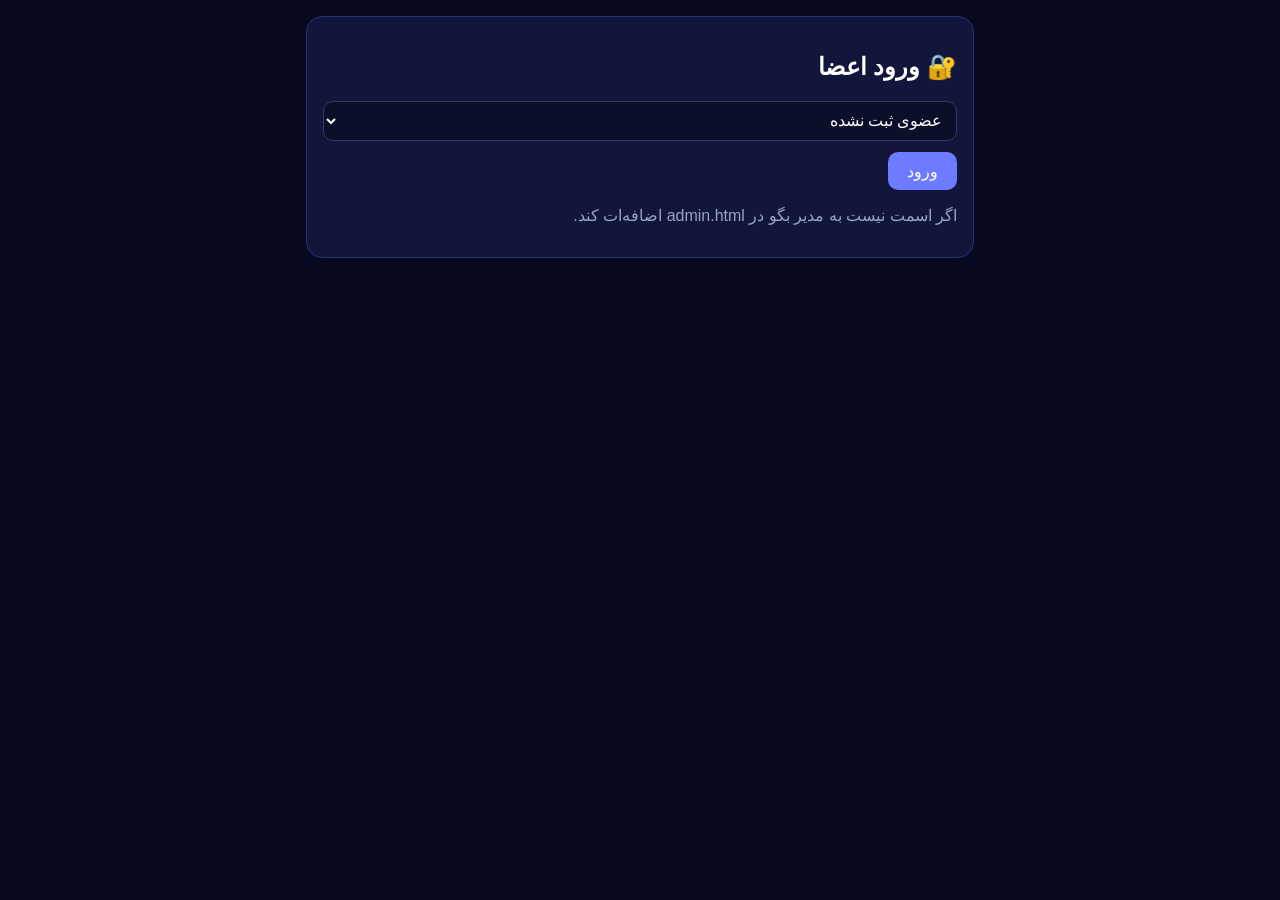
<file: members.html>
<!DOCTYPE html>
<html lang="fa" dir="rtl">
<head>
<meta charset="utf-8"><meta name="viewport" content="width=device-width,initial-scale=1">
<title>پنل اعضا | نوا</title>
<style>
*{box-sizing:border-box}body{margin:0;font-family:Vazirmatn,Tahoma,sans-serif;background:#070a1f;color:#fff}
.wrap{max-width:700px;margin:auto;padding:16px}.panel{background:#12163a;border:1px solid #2a3170;border-radius:16px;padding:16px;margin-bottom:16px}
select,input{width:100%;padding:.6rem;border-radius:10px;border:1px solid #33395f;background:#0b0f2a;color:#fff;font:inherit}
.btn{background:#6c7bff;border:0;color:#fff;border-radius:10px;padding:.6rem 1.2rem;margin-top:.7rem;font:inherit;cursor:pointer}
.btn.ghost{background:transparent;border:1px solid #6c7bff}.btn.sm{padding:.3rem .8rem;font-size:.85rem}
.bell{font-size:26px;cursor:pointer}.count{background:#ff3b5c;border-radius:99px;padding:0 9px;font-size:14px}
.msg{border:1px solid #33395f;border-radius:12px;padding:.7rem;margin-bottom:.6rem;background:#0b0f2a}
.msg.unread{border-color:#ffb830;background:rgba(255,184,48,.08)}.mut{color:#9aa3c7}.hidden{display:none}
</style>
</head>
<body>
<div class="wrap">
<div class="panel" id="loginBox"><h2>🔐 ورود اعضا</h2><select id="userSelect"></select><button class="btn" id="loginBtn">ورود</button><p class="mut">اگر اسمت نیست به مدیر بگو در admin.html اضافه‌ات کند.</p></div>
<div class="panel hidden" id="mainBox">
<div style="display:flex;justify-content:space-between;align-items:center"><b id="welcome"></b><button class="btn ghost sm" id="logoutBtn">خروج</button></div><hr>
<div class="bell">🔔 <span class="count" id="bellCount">0</span> <span style="font-size:15px">زنگوله من</span></div>
<div id="bellList" style="margin-top:.8rem"></div>
<button class="btn ghost sm" id="readAllBtn">همه را خواندم</button></div>
<div class="panel hidden" id="annBox"><h2>📢 اعلان همگانی</h2><div id="annList"></div></div>
</div>
<script>
function yesterdayStr(){const d=new Date();d.setDate(d.getDate()-1);return d.toISOString().slice(0,10)}
function cur(){return localStorage.getItem('nova_current_user')||''}
function fill(){const m=JSON.parse(localStorage.getItem('nova_members_v1')||'[]');const s=document.getElementById('userSelect');s.innerHTML='';m.forEach(n=>{const o=document.createElement('option');o.value=n;o.textContent=n;s.appendChild(o)});if(!m.length)s.innerHTML='<option>عضوی ثبت نشده</option>'}fill();
function checkAuto(){const u=cur();if(!u)return;const y=yesterdayStr();const aY=JSON.parse(localStorage.getItem('nova_att_'+y)||'{}');if(Object.keys(aY).length&&!aY[u]){const k='nova_bell_'+u;const arr=JSON.parse(localStorage.getItem(k)||'[]');if(!arr.find(m=>m.auto&&m.day===y)){arr.unshift({id:Date.now(),auto:true,day:y,title:'یادآوری فعالیت ⚠️',text:u+' عزیز، دیروز فعالیت را انجام ندادی و تیک برایت ثبت نشد.',date:new Date().toLocaleString('fa-IR'),read:false});localStorage.setItem(k,JSON.stringify(arr))}}}
function renderBell(){const u=cur();const arr=JSON.parse(localStorage.getItem('nova_bell_'+u)||'[]');document.getElementById('bellCount').textContent=arr.filter(m=>!m.read).length;const b=document.getElementById('bellList');b.innerHTML=arr.length?'':'<p class=mut>پیامی نداری 🎉</p>';arr.forEach(m=>{const d=document.createElement('div');d.className='msg'+(m.read?'':' unread');d.innerHTML='<b>'+m.title+'</b><br><small>'+m.date+'</small><p>'+m.text+'</p>';if(!m.read){const btn=document.createElement('button');btn.className='btn sm';btn.textContent='خواندم';btn.onclick=()=>{const a=JSON.parse(localStorage.getItem('nova_bell_'+u)||'[]');a.find(x=>x.id===m.id).read=true;localStorage.setItem('nova_bell_'+u,JSON.stringify(a));renderBell()};d.appendChild(btn)}b.appendChild(d)})}
function renderAnn(){const b=document.getElementById('annList');b.innerHTML='';const a=JSON.parse(localStorage.getItem('nova_ann_global_v1')||'[]');if(!a.length)b.innerHTML='<p class=mut>اعلانی نیست</p>';a.forEach(m=>{const d=document.createElement('div');d.className='msg';d.innerHTML='<b>'+m.title+'</b><p>'+m.text+'</p>';b.appendChild(d)})}
function show(){const u=cur();if(!u)return;document.getElementById('loginBox').classList.add('hidden');document.getElementById('mainBox').classList.remove('hidden');document.getElementById('annBox').classList.remove('hidden');document.getElementById('welcome').textContent='سلام '+u;checkAuto();renderBell();renderAnn()}
document.getElementById('loginBtn').onclick=()=>{const v=document.getElementById('userSelect').value;if(!v)return;localStorage.setItem('nova_current_user',v);show()};
document.getElementById('logoutBtn').onclick=()=>{localStorage.removeItem('nova_current_user');location.reload()};
document.getElementById('readAllBtn').onclick=()=>{const u=cur();const a=JSON.parse(localStorage.getItem('nova_bell_'+u)||'[]');a.forEach(m=>m.read=true);localStorage.setItem('nova_bell_'+u,JSON.stringify(a));renderBell()};
if(cur())show();
</script>
</body>
</html>
</file>
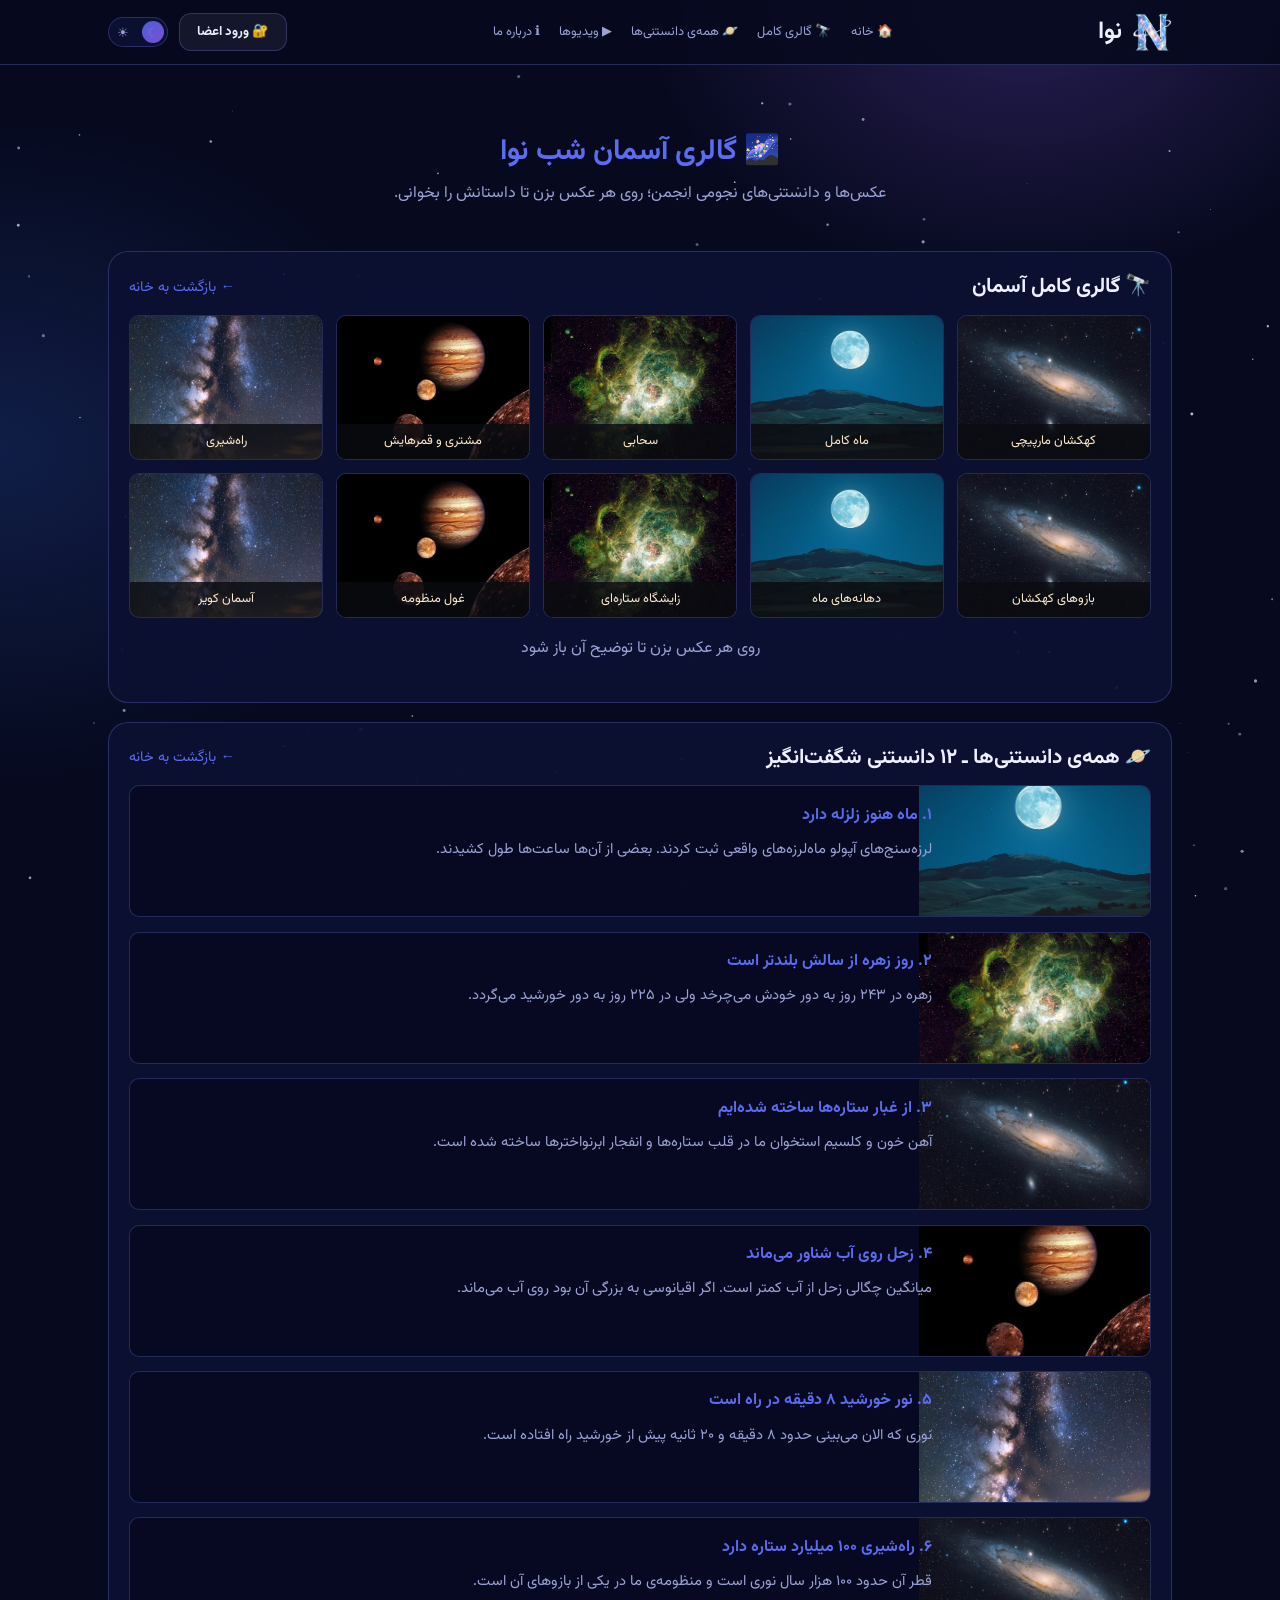
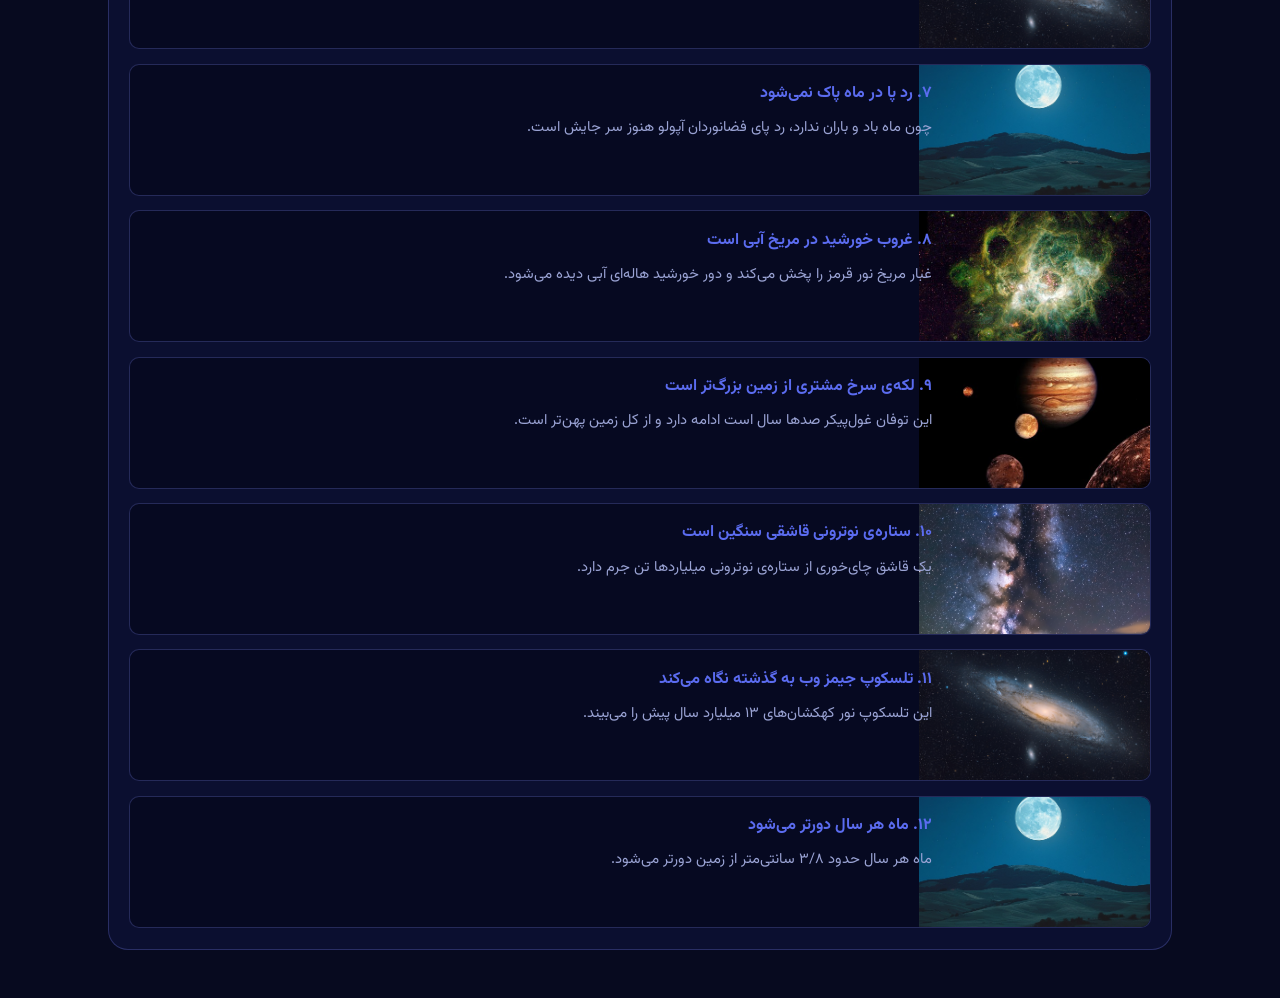
<file: sky.html>
<!DOCTYPE html>
<html lang="fa" dir="rtl" data-bs-theme="dark">
<head>
<meta charset="utf-8">
<meta name="viewport" content="width=device-width, initial-scale=1, viewport-fit=cover">
<title>گالری کامل و دانستنی‌ها | نوا</title>
<meta name="description" content="گالری کامل آسمان شب و ۱۲ دانستنی نجومی انجمن نوا">
<meta name="theme-color" content="#0a0c10">
<link rel="stylesheet" href="assets/fonts/fonts.css">
<link rel="stylesheet" href="assets/css/style.css?v=20">
<script>try{document.documentElement.dataset.bsTheme=localStorage.getItem('nova-theme')||'dark'}catch(e){}</script>
<style>
.pagehead{text-align:center;padding:2.2rem 1.3rem 1.4rem}
.pagehead h1{font-size:1.8rem;color:var(--a1)}
.pagehead p{color:var(--mut);margin:.4rem 0 0}
.gal{display:grid;grid-template-columns:repeat(5,1fr);gap:.8rem}
@media(max-width:900px){.gal{grid-template-columns:repeat(3,1fr)}}
@media(max-width:600px){.gal{grid-template-columns:repeat(2,1fr)}}
.g{padding:0;border:1px solid var(--line);border-radius:10px;overflow:hidden;cursor:zoom-in;background:var(--in);aspect-ratio:4/3;position:relative;font:inherit;color:inherit;transition:border-color .25s,transform .25s}
.g:hover{border-color:var(--a1);transform:translateY(-3px)}
.g img{width:100%;height:100%;object-fit:cover;display:block;transition:transform .5s,filter .5s}
.g:hover img{transform:scale(1.07);filter:saturate(1.25)}
.g .cap{position:absolute;bottom:0;right:0;left:0;padding:.35rem .6rem;font-size:.8rem;background:rgba(10,12,16,.82);color:#ffe9cf;text-align:center}
.facts{display:grid;grid-template-columns:1fr;gap:.9rem}
.facts article{display:grid;grid-template-columns:200px 1fr;border:1px solid var(--line);border-radius:10px;overflow:hidden;background:var(--in);transition:border-color .25s,transform .25s}
.facts article:hover{border-color:var(--a2);transform:translateX(-4px)}
.facts .fi{height:100%;min-height:130px;background-size:cover;background-position:center}
.facts .ft{padding:.9rem 1.1rem}
.facts b{color:var(--a1)}
.facts p{margin:.3rem 0 0;font-size:.92rem;color:var(--mut)}
@media(max-width:600px){.facts article{grid-template-columns:1fr}.facts .fi{height:150px;min-height:0}}
#gallery,#facts{scroll-margin-top:90px}
#nv-modal{position:fixed;inset:0;z-index:99;display:none;align-items:center;justify-content:center;padding:1rem;background:rgba(5,6,10,.8)}
#nv-modal.open{display:flex}
#nv-modal .box{max-width:640px;width:100%;background:var(--card);border:1px solid var(--line);border-radius:12px;overflow:hidden}
#nv-modal img{width:100%;max-height:60vh;object-fit:cover;display:block}
#nv-modal .tx{padding:1.1rem 1.3rem;border-top:2px solid var(--line)}
#nv-modal .tx h3{margin:0 0 .4rem;color:var(--a1)}
#nv-modal .tx p{margin:0;color:var(--mut);line-height:1.9}
#nv-modal .cls{display:block;margin:1rem auto 0}
</style>
</head>
<body>
<canvas id="sky" aria-hidden="true"></canvas>
<header>
<div class="wrap bar">
<button class="menu" id="menuBtn" type="button" aria-expanded="false" aria-controls="menu" aria-label="منو">
<svg width="26" height="26" viewBox="0 0 24 24" fill="none" stroke="currentColor" stroke-width="2.2" stroke-linecap="round"><path d="M4 6h16M4 12h16M4 18h16"/></svg>
</button>
<a class="brand" href="index.html"><img src="assets/icons/nova-light.png" alt="لوگوی نوا" width="42" height="42"><span><b>نوا</b><small>سفری به دنیای ستارگان...</small></span></a>
<div class="dnav">
<a href="index.html">🏠 خانه</a>
<a href="#gallery">🔭 گالری کامل</a>
<a href="#facts">🪐 همه‌ی دانستنی‌ها</a>
<a href="index.html#videos">▶ ویدیوها</a>
<a href="index.html#about">ℹ درباره ما</a>
</div>
<a class="btn ghost lg" href="login/login.html">🔐<span> ورود اعضا</span></a>
<button class="tg" id="themeBtn" type="button" aria-label="تغییر حالت شب و روز"><span>☀</span><span>☾</span></button>
</div>
<nav id="menu" aria-label="منوی اصلی">
<a href="index.html">🏠 خانه</a>
<a href="#gallery">🔭 گالری کامل</a>
<a href="#facts">🪐 همه‌ی دانستنی‌ها</a>
<a href="login/login.html">🔐 ورود اعضا و مدیران</a>
</nav>
</header>
<main>
<div class="wrap stack">
<section class="pagehead">
<h1>🌌 گالری آسمان شب نوا</h1>
<p>عکس‌ها و دانستنی‌های نجومی انجمن؛ روی هر عکس بزن تا داستانش را بخوانی.</p>
</section>
<section class="panel rv on" id="gallery">
<div class="ph"><h2>🔭 گالری کامل آسمان</h2><a class="more" href="index.html#gallery">← بازگشت به خانه</a></div>
<div class="gal">
<button type="button" class="g" data-t="کهکشان مارپیچی" data-d="کهکشان‌های مارپیچی مثل راه‌شیری از میلیاردها ستاره و گاز ساخته شده‌اند. بازوهای روشن آن‌ها زایشگاه ستاره‌های تازه است."><img src="assets/img/3.jpg" alt="کهکشان مارپیچی" loading="lazy"><span class="cap">کهکشان مارپیچی</span></button>
<button type="button" class="g" data-t="ماه کامل" data-d="ماه حدود ۳۸۴ هزار کیلومتر با زمین فاصله دارد. لکه‌های تیره‌ی آن دشت‌های گدازه‌ای سردشده است."><img src="assets/img/9.jpg" alt="ماه کامل" loading="lazy"><span class="cap">ماه کامل</span></button>
<button type="button" class="g" data-t="سحابی" data-d="سحابی‌ها ابرهای گاز و غبار میان‌ستاره‌ای‌اند و بسیاری از آن‌ها زادگاه ستاره‌ها هستند."><img src="assets/img/7.jpg" alt="سحابی" loading="lazy"><span class="cap">سحابی</span></button>
<button type="button" class="g" data-t="مشتری و قمرهایش" data-d="مشتری بزرگ‌ترین سیاره‌ی منظومه‌ی شمسی است. چهار قمر بزرگ آن را گالیله در سال ۱۶۱۰ کشف کرد."><img src="assets/img/4.jpg" alt="مشتری و قمرهایش" loading="lazy"><span class="cap">مشتری و قمرهایش</span></button>
<button type="button" class="g" data-t="راه‌شیری در آسمان تاریک" data-d="در آسمان بدون آلودگی نوری، نوار راه‌شیری با چشم غیرمسلح دیده می‌شود. پرنورترین بخش آن سمت صورت فلکی کمان است."><img src="assets/img/8.png" alt="راه شیری" loading="lazy"><span class="cap">راه‌شیری</span></button>
<button type="button" class="g" data-t="بازوهای کهکشان" data-d="هر بازوی کهکشان مارپیچی پر از سحابی و خوشه‌ی ستاره‌ای جوان است و کل سامانه حول هسته‌ی مرکزی می‌چرخد."><img src="assets/img/3.jpg" alt="بازوهای کهکشان" loading="lazy"><span class="cap">بازوهای کهکشان</span></button>
<button type="button" class="g" data-t="دهانه‌های ماه" data-d="دهانه‌های ماه بیشتر از برخورد شهاب‌سنگ‌ها ساخته شده‌اند چون ماه جو غلیظی برای سوزاندن آن‌ها ندارد."><img src="assets/img/9.jpg" alt="دهانه‌های ماه" loading="lazy"><span class="cap">دهانه‌های ماه</span></button>
<button type="button" class="g" data-t="زایشگاه ستاره‌ای" data-d="داخل سحابی‌ها گرانش گازها را جمع می‌کند تا ستاره‌ی تازه روشن شود. رنگ سحابی از نوع گاز و ستاره‌های نزدیک می‌آید."><img src="assets/img/7.jpg" alt="زایشگاه ستاره‌ای" loading="lazy"><span class="cap">زایشگاه ستاره‌ای</span></button>
<button type="button" class="g" data-t="غول منظومه" data-d="مشتری آن‌قدر بزرگ است که حدود ۱۳۰۰ زمین داخل آن جا می‌شود. توفان لکه‌ی سرخ آن صدها سال است ادامه دارد."><img src="assets/img/4.jpg" alt="غول منظومه" loading="lazy"><span class="cap">غول منظومه</span></button>
<button type="button" class="g" data-t="آسمان کویر" data-d="کویر به‌خاطر هوای خشک و نور کم بهترین جا برای رصد راه‌شیری است. کافی است ۲۰ دقیقه به چشم‌ها فرصت بدهی."><img src="assets/img/8.png" alt="آسمان کویر" loading="lazy"><span class="cap">آسمان کویر</span></button>
</div>
<p class="mut" style="text-align:center">روی هر عکس بزن تا توضیح آن باز شود</p>
</section>
<section class="panel rv on" id="facts">
<div class="ph"><h2>🪐 همه‌ی دانستنی‌ها ـ ۱۲ دانستنی شگفت‌انگیز</h2><a class="more" href="index.html#facts">← بازگشت به خانه</a></div>
<div class="facts">
<article><div class="fi" style="background-image:url(assets/img/9.jpg)"></div><div class="ft"><b>۱. ماه هنوز زلزله دارد</b><p>لرزه‌سنج‌های آپولو ماه‌لرزه‌های واقعی ثبت کردند. بعضی از آن‌ها ساعت‌ها طول کشیدند.</p></div></article>
<article><div class="fi" style="background-image:url(assets/img/7.jpg)"></div><div class="ft"><b>۲. روز زهره از سالش بلندتر است</b><p>زهره در ۲۴۳ روز به دور خودش می‌چرخد ولی در ۲۲۵ روز به دور خورشید می‌گردد.</p></div></article>
<article><div class="fi" style="background-image:url(assets/img/3.jpg)"></div><div class="ft"><b>۳. از غبار ستاره‌ها ساخته شده‌ایم</b><p>آهن خون و کلسیم استخوان ما در قلب ستاره‌ها و انفجار ابرنواخترها ساخته شده است.</p></div></article>
<article><div class="fi" style="background-image:url(assets/img/4.jpg)"></div><div class="ft"><b>۴. زحل روی آب شناور می‌ماند</b><p>میانگین چگالی زحل از آب کمتر است. اگر اقیانوسی به بزرگی آن بود روی آب می‌ماند.</p></div></article>
<article><div class="fi" style="background-image:url(assets/img/8.png)"></div><div class="ft"><b>۵. نور خورشید ۸ دقیقه در راه است</b><p>نوری که الان می‌بینی حدود ۸ دقیقه و ۲۰ ثانیه پیش از خورشید راه افتاده است.</p></div></article>
<article><div class="fi" style="background-image:url(assets/img/3.jpg)"></div><div class="ft"><b>۶. راه‌شیری ۱۰۰ میلیارد ستاره دارد</b><p>قطر آن حدود ۱۰۰ هزار سال نوری است و منظومه‌ی ما در یکی از بازوهای آن است.</p></div></article>
<article><div class="fi" style="background-image:url(assets/img/9.jpg)"></div><div class="ft"><b>۷. رد پا در ماه پاک نمی‌شود</b><p>چون ماه باد و باران ندارد، رد پای فضانوردان آپولو هنوز سر جایش است.</p></div></article>
<article><div class="fi" style="background-image:url(assets/img/7.jpg)"></div><div class="ft"><b>۸. غروب خورشید در مریخ آبی است</b><p>غبار مریخ نور قرمز را پخش می‌کند و دور خورشید هاله‌ای آبی دیده می‌شود.</p></div></article>
<article><div class="fi" style="background-image:url(assets/img/4.jpg)"></div><div class="ft"><b>۹. لکه‌ی سرخ مشتری از زمین بزرگ‌تر است</b><p>این توفان غول‌پیکر صدها سال است ادامه دارد و از کل زمین پهن‌تر است.</p></div></article>
<article><div class="fi" style="background-image:url(assets/img/8.png)"></div><div class="ft"><b>۱۰. ستاره‌ی نوترونی قاشقی سنگین است</b><p>یک قاشق چای‌خوری از ستاره‌ی نوترونی میلیاردها تن جرم دارد.</p></div></article>
<article><div class="fi" style="background-image:url(assets/img/3.jpg)"></div><div class="ft"><b>۱۱. تلسکوپ جیمز وب به گذشته نگاه می‌کند</b><p>این تلسکوپ نور کهکشان‌های ۱۳ میلیارد سال پیش را می‌بیند.</p></div></article>
<article><div class="fi" style="background-image:url(assets/img/9.jpg)"></div><div class="ft"><b>۱۲. ماه هر سال دورتر می‌شود</b><p>ماه هر سال حدود ۳/۸ سانتی‌متر از زمین دورتر می‌شود.</p></div></article>
</div>
</section>
</div>
</main>
<div id="nv-modal" role="dialog" aria-modal="true"><div class="box"><img id="nv-img" alt=""><div class="tx"><h3 id="nv-t"></h3><p id="nv-d"></p><button class="btn ghost sm cls" id="nv-close" type="button">بستن</button></div></div></div>
<script src="assets/js/nova.js?v=13"></script>
<script>
(function(){
var m=document.getElementById('nv-modal');
function close(){m.classList.remove('open')}
document.addEventListener('click',function(e){
var g=e.target.closest?e.target.closest('.g'):null;
if(g){var im=g.querySelector('img');document.getElementById('nv-t').textContent=g.getAttribute('data-t')||'';document.getElementById('nv-d').textContent=g.getAttribute('data-d')||'';document.getElementById('nv-img').src=im?im.src:'';m.classList.add('open');return;}
if(e.target===m||e.target.id==='nv-close')close();
});
if(location.hash){var t=document.querySelector(location.hash);if(t)setTimeout(function(){t.scrollIntoView({behavior:'smooth'})},400);}
})();
</script>
</body>
</html>
</file>
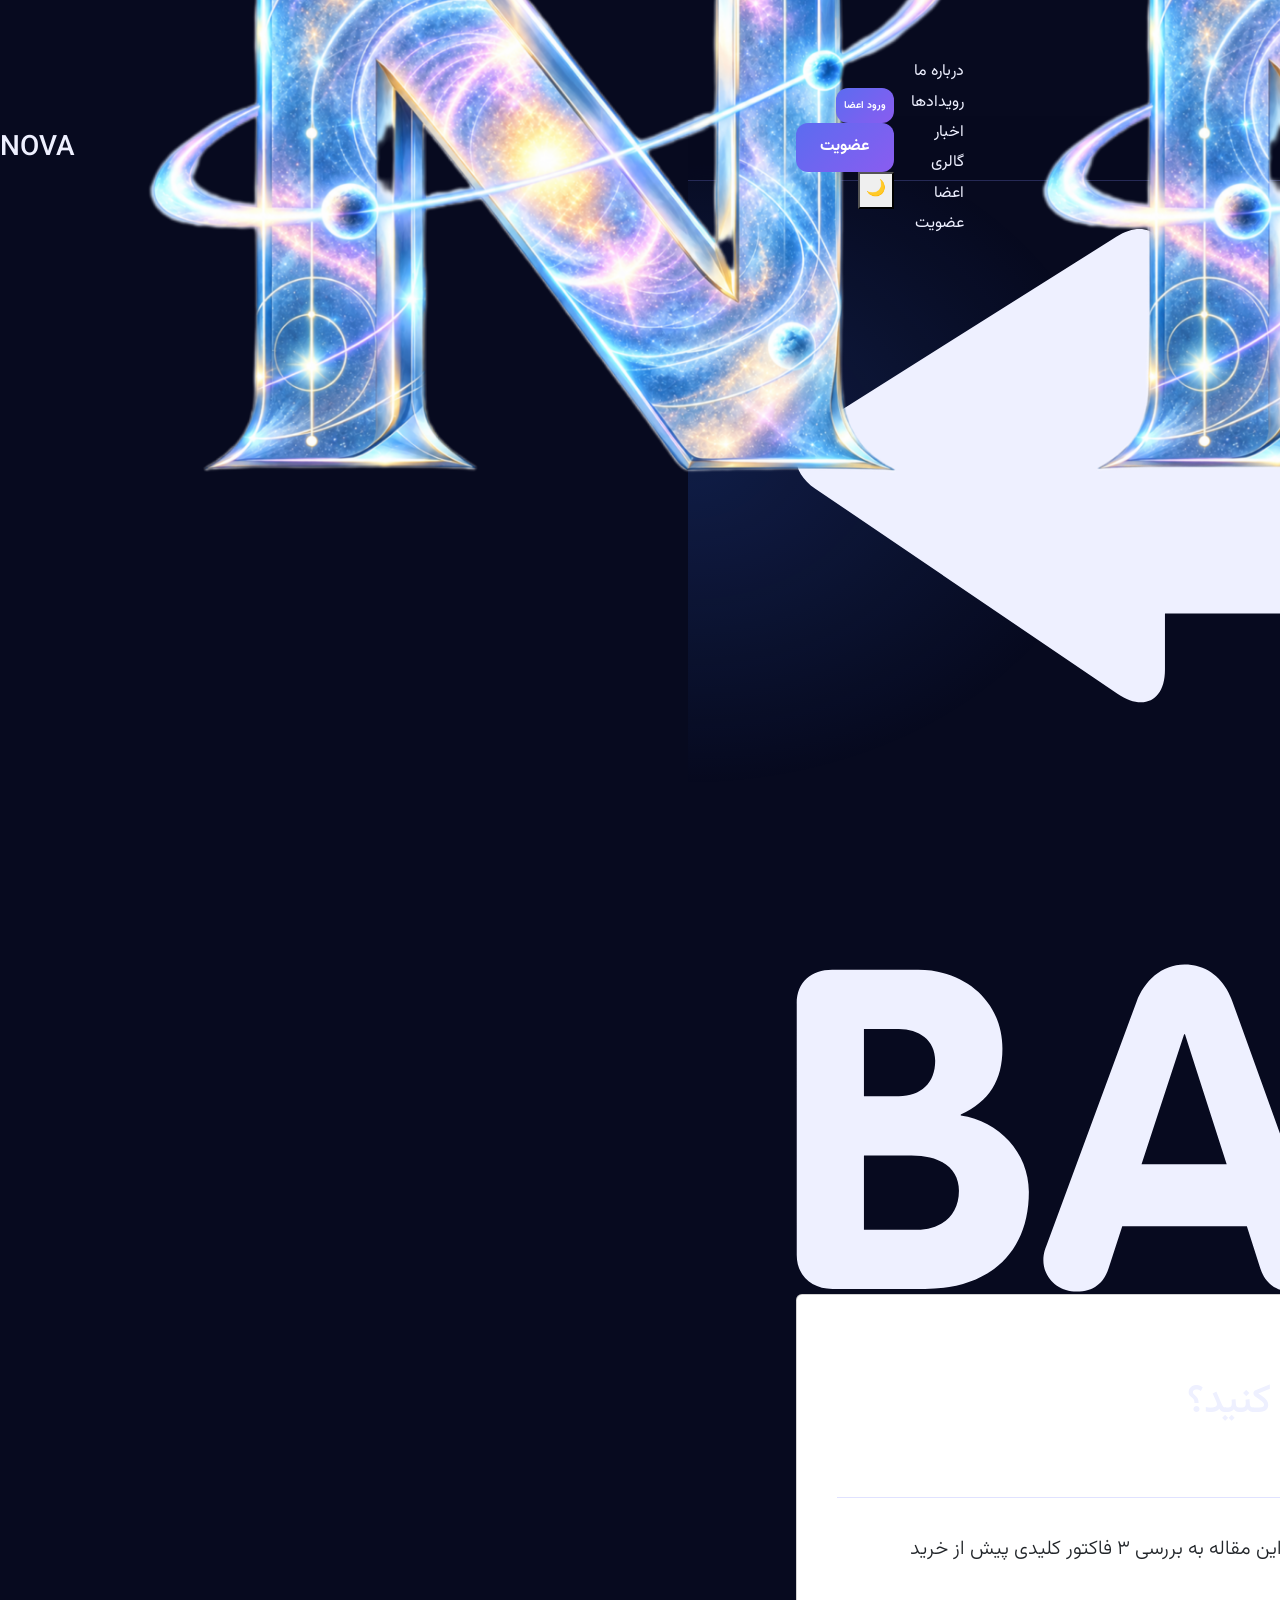
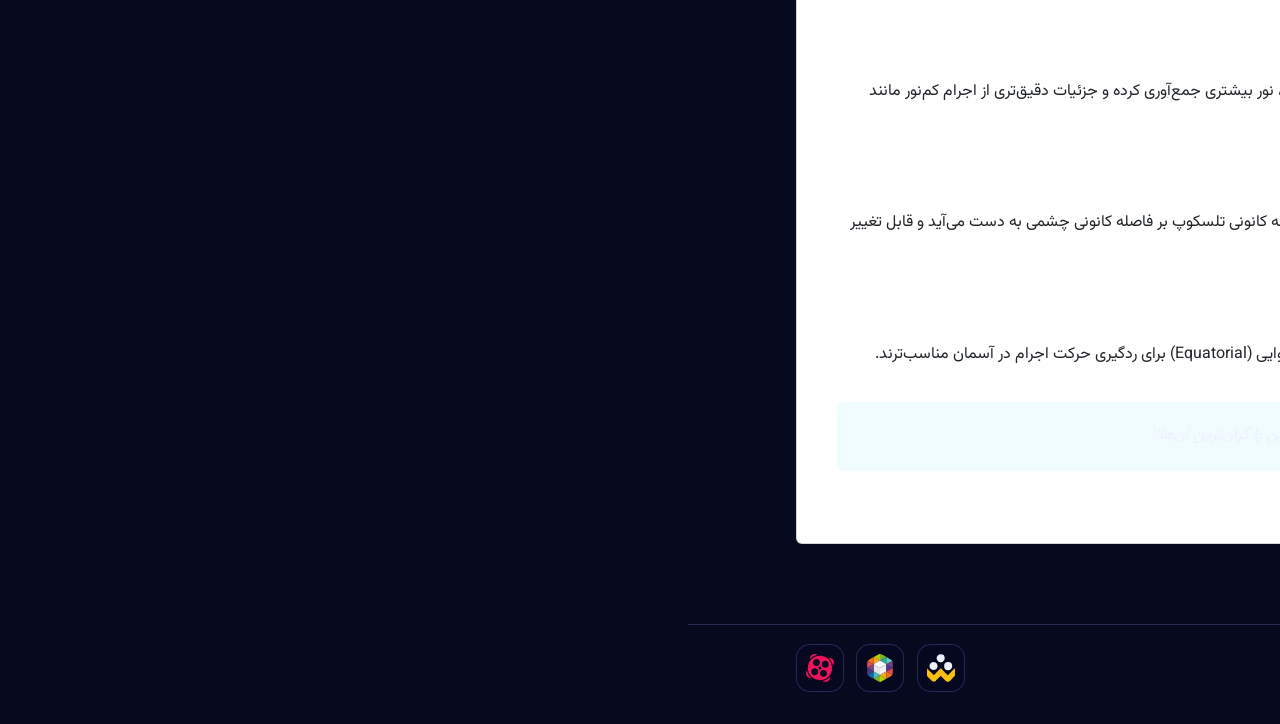
<file: articles/article-detail.html>
<!DOCTYPE html>
<html lang="fa" dir="rtl">

<head>
    <meta charset="utf-8">
    <meta name="viewport" content="width=device-width, initial-scale=1, viewport-fit=cover">
    <title>مقاله آموزشی · انجمن نجوم نوا</title>
    <link rel="stylesheet" href="../assets/BootStrap/css/bootstrap.min.css">
    <link rel="stylesheet" href="../assets/fonts/fonts.css">
    <link rel="stylesheet" href="../assets/css/style.css">
    <link rel="stylesheet" href="../assets/css/article.css">
    <link rel="apple-touch-icon" sizes="180x180" href="../assets/favicon/apple-touch-icon.png">
    <link rel="icon" type="image/png" sizes="32x32" href="../assets/favicon/favicon-32x32.png">
    <link rel="icon" type="image/png" sizes="16x16" href="../assets/favicon/favicon-16x16.png">
    <link rel="manifest" href="../assets/favicon/site.webmanifest">
</head>

<body>
    <canvas id="sky" aria-hidden="true"></canvas>

    <!-- ۱. لایه تیره پس‌زمینه موبایل -->
    <div class="nav-overlay" id="navOverlay"></div>

    <!-- ۲. منوی کشویی Off-Canvas مخصوص موبایل (خارج از header جهت حل مشکل بلور) -->
    <nav id="nav" class="mobile-nav">
        <div class="nav-header-mobile">
            <span class="nav-title-mobile Pacifico-font">NOVA</span>
            <button class="nav-close-btn" id="navCloseBtn" type="button" aria-label="بستن منو">&times;</button>
        </div>
        <a href="../index.html#about">درباره ما</a>
        <a href="../index.html#events">رویدادها</a>
        <a href="../index.html#news">اخبار</a>
        <a href="../index.html#gallery">گالری</a>
        <a href="../index.html#team">اعضا</a>
        <a href="../index.html#join">عضویت</a>
        <div class="nav-mobile-logins">
            <a href="../login/login2.html" class="btn btn-login-mobile">ورود اعضا</a>
        </div>
    </nav>

    <!-- ۳. هدر اصلی سایت -->
    <header>
        <div class="wrap bar">
            <!-- دکمه همبرگری موبایل -->
            <button class="menu" type="button" aria-expanded="false" aria-controls="nav" aria-label="باز کردن منو">
                <svg xmlns="http://www.w3.org/2000/svg" width="24" height="24" viewBox="0 0 24 24" fill="none">
                    <path d="M2 6C2 5.44772 2.44772 5 3 5H21C21.5523 5 22 5.44772 22 6C22 6.55228 21.5523 7 21 7H3C2.44772 7 2 6.55228 2 6Z" fill="#ffffff"/>
                    <path d="M2 12.0322C2 11.4799 2.44772 11.0322 3 11.0322H21C21.5523 11.0322 22 11.4799 22 12.0322C22 12.5845 21.5523 13.0322 21 13.0322H3C2.44772 13.0322 2 12.5845 2 12.0322Z" fill="#ffffff"/>
                    <path d="M3 17.0645C2.44772 17.0645 2 17.5122 2 18.0645C2 18.6167 2.44772 19.0645 3 19.0645H21C21.5523 19.0645 22 18.6167 22 18.0645C22 17.5122 21.5523 17.0645 21 17.0645H3Z" fill="#ffffff"/>
                </svg>
            </button>
            <!-- سمت راست: لوگو -->
            <a class="brand" href="../index.html#top" aria-label="انجمن نجوم نوا">
                <img src="../assets/icons/nova-light.png" alt="logo" class="nova-logo light">
                <img src="../assets/icons/nova-light.png" alt="logo" class="nova-logo dark">
                <h3 class="Pacifico-font typographi">NOVA</h3>
            </a>

            <!-- وسط: لینک‌های منوی دسکتاپ (دقیقاً داخل کادر بنفش) -->
            <div class="desktop-nav">
                <a href="../index.html#about">درباره ما</a>
                <a href="../index.html#events">رویدادها</a>
                <a href="../index.html#news">اخبار</a>
                <a href="../index.html#gallery">گالری</a>
                <a href="../index.html#team">اعضا</a>
                <a href="../index.html#join">عضویت</a>
            </div>

            <!-- سمت چپ: دکمه‌های ورود/عضویت + تغییر تم + همبرگری موبایل -->
            <div class="header-left-actions">
                <div class="logins">
                    <a href="../login/login2.html" class="btn p-2 login-desktop-btn" style="font-size: 10px;">ورود اعضا</a>
                    <a class="btn" href="../index.html#join">عضویت</a>
                </div>

                <button class="theme-switch" id="themeToggleBtn" type="button" aria-label="تغییر تم">
                    <span class="theme-switch-track">
                        <span class="theme-switch-thumb">
                            <span id="themeIcon">🌙</span>
                        </span>
                    </span>
                </button>
            </div>
        </div>
    </header>
    <main class="wrap detail-page">
        <a href="../index.html#news" class="back-link-login" title="بازگشت">
            <svg viewBox="0 0 36 36" xmlns="http://www.w3.org/2000/svg">
                <path fill="currentColor"
                    d="M34 3H12.475V1.128c0-1.046-.74-1.435-1.645-.865L.69 6.652c-.905.57-.922 1.527-.038 2.127l10.215 6.931c.884.602 1.607.235 1.607-.811V13H34a2 2 0 0 0 2-2V5a2 2 0 0 0-2-2zM.024 26.184c0-.727.5-1.137 1.197-1.137H4.13c1.576 0 2.849 1.061 2.849 2.667c0 1.061-.439 1.772-1.409 2.227v.03c1.288.183 2.303 1.258 2.303 2.576c0 2.137-1.424 3.288-3.516 3.288h-3.12c-.697 0-1.212-.439-1.212-1.151v-8.5zm2.273 3.135h1.182c.742 0 1.227-.439 1.227-1.196c0-.713-.561-1.076-1.227-1.076H2.297v2.272zm0 4.516h1.788c.818 0 1.424-.47 1.424-1.318c0-.712-.545-1.197-1.606-1.197H2.297v2.515zm9.217-7.713c.258-.696.85-1.257 1.621-1.257c.805 0 1.365.53 1.621 1.257l2.971 8.243c.092.242.121.454.121.561c0 .591-.484 1-1.045 1c-.637 0-.955-.333-1.107-.788l-.453-1.424H11.03l-.455 1.409c-.15.47-.469.803-1.09.803c-.607 0-1.122-.454-1.122-1.061c0-.242.076-.424.106-.5l3.045-8.243zm.168 5.501h2.879l-1.41-4.395h-.029l-1.44 4.395zm11.378-6.758c1.106 0 3.258.363 3.258 1.696c0 .546-.379 1.016-.94 1.016-.621 0-1.046-.53-2.318-.53c-1.879 0-2.849 1.591-2.849 3.439c0 1.803.985 3.349 2.849 3.349c1.272 0 1.788-.637 2.409-.637c.682 0 1 .682 1 1.03c0 1.455-2.288 1.788-3.409 1.788c-3.076 0-5.212-2.439-5.212-5.576c0-3.151 2.121-5.575 5.212-5.575zm4.471 1.212c0-.621.455-1.121 1.137-1.121c.651 0 1.137.424 1.137 1.121v3.273l3.727-3.97c.167-.182.455-.424.879-.424c.576 0 1.121.439 1.121 1.091c0 .393-.242.712-.742 1.212l-2.863 2.818l3.5 3.651c.363.364.637.697.637 1.152c0 .712-.562 1.045-1.183 1.045c-.44 0-.727-.258-1.151-.712l-3.924-4.243v3.864c0 .591-.455 1.091-1.137 1.091c-.651 0-1.137-.424-1.137-1.091v-8.757z" />
            </svg>
        </a>
        <article class="card detail-card">
            <div class="detail-header">
                <span class="tag t">راهنمای خرید</span>
                <h1>چگونه اولین تلسکوپ‌‌تان را انتخاب کنید؟</h1>
                <div class="article-author">
                    <span>نویسنده: شایان توکلی</span> · <span>زمان مطالعه: ۵ دقیقه</span>
                </div>
            </div>

            <div class="detail-content">
                <p class="lead">خرید اولین تلسکوپ می‌تواند شگفت‌انگیز اما کمی گیج‌کننده باشد. در این مقاله به بررسی ۳ فاکتور کلیدی پیش از خرید می‌‌پردازیم.</p>

                <h3>۱. گشودگی دهانه (Aperture)</h3>
                <p>مهم‌ترین ویژگی هر تلسکوپ قطر عدسی یا آینه اصلی آن است. هرچه دهانه بزرگ‌تر باشد، نور بیشتری جمع‌آوری کرده و جزئیات دقیق‌تری از اجرام کم‌نور مانند سحابی‌ها را نمایش می‌دهد.</p>

                <h3>۲. فاصله کانونی و بزرگ‌نمایی</h3>
                <p>برخلاف تصور عموم، بزرگ‌نمایی اصلی‌ترین معیار نیست! بزرگ‌نمایی از حاصل‌تقسیم فاصله کانونی تلسکوپ بر فاصله کانونی چشمی به دست می‌‌آید و قابل تغییر است.</p>

                <h3>۳. نوع پایه (Mount)</h3>
                <p>پایه‌های سمت‌-ارتفاعی (Alt-Az) ساده‌ترند و برای مبتدیان عالی هستند، اما پایه‌های استوایی (Equatorial) برای ردگیری حرکت اجرام در آسمان مناسب‌ترند.</p>

                <blockquote class="article-quote">
                    "بهترین تلسکوپ، تلسکوپی است که بیشتر از همه از آن استفاده می‌کنید، نه بزرگ‌ترین یا گران‌ترین آن‌ها!"
                </blockquote>
            </div>
        </article>
    </main>

    <footer>
        <div class="wrap foot">
            <div class="text">© انجمن نجوم نوا · همه‌ی حقوق محفوظ است.</div>
            <div class="soc">
                <a href="https://shad.ir/novaastro405"><svg xmlns="http://www.w3.org/2000/svg"
                        viewBox="0 0 362.8 357.9">
                        <defs>
                            <style>
                                .cls-1 {
                                    fill: #fcc110;
                                }

                                .cls-2 {
                                    fill: currentColor;
                                }
                            </style>
                        </defs>
                        <g id="Layer_2" data-name="Layer 2">
                            <g id="logo">
                                <g id="shad_logo_farsgraphic" data-name="shad logo farsgraphic">
                                    <path class="cls-1"
                                        d="M.1,234.5V187.6c0-.5-.4-1.2.4-1.5s1.1.4,1.5.8l16.8,16.9,38.2,38,27.9,28c2.6,2.7,2.6,2.7,5.3,0l26.7-26.5L145,215.2l31.6-31.3c1.4-2.3,2.7-1.6,4.1-.2l42.1,42.5c10,10.1,19.9,20.1,29.7,30.3,5,5.2,10.4,9.9,15.2,15.4,1.4,1.6,2.7,1.3,4-.1l12.7-12.6,13.7-13.9c7.6-7.7,15.1-15.4,22.7-23l27.1-27c4.1-4,8.2-8,12.2-12.1.5-.4.9-1,1.5-.6a1.8,1.8,0,0,1,1.1,1.3v2.3q0,45.3.1,90.8a4.6,4.6,0,0,1-1.6,3.6q-16.5,16.3-32.7,32.8l-29.7,30c-5.5,5.5-11.1,10.9-19,13.1a36,36,0,0,1-19.8.1c-7.3-1.9-12.7-6.5-17.8-11.7-9.8-10.1-19.8-20.1-29.7-30.1l-31.9-32.3c-2.1-2.1-2.4-2.2-4.4-.2l-43.9,43.9c-6.9,6.9-13.7,14-20.9,20.7-9.4,8.6-20.3,11.4-32.8,8.2-6.9-1.8-12.3-5.5-17.1-10.5s-10.8-10.8-16.2-16.1L25.7,308.7c-5.4-5.3-10.9-10.6-16.2-16.1-2.9-3-6.2-5.5-8.7-8.8a4.6,4.6,0,0,1-.8-2.5V234.5Z" />
                                    <path class="cls-2"
                                        d="M222,154.8a52.4,52.4,0,1,1,104.8.5c0,28.6-23.8,52.1-52.5,52A52.4,52.4,0,0,1,222,154.8Z" />
                                    <path class="cls-2"
                                        d="M229.4,52.5c.3,28-23.2,52.1-51,52.4-29.7.3-53.7-22.7-53.9-51.7S147.3.3,176.9,0A52.4,52.4,0,0,1,229.4,52.5Z" />
                                    <path class="cls-2"
                                        d="M124.6,189.6c-42.9,35.6-92.6,5.1-92.7-36.1,0-29.5,23.2-53.1,52.4-53.1C125.1,100.5,154.5,146,124.6,189.6Z" />
                                </g>
                            </g>
                        </g>
                    </svg></a><a href="https://rubika.ir/novaastro405"><svg xmlns="http://www.w3.org/2000/svg"
                        id="Layer_1" data-name="Layer 1" viewBox="0 0 495.37 543.04">
                        <path
                            d="M246.07,0h1.76c.48,42.73-.25,128.44-.25,128.44-40.86-22.92-82-45.3-122.84-68.29q40.13-22.81,80.32-45.51c12.69-7.16,26.33-13.31,41-14.64Z"
                            fill="#b8ce01" />
                        <path
                            d="M247.73,0h3C266.62,1.43,281,9,294.67,16.68Q332.91,38.25,371.05,60c-41,22.73-82.45,45.82-123.51,68.48-.35-42.73.63-85.77.15-128.5Z"
                            fill="#7db425" />
                        <path
                            d="M124.77,60.11,247.61,128.4,123.92,200.66s-.06-45.85.08-68.71C123.89,108.21,124.77,60.11,124.77,60.11Z"
                            fill="#f6a925" />
                        <path
                            d="M371.19,60l.35.19c-.1,42.59,0,85.18,0,127.77-.07,4.17-.11,12.77-.11,12.77L247.62,128.45S330.2,82.76,371.23,60Z"
                            fill="#35ac9d" />
                        <path
                            d="M371.44,60.21c27.28,15.51,54.37,31.36,81.47,47.17,13.11,7.36,27,15.52,34.16,29.39-38.38,21.25-115.68,64-115.68,64s-.06-8.61,0-12.78q0-63.89,0-127.77Z"
                            fill="#59d6bd" />
                        <path
                            d="M46.5,105c25.65-15,78.19-44.88,78.19-44.88L124,200.66S47,158.21,8.71,137C17.05,122.13,32.11,113.12,46.5,105Z"
                            fill="#ef7414" />
                        <path
                            d="M247.5,128.44l123.81,72.3s-39.84,22-59.62,32.64c-21.14,12-64.09,35.82-64.09,35.82L123.94,200.66Z"
                            fill="#fff" />
                        <path
                            d="M0,193C.11,174.17-.23,154.15,8.66,137,47,158.21,123.92,200.66,123.92,200.66,82.55,224.58,41.38,248.86,0,272.81,0,246.21,0,219.62,0,193Z"
                            fill="#e74b50" />
                        <path
                            d="M487.07,136.77c7.54,14.1,8.64,30.5,8.22,46.19v90.11L371.41,200.76S448.69,158,487.07,136.77Z"
                            fill="#794387" />
                        <path
                            d="M123.92,200.66c.19-.08,123.66,68.54,123.66,68.54s0,71.69.07,106.76c.2,11.29-.07,34.11-.07,34.11-41.27-22.78-82.32-45.76-123.6-68.54l-.07-.31V200.66Z"
                            fill="#e4e4e4" />
                        <path
                            d="M0,272.81c41.35-24,82.52-48.23,123.89-72.15q-.06,70.29,0,140.56c-6.35-2.65-12.13-6.43-18.19-9.64C70.5,312.21,35.38,292.39,0,273.21v-.4Z"
                            fill="#794387" />
                        <path
                            d="M371.39,200.76v86.18c-.13,18.27.46,36.47,0,54.73-41.21,22.4-123.82,68.4-123.82,68.4s.27-22.82.07-34.11c0-35.07-.07-106.76-.07-106.76Z"
                            fill="#f1f1f1" />
                        <path
                            d="M371.39,200.76s123.88,72.14,123.88,72.31c-41.17,22.82-123.87,68.6-123.87,68.6h0c.46-18.26-.13-36.46,0-54.73V200.76Z"
                            fill="#4c3683" />
                        <path
                            d="M0,273.21c35.36,19.21,70.43,39,105.7,58.4,6.06,3.21,11.84,7,18.19,9.64l.07.31Q67,374.79,10,408.05C6,402,4,394.86,2.53,387.8.14,376,0,364,0,352v-78.8Z"
                            fill="#4c3683" />
                        <path
                            d="M495.27,273.07c.06,27.65,0,55.3,0,82.95.4,17.73-.12,36.62-9.57,52.25-34.2-20-114.33-66.6-114.33-66.6S454.1,295.89,495.27,273.07Z"
                            fill="#e74b50" />
                        <path
                            d="M10,408Q67,374.72,124,341.53c-.25,46.83.08,93.67-.16,140.49q-40.35-22.75-80.49-45.86C30.82,428.76,18,420.53,10,408Z"
                            fill="#0f68a0" />
                        <path
                            d="M124,341.53c41.28,22.78,82.33,45.76,123.6,68.54-41.2,24-123.7,72-123.76,71.95.24-46.82-.09-93.66.16-140.49Z"
                            fill="#49bdca" />
                        <path
                            d="M371.2,341.76l.2-.09c.12,46.84-.25,93.69.19,140.53l-.31.15c-32.66-19.51-65.71-38.4-98.52-57.68-8.26-4.7-25.18-14.6-25.18-14.6S330,364.21,371.2,341.76Z"
                            fill="#f6a925" />
                        <path
                            d="M371.4,341.67h0c3.65,2.49,80.13,46.62,114.33,66.6-4.86,8.3-12.56,14.39-20.32,19.84-12.52,8.42-25.88,15.47-38.9,23.05-18.31,10.35-36.5,20.91-54.92,31-.44-46.84-.07-93.69-.19-140.53Z"
                            fill="#ef7414" />
                        <path
                            d="M247.58,410.07V543c-10.25-1.51-21.42-3.87-30.5-9.08C186,516.66,154.81,499.5,123.82,482,165,458,206.38,434.12,247.58,410.07Z"
                            fill="#7db425" />
                        <path
                            d="M247.58,410.07s16.92,9.9,25.18,14.6c32.81,19.28,65.86,38.17,98.52,57.68q-47.79,26.44-95.57,53A62.47,62.47,0,0,1,249.84,543h-2.26Z"
                            fill="#b8ce01" />
                        <path d="M602.83,233.66" fill="#f1f1f1" />
                    </svg></a><a href="https://www.aparat.com/nova_astro_405"><svg fill="#ED145B" role="img"
                        viewBox="0 0 24 24" xmlns="http://www.w3.org/2000/svg">
                        <title>Aparat</title>
                        <path
                            d="M12.0014 1.5938C2.7317 1.5906-1.9119 12.7965 4.641 19.3515c2.975 2.976 7.4496 3.8669 11.3374 2.257 3.8877-1.61 6.4228-5.4036 6.4228-9.6116 0-5.7441-4.6555-10.4012-10.3997-10.4031zM6.11 6.783c.5011-2.5982 3.8927-3.2936 5.376-1.1028 1.4834 2.1907-.4216 5.0816-3.02 4.5822-1.6118-.3098-2.6668-1.868-2.356-3.4794zm4.322 8.9882c-.5045 2.5971-3.8965 3.288-5.377 1.0959-1.4807-2.1922.427-5.0807 3.0247-4.5789 1.612.3114 2.6655 1.8714 2.3524 3.483zm1.2605-2.405c-1.1528-.2231-1.4625-1.7273-.4917-2.3877.9708-.6604 2.256.18 2.0401 1.3343-.1347.7198-.8294 1.1924-1.5484 1.0533zm6.197 3.8375c-.501 2.5981-3.8927 3.2935-5.376 1.1028-1.4834-2.1908.4217-5.0817 3.0201-4.5822 1.6117.3097 2.6667 1.8679 2.356 3.4794zm-1.9662-5.5018c-2.5981-.501-3.2935-3.8962-1.1027-5.3795 2.1907-1.4834 5.0816.4216 4.5822 3.02-.3082 1.6132-1.8668 2.6701-3.4795 2.3595zm-2.3348 11.5618l2.2646.611c1.9827.5263 4.0167-.6542 4.5433-2.6368l.639-2.4016a11.3828 11.3828 0 0 1-7.4469 4.4274zM21.232 3.5985l-2.363-.6284a11.3757 11.3757 0 0 1 4.3538 7.619l.6495-2.4578c.5194-1.9804-.6615-4.0076-2.6403-4.5328zM.6713 13.8086l-.5407 2.04c-.5263 1.9826.6542 4.0166 2.6368 4.5432l2.1066.5618a11.3792 11.3792 0 0 1-4.2027-7.145zM10.3583.702L8.1498.1261C6.166-.4024 4.1296.7785 3.603 2.763l-.5512 2.082A11.3757 11.3757 0 0 1 10.3583.702Z" />
                    </svg></a>
            </div>
        </div>
    </footer>

    <script src="../assets/js/index.js"></script>
</body>

</html>
</file>
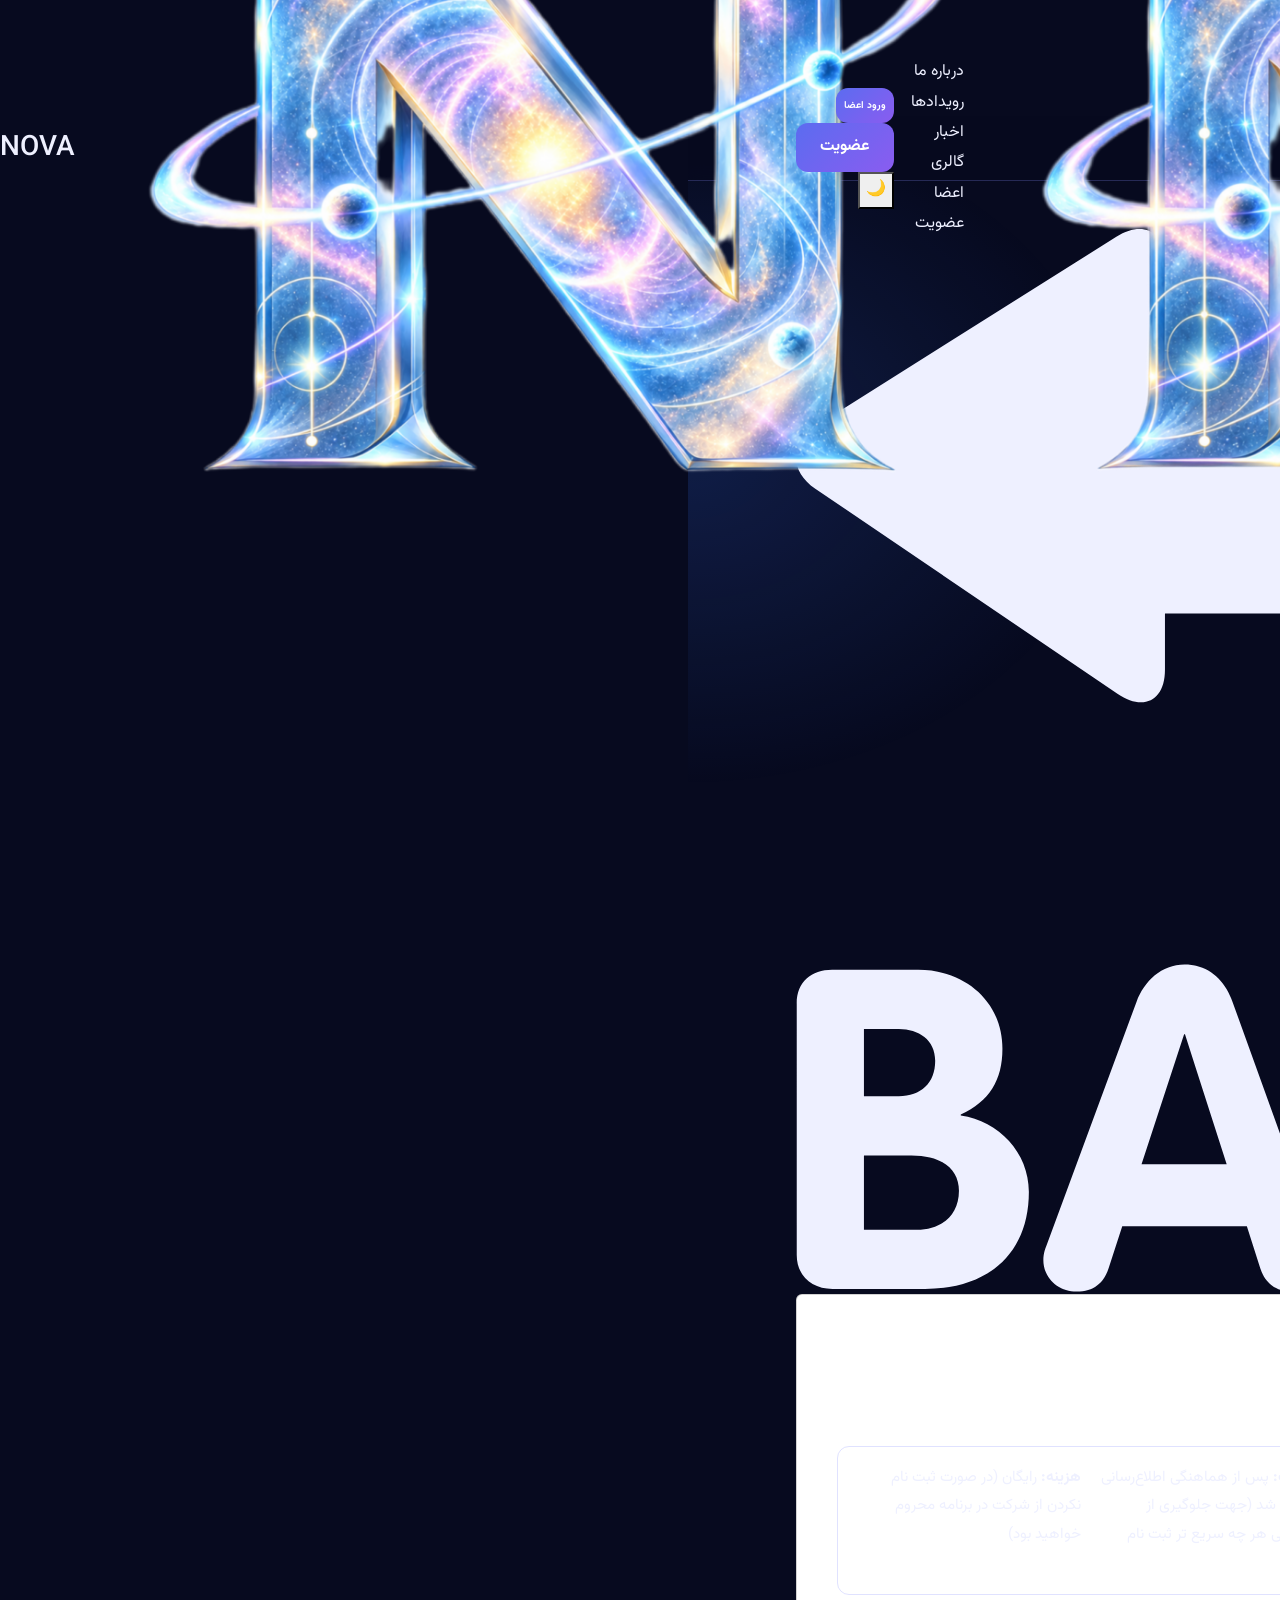
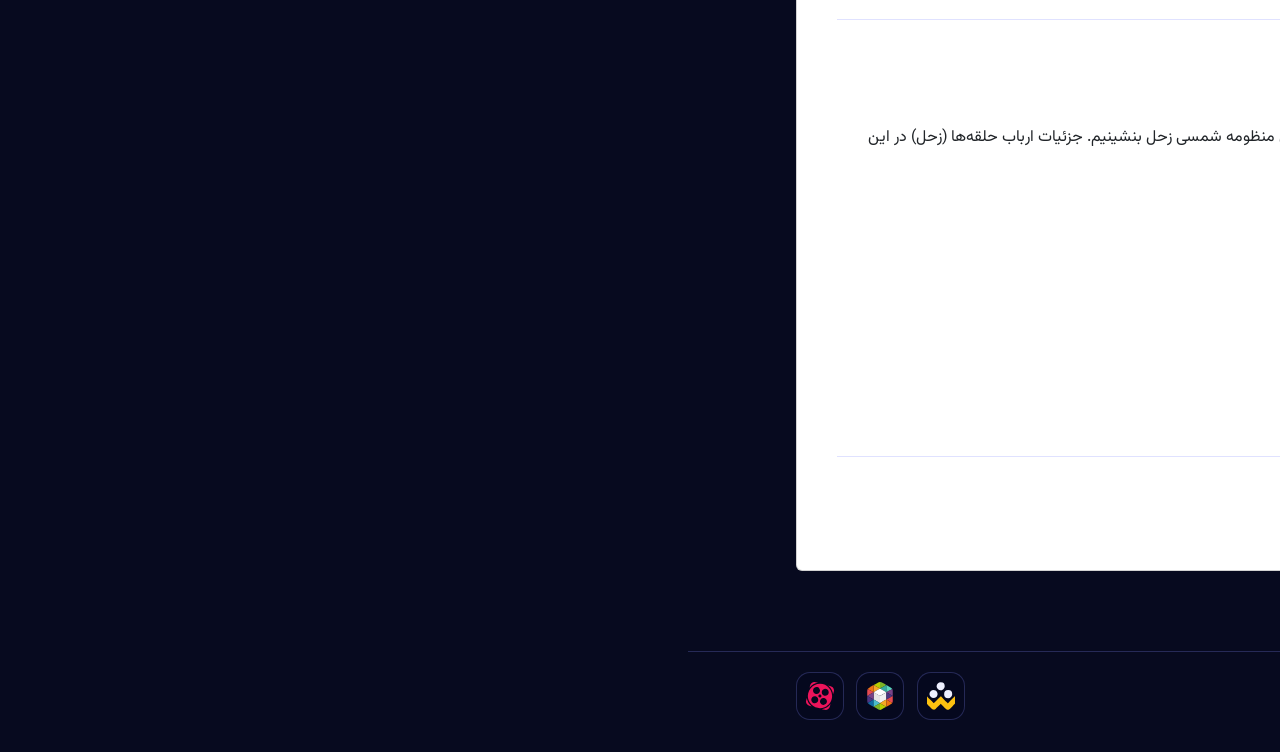
<file: events/event-detail.html>
<!DOCTYPE html>
<html lang="fa" dir="rtl">

<head>
    <meta charset="utf-8">
    <meta name="viewport" content="width=device-width, initial-scale=1, viewport-fit=cover">
    <title>جزئیات رویداد · انجمن نجوم نوا</title>
    <link rel="stylesheet" href="../assets/BootStrap/css/bootstrap.min.css">
    <link rel="stylesheet" href="../assets/fonts/fonts.css">
    <link rel="stylesheet" href="../assets/css/style.css">
    <link rel="apple-touch-icon" sizes="180x180" href="../assets/favicon/apple-touch-icon.png">
    <link rel="icon" type="image/png" sizes="32x32" href="../assets/favicon/favicon-32x32.png">
    <link rel="icon" type="image/png" sizes="16x16" href="../assets/favicon/favicon-16x16.png">
    <link rel="manifest" href="../assets/favicon/site.webmanifest">
    <link rel="stylesheet" href="../assets/css/event.css">
</head>

<body>
    <canvas id="sky" aria-hidden="true"></canvas>

    <!-- ۱. لایه تیره پس‌زمینه موبایل -->
    <div class="nav-overlay" id="navOverlay"></div>

    <!-- ۲. منوی کشویی Off-Canvas مخصوص موبایل (خارج از header جهت حل مشکل بلور) -->
    <nav id="nav" class="mobile-nav">
        <div class="nav-header-mobile">
            <span class="nav-title-mobile Pacifico-font">NOVA</span>
            <button class="nav-close-btn" id="navCloseBtn" type="button" aria-label="بستن منو">&times;</button>
        </div>
        <a href="../index.html#about">درباره ما</a>
        <a href="../index.html#events">رویدادها</a>
        <a href="../index.html#news">اخبار</a>
        <a href="../index.html#gallery">گالری</a>
        <a href="../index.html#team">اعضا</a>
        <a href="../index.html#join">عضویت</a>
        <div class="nav-mobile-logins">
            <a href="../login/login2.html" class="btn btn-login-mobile">ورود اعضا</a>
        </div>
    </nav>

    <!-- ۳. هدر اصلی سایت -->
    <header>
        <div class="wrap bar">
            <!-- دکمه همبرگری موبایل -->
            <button class="menu" type="button" aria-expanded="false" aria-controls="nav" aria-label="باز کردن منو">
                <svg xmlns="http://www.w3.org/2000/svg" width="24" height="24" viewBox="0 0 24 24" fill="none">
                    <path d="M2 6C2 5.44772 2.44772 5 3 5H21C21.5523 5 22 5.44772 22 6C22 6.55228 21.5523 7 21 7H3C2.44772 7 2 6.55228 2 6Z" fill="#ffffff"/>
                    <path d="M2 12.0322C2 11.4799 2.44772 11.0322 3 11.0322H21C21.5523 11.0322 22 11.4799 22 12.0322C22 12.5845 21.5523 13.0322 21 13.0322H3C2.44772 13.0322 2 12.5845 2 12.0322Z" fill="#ffffff"/>
                    <path d="M3 17.0645C2.44772 17.0645 2 17.5122 2 18.0645C2 18.6167 2.44772 19.0645 3 19.0645H21C21.5523 19.0645 22 18.6167 22 18.0645C22 17.5122 21.5523 17.0645 21 17.0645H3Z" fill="#ffffff"/>
                </svg>
            </button>
            <!-- سمت راست: لوگو -->
            <a class="brand" href="../index.html#top" aria-label="انجمن نجوم نوا">
                <img src="../assets/icons/nova-light.png" alt="logo" class="nova-logo light">
                <img src="../assets/icons/nova-light.png" alt="logo" class="nova-logo dark">
                <h3 class="Pacifico-font typographi">NOVA</h3>
            </a>

            <!-- وسط: لینک‌های منوی دسکتاپ (دقیقاً داخل کادر بنفش) -->
            <div class="desktop-nav">
                <a href="../index.html#about">درباره ما</a>
                <a href="../index.html#events">رویدادها</a>
                <a href="../index.html#news">اخبار</a>
                <a href="../index.html#gallery">گالری</a>
                <a href="../index.html#team">اعضا</a>
                <a href="../index.html#join">عضویت</a>
            </div>

            <!-- سمت چپ: دکمه‌های ورود/عضویت + تغییر تم + همبرگری موبایل -->
            <div class="header-left-actions">
                <div class="logins">
                    <a href="../login/login2.html" class="btn p-2 login-desktop-btn" style="font-size: 10px;">ورود اعضا</a>
                    <a class="btn" href="../index.html#join">عضویت</a>
                </div>

                <button class="theme-switch" id="themeToggleBtn" type="button" aria-label="تغییر تم">
                    <span class="theme-switch-track">
                        <span class="theme-switch-thumb">
                            <span id="themeIcon">🌙</span>
                        </span>
                    </span>
                </button>
            </div>
        </div>
    </header>

    <main class="wrap detail-page">
            <a href="../index.html#events" class="back-link-login" title="بازگشت">
                <svg viewBox="0 0 36 36" xmlns="http://www.w3.org/2000/svg">
                    <path fill="currentColor"
                        d="M34 3H12.475V1.128c0-1.046-.74-1.435-1.645-.865L.69 6.652c-.905.57-.922 1.527-.038 2.127l10.215 6.931c.884.602 1.607.235 1.607-.811V13H34a2 2 0 0 0 2-2V5a2 2 0 0 0-2-2zM.024 26.184c0-.727.5-1.137 1.197-1.137H4.13c1.576 0 2.849 1.061 2.849 2.667c0 1.061-.439 1.772-1.409 2.227v.03c1.288.183 2.303 1.258 2.303 2.576c0 2.137-1.424 3.288-3.516 3.288h-3.12c-.697 0-1.212-.439-1.212-1.151v-8.5zm2.273 3.135h1.182c.742 0 1.227-.439 1.227-1.196c0-.713-.561-1.076-1.227-1.076H2.297v2.272zm0 4.516h1.788c.818 0 1.424-.47 1.424-1.318c0-.712-.545-1.197-1.606-1.197H2.297v2.515zm9.217-7.713c.258-.696.85-1.257 1.621-1.257c.805 0 1.365.53 1.621 1.257l2.971 8.243c.092.242.121.454.121.561c0 .591-.484 1-1.045 1c-.637 0-.955-.333-1.107-.788l-.453-1.424H11.03l-.455 1.409c-.15.47-.469.803-1.09.803c-.607 0-1.122-.454-1.122-1.061c0-.242.076-.424.106-.5l3.045-8.243zm.168 5.501h2.879l-1.41-4.395h-.029l-1.44 4.395zm11.378-6.758c1.106 0 3.258.363 3.258 1.696c0 .546-.379 1.016-.94 1.016-.621 0-1.046-.53-2.318-.53c-1.879 0-2.849 1.591-2.849 3.439c0 1.803.985 3.349 2.849 3.349c1.272 0 1.788-.637 2.409-.637c.682 0 1 .682 1 1.03c0 1.455-2.288 1.788-3.409 1.788c-3.076 0-5.212-2.439-5.212-5.576c0-3.151 2.121-5.575 5.212-5.575zm4.471 1.212c0-.621.455-1.121 1.137-1.121c.651 0 1.137.424 1.137 1.121v3.273l3.727-3.97c.167-.182.455-.424.879-.424c.576 0 1.121.439 1.121 1.091c0 .393-.242.712-.742 1.212l-2.863 2.818l3.5 3.651c.363.364.637.697.637 1.152c0 .712-.562 1.045-1.183 1.045c-.44 0-.727-.258-1.151-.712l-3.924-4.243v3.864c0 .591-.455 1.091-1.137 1.091c-.651 0-1.137-.424-1.137-1.091v-8.757z" />
                </svg>
            </a>

        <article class="card detail-card">
            <div class="detail-header">
                <span class="tag">رصد دانش‌آموزی</span>
                <h1>شب رصد سیارات مشتری و زحل</h1>
                <div class="event-meta">
                    <div><b>زمان:</b> پنچ‌شنبه، ساعاتی پس از غروب</div>
                    <div><b>مکان:</b> دبیرستان شهید بهتشی دوره اول (ویژه دانش‌آموزان دبیرستان) </div>
                    <div><b>ظرفیت:</b> پس از هماهنگی اطلاع‌رسانی خواهد شد (جهت جلوگیری از بی‌نظمی هر چه سریع تر ثبت نام نمایید) </div>
                    <div><b>هزینه:</b> رایگان (در صورت ثبت نام نکردن از شرکت در برنامه محروم خواهید بود)</div>
                </div>
            </div>

            <div class="detail-content">
                <h3>درباره این رویداد</h3>
                <p>در این برنامه رصدی قصد داریم با استفاده از تلسکوپ‌های پیشرفته، به تماشای غول‌ گازی منظومه شمسی زحل بنشینیم. جزئیات ارباب حلقه‌ها (زحل) در این شب به خوبی قابل مشاهده خواهند بود.</p>

                <h3>سین برنامه‌ها</h3>
                <ul class="detail-list">
                    <li>معارفه و آشنایی اولیه با صور فلکی فصل</li>
                    <li>آموزش جهت‌یابی در آسمان شب با نقشه</li>
                    <li>رصد حلقه‌های زحل پشت تلسکوپ</li>
                    <li>پرسش و پاسخ نجومی</li>
                </ul>

                <!-- <div class="detail-box">
                    <b>تجهیزات پیشنهادی:</b> لباس گرم کافی، چراغ‌قوه با نور قرمز و در صورت تمایل زیرانداز شخصی.
                </div> -->
            </div>

            <div class="detail-action">
                <button type="button" class="btn" id="openRegModal">ثبت‌نام</button>
            </div>
        </article>
    </main>

    <!-- پنل (پاپ‌آپ) ثبت‌نام رویداد -->
    <div class="reg-modal-overlay" id="regOverlay"></div>
    <div class="reg-modal" id="regModal">
        <div class="reg-modal-header">
            <h3>ثبت‌نام در شب رصد سیارات</h3>
            <button class="reg-close-btn" id="regCloseBtn" type="button">&times;</button>
        </div>
        <form id="eventRegForm" novalidate>
            <!-- کلید اختصاصی Web3Forms -->
            <input type="hidden" name="access_key" value="b88779ab-ad0a-4b3c-b611-3042033b6495">
            <input type="hidden" name="subject" value="ثبت نام رصد شبی در مدرسه">
            <input type="hidden" name="id" value="">

            <label>نام <span style="color:#4fd8e8">*</span>
                <input name="first_name" required placeholder="مثال: علی">
            </label>

            <label>نام خانوادگی <span style="color:#4fd8e8">*</span>
                <input name="last_name" required placeholder="مثال: محمدی">
            </label>

            <label>شماره کلاس <span style="color:#4fd8e8">*</span>
                <input name="c" required placeholder="مثال: ۸۰۲ یا ۱۰/۳">
            </label>

            <button class="btn" type="submit" id="eventSubmitBtn" style="width: 100%; margin-top: 10px;">ارسال ثبت‌نام</button>
            <div class="ok" id="eventOkBox" role="status" style="margin-top: 10px;"></div>
        </form>
    </div>

    <footer>
        <div class="wrap foot">
            <div class="text">© انجمن نجوم نوا · همه‌ی حقوق محفوظ است.</div>
            <div class="soc">
                <a href="https://shad.ir/novaastro405"><svg xmlns="http://www.w3.org/2000/svg"
                        viewBox="0 0 362.8 357.9">
                        <defs>
                            <style>
                                .cls-1 {
                                    fill: #fcc110;
                                }

                                .cls-2 {
                                    fill: currentColor;
                                }
                            </style>
                        </defs>
                        <g id="Layer_2" data-name="Layer 2">
                            <g id="logo">
                                <g id="shad_logo_farsgraphic" data-name="shad logo farsgraphic">
                                    <path class="cls-1"
                                        d="M.1,234.5V187.6c0-.5-.4-1.2.4-1.5s1.1.4,1.5.8l16.8,16.9,38.2,38,27.9,28c2.6,2.7,2.6,2.7,5.3,0l26.7-26.5L145,215.2l31.6-31.3c1.4-2.3,2.7-1.6,4.1-.2l42.1,42.5c10,10.1,19.9,20.1,29.7,30.3,5,5.2,10.4,9.9,15.2,15.4,1.4,1.6,2.7,1.3,4-.1l12.7-12.6,13.7-13.9c7.6-7.7,15.1-15.4,22.7-23l27.1-27c4.1-4,8.2-8,12.2-12.1.5-.4.9-1,1.5-.6a1.8,1.8,0,0,1,1.1,1.3v2.3q0,45.3.1,90.8a4.6,4.6,0,0,1-1.6,3.6q-16.5,16.3-32.7,32.8l-29.7,30c-5.5,5.5-11.1,10.9-19,13.1a36,36,0,0,1-19.8.1c-7.3-1.9-12.7-6.5-17.8-11.7-9.8-10.1-19.8-20.1-29.7-30.1l-31.9-32.3c-2.1-2.1-2.4-2.2-4.4-.2l-43.9,43.9c-6.9,6.9-13.7,14-20.9,20.7-9.4,8.6-20.3,11.4-32.8,8.2-6.9-1.8-12.3-5.5-17.1-10.5s-10.8-10.8-16.2-16.1L25.7,308.7c-5.4-5.3-10.9-10.6-16.2-16.1-2.9-3-6.2-5.5-8.7-8.8a4.6,4.6,0,0,1-.8-2.5V234.5Z" />
                                    <path class="cls-2"
                                        d="M222,154.8a52.4,52.4,0,1,1,104.8.5c0,28.6-23.8,52.1-52.5,52A52.4,52.4,0,0,1,222,154.8Z" />
                                    <path class="cls-2"
                                        d="M229.4,52.5c.3,28-23.2,52.1-51,52.4-29.7.3-53.7-22.7-53.9-51.7S147.3.3,176.9,0A52.4,52.4,0,0,1,229.4,52.5Z" />
                                    <path class="cls-2"
                                        d="M124.6,189.6c-42.9,35.6-92.6,5.1-92.7-36.1,0-29.5,23.2-53.1,52.4-53.1C125.1,100.5,154.5,146,124.6,189.6Z" />
                                </g>
                            </g>
                        </g>
                    </svg></a><a href="https://rubika.ir/novaastro405"><svg xmlns="http://www.w3.org/2000/svg"
                        id="Layer_1" data-name="Layer 1" viewBox="0 0 495.37 543.04">
                        <path
                            d="M246.07,0h1.76c.48,42.73-.25,128.44-.25,128.44-40.86-22.92-82-45.3-122.84-68.29q40.13-22.81,80.32-45.51c12.69-7.16,26.33-13.31,41-14.64Z"
                            fill="#b8ce01" />
                        <path
                            d="M247.73,0h3C266.62,1.43,281,9,294.67,16.68Q332.91,38.25,371.05,60c-41,22.73-82.45,45.82-123.51,68.48-.35-42.73.63-85.77.15-128.5Z"
                            fill="#7db425" />
                        <path
                            d="M124.77,60.11,247.61,128.4,123.92,200.66s-.06-45.85.08-68.71C123.89,108.21,124.77,60.11,124.77,60.11Z"
                            fill="#f6a925" />
                        <path
                            d="M371.19,60l.35.19c-.1,42.59,0,85.18,0,127.77-.07,4.17-.11,12.77-.11,12.77L247.62,128.45S330.2,82.76,371.23,60Z"
                            fill="#35ac9d" />
                        <path
                            d="M371.44,60.21c27.28,15.51,54.37,31.36,81.47,47.17,13.11,7.36,27,15.52,34.16,29.39-38.38,21.25-115.68,64-115.68,64s-.06-8.61,0-12.78q0-63.89,0-127.77Z"
                            fill="#59d6bd" />
                        <path
                            d="M46.5,105c25.65-15,78.19-44.88,78.19-44.88L124,200.66S47,158.21,8.71,137C17.05,122.13,32.11,113.12,46.5,105Z"
                            fill="#ef7414" />
                        <path
                            d="M247.5,128.44l123.81,72.3s-39.84,22-59.62,32.64c-21.14,12-64.09,35.82-64.09,35.82L123.94,200.66Z"
                            fill="#fff" />
                        <path
                            d="M0,193C.11,174.17-.23,154.15,8.66,137,47,158.21,123.92,200.66,123.92,200.66,82.55,224.58,41.38,248.86,0,272.81,0,246.21,0,219.62,0,193Z"
                            fill="#e74b50" />
                        <path
                            d="M487.07,136.77c7.54,14.1,8.64,30.5,8.22,46.19v90.11L371.41,200.76S448.69,158,487.07,136.77Z"
                            fill="#794387" />
                        <path
                            d="M123.92,200.66c.19-.08,123.66,68.54,123.66,68.54s0,71.69.07,106.76c.2,11.29-.07,34.11-.07,34.11-41.27-22.78-82.32-45.76-123.6-68.54l-.07-.31V200.66Z"
                            fill="#e4e4e4" />
                        <path
                            d="M0,272.81c41.35-24,82.52-48.23,123.89-72.15q-.06,70.29,0,140.56c-6.35-2.65-12.13-6.43-18.19-9.64C70.5,312.21,35.38,292.39,0,273.21v-.4Z"
                            fill="#794387" />
                        <path
                            d="M371.39,200.76v86.18c-.13,18.27.46,36.47,0,54.73-41.21,22.4-123.82,68.4-123.82,68.4s.27-22.82.07-34.11c0-35.07-.07-106.76-.07-106.76Z"
                            fill="#f1f1f1" />
                        <path
                            d="M371.39,200.76s123.88,72.14,123.88,72.31c-41.17,22.82-123.87,68.6-123.87,68.6h0c.46-18.26-.13-36.46,0-54.73V200.76Z"
                            fill="#4c3683" />
                        <path
                            d="M0,273.21c35.36,19.21,70.43,39,105.7,58.4,6.06,3.21,11.84,7,18.19,9.64l.07.31Q67,374.79,10,408.05C6,402,4,394.86,2.53,387.8.14,376,0,364,0,352v-78.8Z"
                            fill="#4c3683" />
                        <path
                            d="M495.27,273.07c.06,27.65,0,55.3,0,82.95.4,17.73-.12,36.62-9.57,52.25-34.2-20-114.33-66.6-114.33-66.6S454.1,295.89,495.27,273.07Z"
                            fill="#e74b50" />
                        <path
                            d="M10,408Q67,374.72,124,341.53c-.25,46.83.08,93.67-.16,140.49q-40.35-22.75-80.49-45.86C30.82,428.76,18,420.53,10,408Z"
                            fill="#0f68a0" />
                        <path
                            d="M124,341.53c41.28,22.78,82.33,45.76,123.6,68.54-41.2,24-123.7,72-123.76,71.95.24-46.82-.09-93.66.16-140.49Z"
                            fill="#49bdca" />
                        <path
                            d="M371.2,341.76l.2-.09c.12,46.84-.25,93.69.19,140.53l-.31.15c-32.66-19.51-65.71-38.4-98.52-57.68-8.26-4.7-25.18-14.6-25.18-14.6S330,364.21,371.2,341.76Z"
                            fill="#f6a925" />
                        <path
                            d="M371.4,341.67h0c3.65,2.49,80.13,46.62,114.33,66.6-4.86,8.3-12.56,14.39-20.32,19.84-12.52,8.42-25.88,15.47-38.9,23.05-18.31,10.35-36.5,20.91-54.92,31-.44-46.84-.07-93.69-.19-140.53Z"
                            fill="#ef7414" />
                        <path
                            d="M247.58,410.07V543c-10.25-1.51-21.42-3.87-30.5-9.08C186,516.66,154.81,499.5,123.82,482,165,458,206.38,434.12,247.58,410.07Z"
                            fill="#7db425" />
                        <path
                            d="M247.58,410.07s16.92,9.9,25.18,14.6c32.81,19.28,65.86,38.17,98.52,57.68q-47.79,26.44-95.57,53A62.47,62.47,0,0,1,249.84,543h-2.26Z"
                            fill="#b8ce01" />
                        <path d="M602.83,233.66" fill="#f1f1f1" />
                    </svg></a><a href="https://www.aparat.com/nova_astro_405"><svg fill="#ED145B" role="img"
                        viewBox="0 0 24 24" xmlns="http://www.w3.org/2000/svg">
                        <title>Aparat</title>
                        <path
                            d="M12.0014 1.5938C2.7317 1.5906-1.9119 12.7965 4.641 19.3515c2.975 2.976 7.4496 3.8669 11.3374 2.257 3.8877-1.61 6.4228-5.4036 6.4228-9.6116 0-5.7441-4.6555-10.4012-10.3997-10.4031zM6.11 6.783c.5011-2.5982 3.8927-3.2936 5.376-1.1028 1.4834 2.1907-.4216 5.0816-3.02 4.5822-1.6118-.3098-2.6668-1.868-2.356-3.4794zm4.322 8.9882c-.5045 2.5971-3.8965 3.288-5.377 1.0959-1.4807-2.1922.427-5.0807 3.0247-4.5789 1.612.3114 2.6655 1.8714 2.3524 3.483zm1.2605-2.405c-1.1528-.2231-1.4625-1.7273-.4917-2.3877.9708-.6604 2.256.18 2.0401 1.3343-.1347.7198-.8294 1.1924-1.5484 1.0533zm6.197 3.8375c-.501 2.5981-3.8927 3.2935-5.376 1.1028-1.4834-2.1908.4217-5.0817 3.0201-4.5822 1.6117.3097 2.6667 1.8679 2.356 3.4794zm-1.9662-5.5018c-2.5981-.501-3.2935-3.8962-1.1027-5.3795 2.1907-1.4834 5.0816.4216 4.5822 3.02-.3082 1.6132-1.8668 2.6701-3.4795 2.3595zm-2.3348 11.5618l2.2646.611c1.9827.5263 4.0167-.6542 4.5433-2.6368l.639-2.4016a11.3828 11.3828 0 0 1-7.4469 4.4274zM21.232 3.5985l-2.363-.6284a11.3757 11.3757 0 0 1 4.3538 7.619l.6495-2.4578c.5194-1.9804-.6615-4.0076-2.6403-4.5328zM.6713 13.8086l-.5407 2.04c-.5263 1.9826.6542 4.0166 2.6368 4.5432l2.1066.5618a11.3792 11.3792 0 0 1-4.2027-7.145zM10.3583.702L8.1498.1261C6.166-.4024 4.1296.7785 3.603 2.763l-.5512 2.082A11.3757 11.3757 0 0 1 10.3583.702Z" />
                    </svg></a>
            </div>
        </div>
    </footer>

    <script src="../assets/js/index.js"></script>
</body>

</html>
</file>
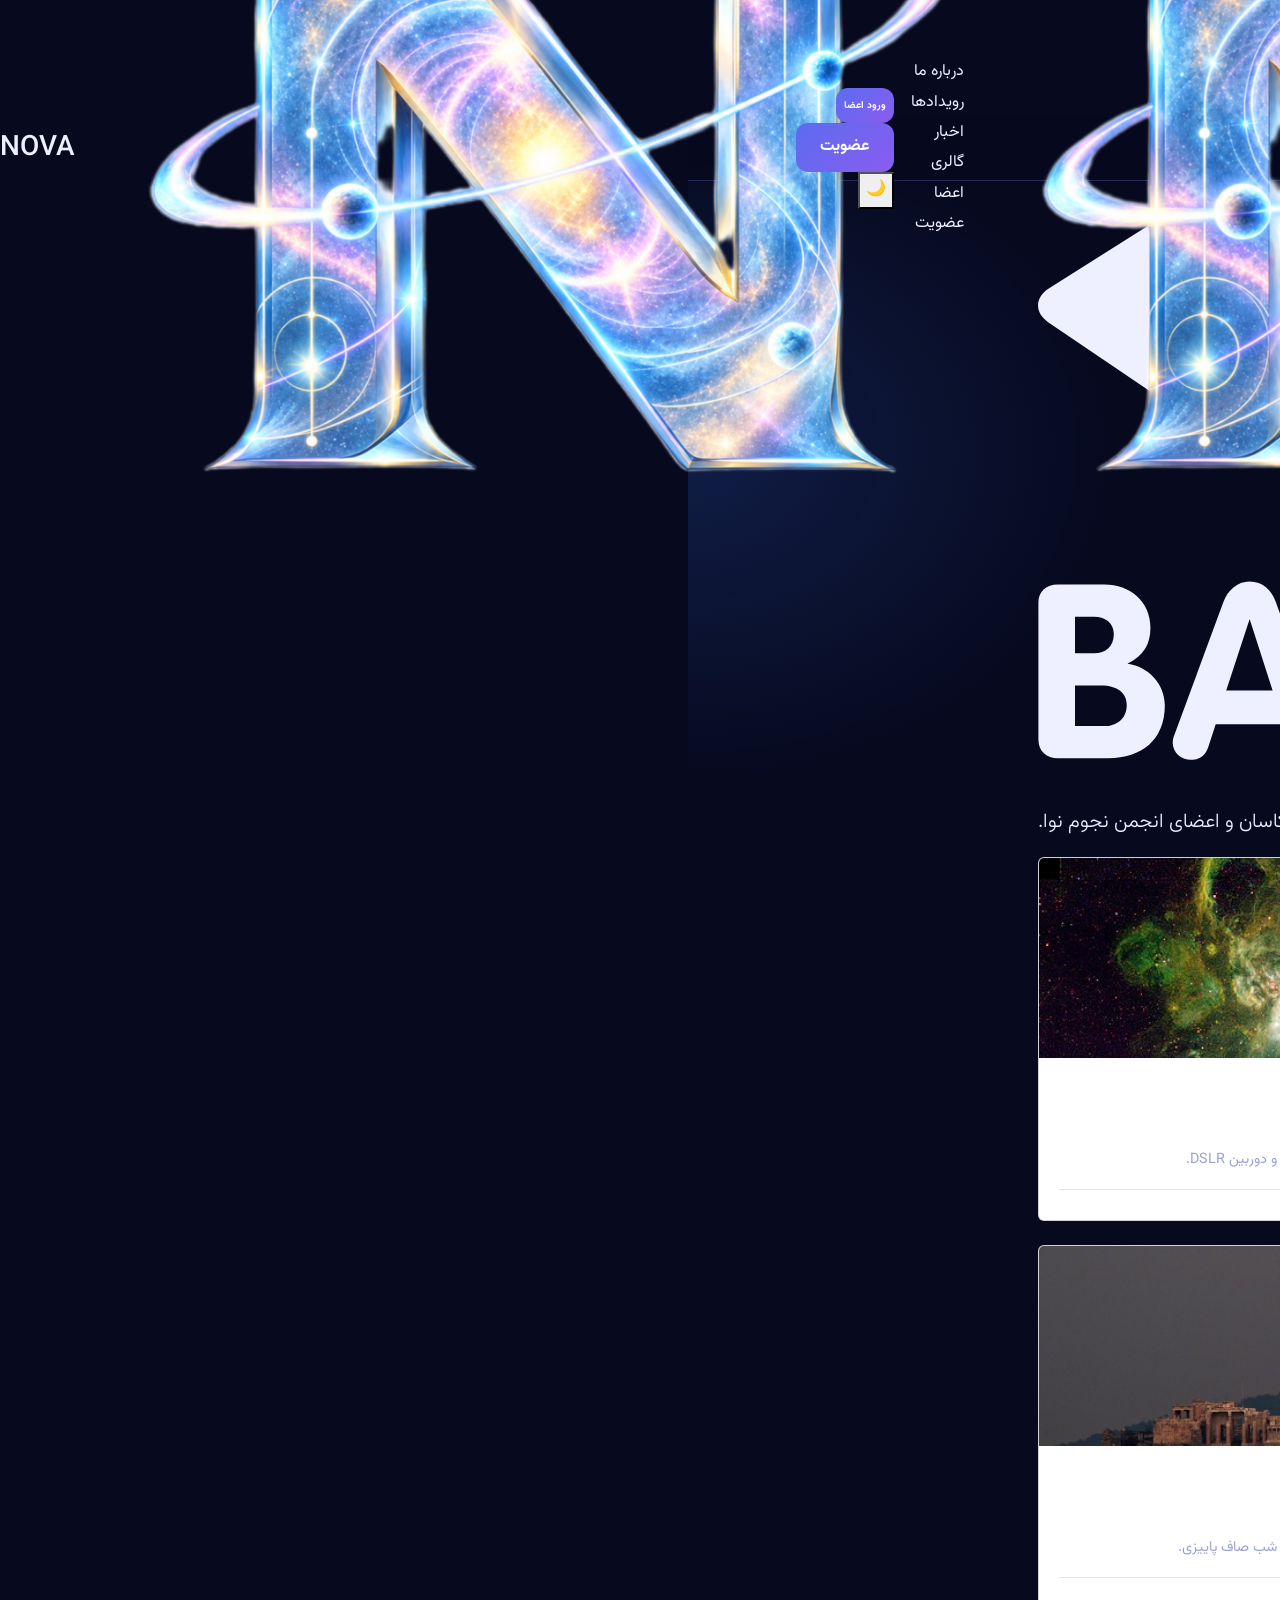
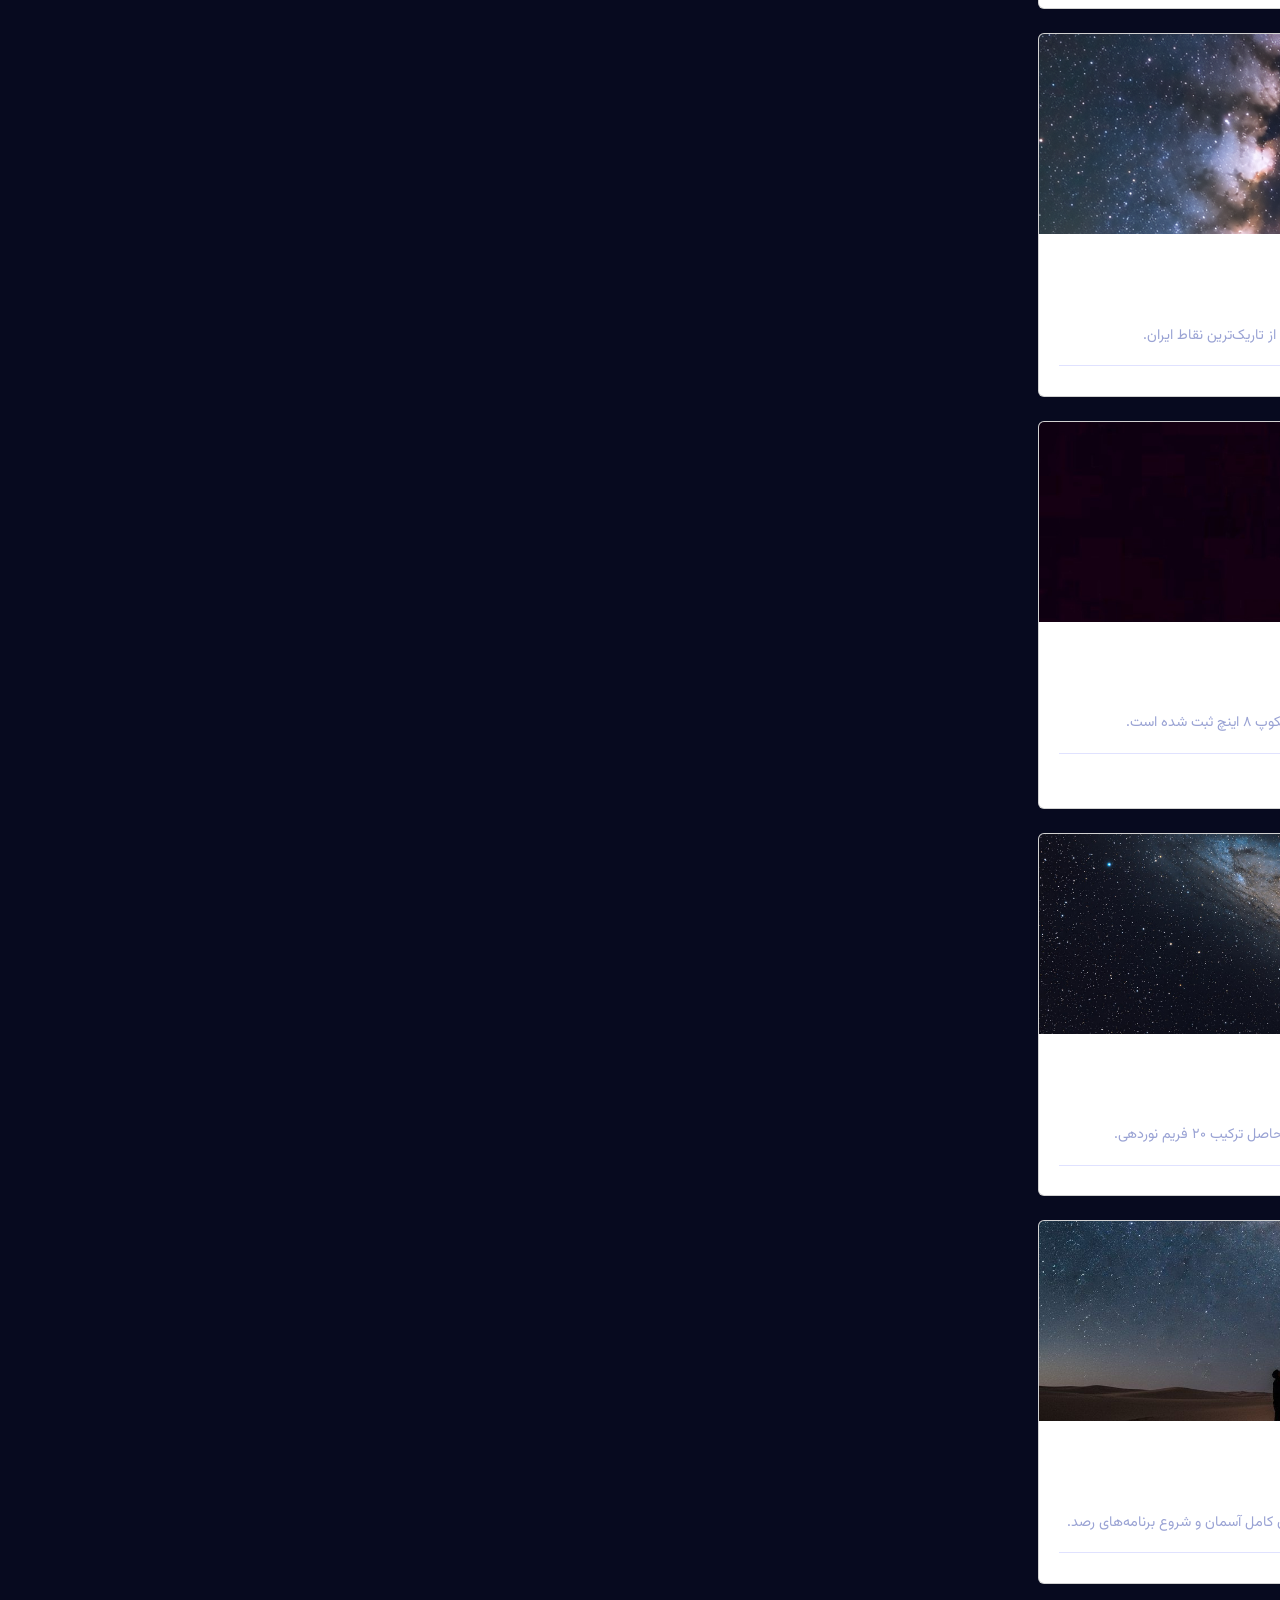
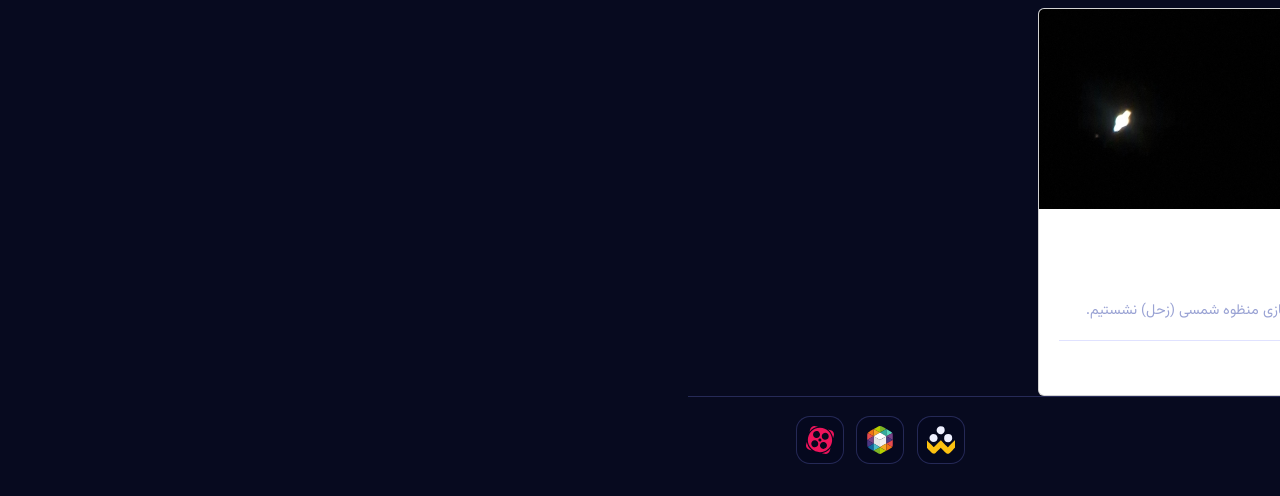
<file: gallery/gallery.html>
<!DOCTYPE html>
<html lang="fa" dir="rtl">

<head>
    <meta charset="utf-8">
    <meta name="viewport" content="width=device-width, initial-scale=1, viewport-fit=cover">
    <title>گالری کامل تصاویر · انجمن نجوم نوا</title>
    <link rel="stylesheet" href="../assets/BootStrap/css/bootstrap.min.css">
    <link rel="stylesheet" href="../assets/fonts/fonts.css">
    <link rel="stylesheet" href="../assets/css/style.css">
    <link rel="stylesheet" href="../assets/css/gallery.css">
    <link rel="apple-touch-icon" sizes="180x180" href="../assets/favicon/apple-touch-icon.png">
    <link rel="icon" type="image/png" sizes="32x32" href="../assets/favicon/favicon-32x32.png">
    <link rel="icon" type="image/png" sizes="16x16" href="../assets/favicon/favicon-16x16.png">
    <link rel="manifest" href="../assets/favicon/site.webmanifest">
</head>

<body>
    <canvas id="sky" aria-hidden="true"></canvas>

    <!-- ۱. لایه تیره پس‌زمینه موبایل -->
    <div class="nav-overlay" id="navOverlay"></div>

    <!-- ۲. منوی کشویی Off-Canvas مخصوص موبایل (خارج از header جهت حل مشکل بلور) -->
    <nav id="nav" class="mobile-nav">
        <div class="nav-header-mobile">
            <span class="nav-title-mobile Pacifico-font">NOVA</span>
            <button class="nav-close-btn" id="navCloseBtn" type="button" aria-label="بستن منو">&times;</button>
        </div>
        <a href="../index.html#about">درباره ما</a>
        <a href="../index.html#events">رویدادها</a>
        <a href="../index.html#news">اخبار</a>
        <a href="../index.html#gallery">گالری</a>
        <a href="../index.html#team">اعضا</a>
        <a href="../index.html#join">عضویت</a>
        <div class="nav-mobile-logins">
            <a href="../login/login2.html" class="btn btn-login-mobile">ورود اعضا</a>
        </div>
    </nav>

    <!-- ۳. هدر اصلی سایت -->
    <header>
        <div class="wrap bar">
            <!-- دکمه همبرگری موبایل -->
            <button class="menu" type="button" aria-expanded="false" aria-controls="nav" aria-label="باز کردن منو">
                <svg xmlns="http://www.w3.org/2000/svg" width="24" height="24" viewBox="0 0 24 24" fill="none">
                    <path d="M2 6C2 5.44772 2.44772 5 3 5H21C21.5523 5 22 5.44772 22 6C22 6.55228 21.5523 7 21 7H3C2.44772 7 2 6.55228 2 6Z" fill="#ffffff"/>
                    <path d="M2 12.0322C2 11.4799 2.44772 11.0322 3 11.0322H21C21.5523 11.0322 22 11.4799 22 12.0322C22 12.5845 21.5523 13.0322 21 13.0322H3C2.44772 13.0322 2 12.5845 2 12.0322Z" fill="#ffffff"/>
                    <path d="M3 17.0645C2.44772 17.0645 2 17.5122 2 18.0645C2 18.6167 2.44772 19.0645 3 19.0645H21C21.5523 19.0645 22 18.6167 22 18.0645C22 17.5122 21.5523 17.0645 21 17.0645H3Z" fill="#ffffff"/>
                </svg>
            </button>
            <!-- سمت راست: لوگو -->
            <a class="brand" href="../index.html#top" aria-label="انجمن نجوم نوا">
                <img src="../assets/icons/nova-light.png" alt="logo" class="nova-logo light">
                <img src="../assets/icons/nova-light.png" alt="logo" class="nova-logo dark">
                <h3 class="Pacifico-font typographi">NOVA</h3>
            </a>

            <!-- وسط: لینک‌های منوی دسکتاپ (دقیقاً داخل کادر بنفش) -->
            <div class="desktop-nav">
                <a href="../index.html#about">درباره ما</a>
                <a href="../index.html#events">رویدادها</a>
                <a href="../index.html#news">اخبار</a>
                <a href="../index.html#gallery">گالری</a>
                <a href="../index.html#team">اعضا</a>
                <a href="../index.html#join">عضویت</a>
            </div>

            <!-- سمت چپ: دکمه‌های ورود/عضویت + تغییر تم + همبرگری موبایل -->
            <div class="header-left-actions">
                <div class="logins">
                    <a href="../login/login2.html" class="btn p-2 login-desktop-btn" style="font-size: 10px;">ورود اعضا</a>
                    <a class="btn" href="../index.html#join">عضویت</a>
                </div>

                <button class="theme-switch" id="themeToggleBtn" type="button" aria-label="تغییر تم">
                    <span class="theme-switch-track">
                        <span class="theme-switch-thumb">
                            <span id="themeIcon">🌙</span>
                        </span>
                    </span>
                </button>
            </div>
        </div>
    </header>

    <main class="wrap detail-page">
    <!-- دکمه بازگشت با همان آیکون سفارشی شما -->
    <a href="../index.html#gallery" class="back-link-login" title="بازگشت">
        <svg viewBox="0 0 36 36" xmlns="http://www.w3.org/2000/svg">
            <path fill="currentColor"
                d="M34 3H12.475V1.128c0-1.046-.74-1.435-1.645-.865L.69 6.652c-.905.57-.922 1.527-.038 2.127l10.215 6.931c.884.602 1.607.235 1.607-.811V13H34a2 2 0 0 0 2-2V5a2 2 0 0 0-2-2zM.024 26.184c0-.727.5-1.137 1.197-1.137H4.13c1.576 0 2.849 1.061 2.849 2.667c0 1.061-.439 1.772-1.409 2.227v.03c1.288.183 2.303 1.258 2.303 2.576c0 2.137-1.424 3.288-3.516 3.288h-3.12c-.697 0-1.212-.439-1.212-1.151v-8.5zm2.273 3.135h1.182c.742 0 1.227-.439 1.227-1.196c0-.713-.561-1.076-1.227-1.076H2.297v2.272zm0 4.516h1.788c.818 0 1.424-.47 1.424-1.318c0-.712-.545-1.197-1.606-1.197H2.297v2.515zm9.217-7.713c.258-.696.85-1.257 1.621-1.257c.805 0 1.365.53 1.621 1.257l2.971 8.243c.092.242.121.454.121.561c0 .591-.484 1-1.045 1c-.637 0-.955-.333-1.107-.788l-.453-1.424H11.03l-.455 1.409c-.15.47-.469.803-1.09.803c-.607 0-1.122-.454-1.122-1.061c0-.242.076-.424.106-.5l3.045-8.243zm.168 5.501h2.879l-1.41-4.395h-.029l-1.44 4.395zm11.378-6.758c1.106 0 3.258.363 3.258 1.696c0 .546-.379 1.016-.94 1.016-.621 0-1.046-.53-2.318-.53c-1.879 0-2.849 1.591-2.849 3.439c0 1.803.985 3.349 2.849 3.349c1.272 0 1.788-.637 2.409-.637c.682 0 1 .682 1 1.03c0 1.455-2.288 1.788-3.409 1.788c-3.076 0-5.212-2.439-5.212-5.576c0-3.151 2.121-5.575 5.212-5.575zm4.471 1.212c0-.621.455-1.121 1.137-1.121c.651 0 1.137.424 1.137 1.121v3.273l3.727-3.97c.167-.182.455-.424.879-.424c.576 0 1.121.439 1.121 1.091c0 .393-.242.712-.742 1.212l-2.863 2.818l3.5 3.651c.363.364.637.697.637 1.152c0 .712-.562 1.045-1.183 1.045c-.44 0-.727-.258-1.151-.712l-3.924-4.243v3.864c0 .591-.455 1.091-1.137 1.091c-.651 0-1.137-.424-1.137-1.091v-8.757z" />
        </svg>
    </a>

    <!-- بخش عنوان گالری در یک بلوک مجزا -->
    <div class="gallery-title-box rv">
        <h2>گالری جامع تصاویر نجومی</h2>
        <p class="lead">مجموعه کامل عکس‌های ثبت‌شده توسط عکاسان و اعضای انجمن نجوم نوا.</p>
    </div>
        <!-- شبکه‌ی کامل گالری -->
        <div class="full-gallery">
            
            <!-- نمونه آیتم ۱ -->
            <div class="card gallery-card">
                <div class="gallery-img-wrap">
                    <img src="../assets/img/7.jpg" alt="">
                </div>
                <div class="gallery-card-body">
                    <span class="tag">سحابی</span>
                    <h3>سحابی در آسمان تاریک</h3>
                    <p>ثبت شده در شب رصد کویر مرنجاب با نوردهی ۳۰ ثانیه‌ای و دوربین DSLR.</p>
                    <!-- محل قرار گیری نام عکاس -->
                    <small class="gallery-meta"></small> 
                </div>
            </div>

            <!-- نمونه آیتم ۲ -->
            <div class="card gallery-card">
                <div class="gallery-img-wrap">
                    <img src="../assets/img/5.jpg" alt="">
                </div>
                <div class="gallery-card-body">
                    <span class="tag w">ماه</span>
                    <h3>طلوع ماه کامل</h3>
                    <p>تصویر طلوع ماه کامل بر فراز دشت رصدگاه انجمن در یک شب صاف پاییزی.</p>
                    <small class="gallery-meta"></small>
                </div>
            </div>

            <!-- نمونه آیتم ۳ -->
            <div class="card gallery-card">
                <div class="gallery-img-wrap">
                    <img src="../assets/img/8.png" alt="">
                </div>
                <div class="gallery-card-body">
                    <span class="tag t">راه شیری</span>
                    <h3>کمان راه شیری در کویر</h3>
                    <p>ثبت سراسرنمای (پانوراما) قوس کهکشان راه شیری در یکی از تاریک‌ترین نقاط ایران.</p>
                    <small class="gallery-meta"></small>
                </div>
            </div>

            <!-- نمونه آیتم ۴ -->
            <div class="card gallery-card">
                <div class="gallery-img-wrap">
                    <img src="../assets/img/10.jpg" alt="">
                </div>
                <div class="gallery-card-body">
                    <span class="tag">سیارات</span>
                    <h3>مشتری و قمرهای گالیله‌ای</h3>
                    <p>نمای مشتری به همراه چهار قمر اصلی آن که از پشت تلسکوپ ۸ اینچ ثبت شده است.</p>
                    <small class="gallery-meta">عکاس: شایان توکلی (مدیر انجمن)</small>
                </div>
            </div>

            <!-- نمونه آیتم ۵ -->
            <div class="card gallery-card">
                <div class="gallery-img-wrap">
                    <img src="../assets/img/3.jpg" alt="">
                </div>
                <div class="gallery-card-body">
                    <span class="tag t">کهکشان</span>
                    <h3>کهکشان آندرومدا (M31)</h3>
                    <p>همسایه ژرف کیهانی ما در فاصله ۲.۵ میلیون سال نوری. حاصل ترکیب ۲۰ فریم نوردهی.</p>
                    <small class="gallery-meta"></small>
                </div>
            </div>

            <!-- نمونه آیتم ۶ (کارت جدید) -->
            <div class="card gallery-card">
                <div class="gallery-img-wrap">
                    <img src="../assets/img/2.jpg" alt="">
                </div>
                <div class="gallery-card-body">
                    <span class="tag w">پدیده آسمانی</span>
                    <h3>شفق پیش از آغاز رصد</h3>
                    <p>نمایی زیبا از رنگ‌های شامگاهی دشت پیش از تاریک شدن کامل آسمان و شروع برنامه‌های رصد.</p>
                    <small class="gallery-meta"></small>
                </div>
            </div>

            <div class="card gallery-card zoom">
                <div class="gallery-img-wrap">
                    <img src="../assets/img/11.jpg" alt="">
                </div>
                <div class="gallery-card-body">
                    <span class="tag w">رصد</span>
                    <h3>رصد زحل (ارباب حلقه‌ها)</h3>
                    <p>در برنامه رصدی پنجشنبه 1405/07/23 به تماشای غول گازی منظوه شمسی (زحل) نشستیم.</p>
                    <small class="gallery-meta">عکاس: شایان توکلی</small>
                </div>
            </div>
    </main>

    <footer>
        <div class="wrap foot">
            <div class="text">© انجمن نجوم نوا · همه‌ی حقوق محفوظ است.</div>
            <div class="soc">
                <a href="https://shad.ir/novaastro405"><svg xmlns="http://www.w3.org/2000/svg"
                        viewBox="0 0 362.8 357.9">
                        <defs>
                            <style>
                                .cls-1 {
                                    fill: #fcc110;
                                }

                                .cls-2 {
                                    fill: currentColor;
                                }
                            </style>
                        </defs>
                        <g id="Layer_2" data-name="Layer 2">
                            <g id="logo">
                                <g id="shad_logo_farsgraphic" data-name="shad logo farsgraphic">
                                    <path class="cls-1"
                                        d="M.1,234.5V187.6c0-.5-.4-1.2.4-1.5s1.1.4,1.5.8l16.8,16.9,38.2,38,27.9,28c2.6,2.7,2.6,2.7,5.3,0l26.7-26.5L145,215.2l31.6-31.3c1.4-2.3,2.7-1.6,4.1-.2l42.1,42.5c10,10.1,19.9,20.1,29.7,30.3,5,5.2,10.4,9.9,15.2,15.4,1.4,1.6,2.7,1.3,4-.1l12.7-12.6,13.7-13.9c7.6-7.7,15.1-15.4,22.7-23l27.1-27c4.1-4,8.2-8,12.2-12.1.5-.4.9-1,1.5-.6a1.8,1.8,0,0,1,1.1,1.3v2.3q0,45.3.1,90.8a4.6,4.6,0,0,1-1.6,3.6q-16.5,16.3-32.7,32.8l-29.7,30c-5.5,5.5-11.1,10.9-19,13.1a36,36,0,0,1-19.8.1c-7.3-1.9-12.7-6.5-17.8-11.7-9.8-10.1-19.8-20.1-29.7-30.1l-31.9-32.3c-2.1-2.1-2.4-2.2-4.4-.2l-43.9,43.9c-6.9,6.9-13.7,14-20.9,20.7-9.4,8.6-20.3,11.4-32.8,8.2-6.9-1.8-12.3-5.5-17.1-10.5s-10.8-10.8-16.2-16.1L25.7,308.7c-5.4-5.3-10.9-10.6-16.2-16.1-2.9-3-6.2-5.5-8.7-8.8a4.6,4.6,0,0,1-.8-2.5V234.5Z" />
                                    <path class="cls-2"
                                        d="M222,154.8a52.4,52.4,0,1,1,104.8.5c0,28.6-23.8,52.1-52.5,52A52.4,52.4,0,0,1,222,154.8Z" />
                                    <path class="cls-2"
                                        d="M229.4,52.5c.3,28-23.2,52.1-51,52.4-29.7.3-53.7-22.7-53.9-51.7S147.3.3,176.9,0A52.4,52.4,0,0,1,229.4,52.5Z" />
                                    <path class="cls-2"
                                        d="M124.6,189.6c-42.9,35.6-92.6,5.1-92.7-36.1,0-29.5,23.2-53.1,52.4-53.1C125.1,100.5,154.5,146,124.6,189.6Z" />
                                </g>
                            </g>
                        </g>
                    </svg></a><a href="https://rubika.ir/novaastro405"><svg xmlns="http://www.w3.org/2000/svg"
                        id="Layer_1" data-name="Layer 1" viewBox="0 0 495.37 543.04">
                        <path
                            d="M246.07,0h1.76c.48,42.73-.25,128.44-.25,128.44-40.86-22.92-82-45.3-122.84-68.29q40.13-22.81,80.32-45.51c12.69-7.16,26.33-13.31,41-14.64Z"
                            fill="#b8ce01" />
                        <path
                            d="M247.73,0h3C266.62,1.43,281,9,294.67,16.68Q332.91,38.25,371.05,60c-41,22.73-82.45,45.82-123.51,68.48-.35-42.73.63-85.77.15-128.5Z"
                            fill="#7db425" />
                        <path
                            d="M124.77,60.11,247.61,128.4,123.92,200.66s-.06-45.85.08-68.71C123.89,108.21,124.77,60.11,124.77,60.11Z"
                            fill="#f6a925" />
                        <path
                            d="M371.19,60l.35.19c-.1,42.59,0,85.18,0,127.77-.07,4.17-.11,12.77-.11,12.77L247.62,128.45S330.2,82.76,371.23,60Z"
                            fill="#35ac9d" />
                        <path
                            d="M371.44,60.21c27.28,15.51,54.37,31.36,81.47,47.17,13.11,7.36,27,15.52,34.16,29.39-38.38,21.25-115.68,64-115.68,64s-.06-8.61,0-12.78q0-63.89,0-127.77Z"
                            fill="#59d6bd" />
                        <path
                            d="M46.5,105c25.65-15,78.19-44.88,78.19-44.88L124,200.66S47,158.21,8.71,137C17.05,122.13,32.11,113.12,46.5,105Z"
                            fill="#ef7414" />
                        <path
                            d="M247.5,128.44l123.81,72.3s-39.84,22-59.62,32.64c-21.14,12-64.09,35.82-64.09,35.82L123.94,200.66Z"
                            fill="#fff" />
                        <path
                            d="M0,193C.11,174.17-.23,154.15,8.66,137,47,158.21,123.92,200.66,123.92,200.66,82.55,224.58,41.38,248.86,0,272.81,0,246.21,0,219.62,0,193Z"
                            fill="#e74b50" />
                        <path
                            d="M487.07,136.77c7.54,14.1,8.64,30.5,8.22,46.19v90.11L371.41,200.76S448.69,158,487.07,136.77Z"
                            fill="#794387" />
                        <path
                            d="M123.92,200.66c.19-.08,123.66,68.54,123.66,68.54s0,71.69.07,106.76c.2,11.29-.07,34.11-.07,34.11-41.27-22.78-82.32-45.76-123.6-68.54l-.07-.31V200.66Z"
                            fill="#e4e4e4" />
                        <path
                            d="M0,272.81c41.35-24,82.52-48.23,123.89-72.15q-.06,70.29,0,140.56c-6.35-2.65-12.13-6.43-18.19-9.64C70.5,312.21,35.38,292.39,0,273.21v-.4Z"
                            fill="#794387" />
                        <path
                            d="M371.39,200.76v86.18c-.13,18.27.46,36.47,0,54.73-41.21,22.4-123.82,68.4-123.82,68.4s.27-22.82.07-34.11c0-35.07-.07-106.76-.07-106.76Z"
                            fill="#f1f1f1" />
                        <path
                            d="M371.39,200.76s123.88,72.14,123.88,72.31c-41.17,22.82-123.87,68.6-123.87,68.6h0c.46-18.26-.13-36.46,0-54.73V200.76Z"
                            fill="#4c3683" />
                        <path
                            d="M0,273.21c35.36,19.21,70.43,39,105.7,58.4,6.06,3.21,11.84,7,18.19,9.64l.07.31Q67,374.79,10,408.05C6,402,4,394.86,2.53,387.8.14,376,0,364,0,352v-78.8Z"
                            fill="#4c3683" />
                        <path
                            d="M495.27,273.07c.06,27.65,0,55.3,0,82.95.4,17.73-.12,36.62-9.57,52.25-34.2-20-114.33-66.6-114.33-66.6S454.1,295.89,495.27,273.07Z"
                            fill="#e74b50" />
                        <path
                            d="M10,408Q67,374.72,124,341.53c-.25,46.83.08,93.67-.16,140.49q-40.35-22.75-80.49-45.86C30.82,428.76,18,420.53,10,408Z"
                            fill="#0f68a0" />
                        <path
                            d="M124,341.53c41.28,22.78,82.33,45.76,123.6,68.54-41.2,24-123.7,72-123.76,71.95.24-46.82-.09-93.66.16-140.49Z"
                            fill="#49bdca" />
                        <path
                            d="M371.2,341.76l.2-.09c.12,46.84-.25,93.69.19,140.53l-.31.15c-32.66-19.51-65.71-38.4-98.52-57.68-8.26-4.7-25.18-14.6-25.18-14.6S330,364.21,371.2,341.76Z"
                            fill="#f6a925" />
                        <path
                            d="M371.4,341.67h0c3.65,2.49,80.13,46.62,114.33,66.6-4.86,8.3-12.56,14.39-20.32,19.84-12.52,8.42-25.88,15.47-38.9,23.05-18.31,10.35-36.5,20.91-54.92,31-.44-46.84-.07-93.69-.19-140.53Z"
                            fill="#ef7414" />
                        <path
                            d="M247.58,410.07V543c-10.25-1.51-21.42-3.87-30.5-9.08C186,516.66,154.81,499.5,123.82,482,165,458,206.38,434.12,247.58,410.07Z"
                            fill="#7db425" />
                        <path
                            d="M247.58,410.07s16.92,9.9,25.18,14.6c32.81,19.28,65.86,38.17,98.52,57.68q-47.79,26.44-95.57,53A62.47,62.47,0,0,1,249.84,543h-2.26Z"
                            fill="#b8ce01" />
                        <path d="M602.83,233.66" fill="#f1f1f1" />
                    </svg></a><a href="https://www.aparat.com/nova_astro_405"><svg fill="#ED145B" role="img"
                        viewBox="0 0 24 24" xmlns="http://www.w3.org/2000/svg">
                        <title>Aparat</title>
                        <path
                            d="M12.0014 1.5938C2.7317 1.5906-1.9119 12.7965 4.641 19.3515c2.975 2.976 7.4496 3.8669 11.3374 2.257 3.8877-1.61 6.4228-5.4036 6.4228-9.6116 0-5.7441-4.6555-10.4012-10.3997-10.4031zM6.11 6.783c.5011-2.5982 3.8927-3.2936 5.376-1.1028 1.4834 2.1907-.4216 5.0816-3.02 4.5822-1.6118-.3098-2.6668-1.868-2.356-3.4794zm4.322 8.9882c-.5045 2.5971-3.8965 3.288-5.377 1.0959-1.4807-2.1922.427-5.0807 3.0247-4.5789 1.612.3114 2.6655 1.8714 2.3524 3.483zm1.2605-2.405c-1.1528-.2231-1.4625-1.7273-.4917-2.3877.9708-.6604 2.256.18 2.0401 1.3343-.1347.7198-.8294 1.1924-1.5484 1.0533zm6.197 3.8375c-.501 2.5981-3.8927 3.2935-5.376 1.1028-1.4834-2.1908.4217-5.0817 3.0201-4.5822 1.6117.3097 2.6667 1.8679 2.356 3.4794zm-1.9662-5.5018c-2.5981-.501-3.2935-3.8962-1.1027-5.3795 2.1907-1.4834 5.0816.4216 4.5822 3.02-.3082 1.6132-1.8668 2.6701-3.4795 2.3595zm-2.3348 11.5618l2.2646.611c1.9827.5263 4.0167-.6542 4.5433-2.6368l.639-2.4016a11.3828 11.3828 0 0 1-7.4469 4.4274zM21.232 3.5985l-2.363-.6284a11.3757 11.3757 0 0 1 4.3538 7.619l.6495-2.4578c.5194-1.9804-.6615-4.0076-2.6403-4.5328zM.6713 13.8086l-.5407 2.04c-.5263 1.9826.6542 4.0166 2.6368 4.5432l2.1066.5618a11.3792 11.3792 0 0 1-4.2027-7.145zM10.3583.702L8.1498.1261C6.166-.4024 4.1296.7785 3.603 2.763l-.5512 2.082A11.3757 11.3757 0 0 1 10.3583.702Z" />
                    </svg></a>
            </div>
        </div>
    </footer>

    <script src="../assets/js/index.js"></script>
</body>

</html>
</file>
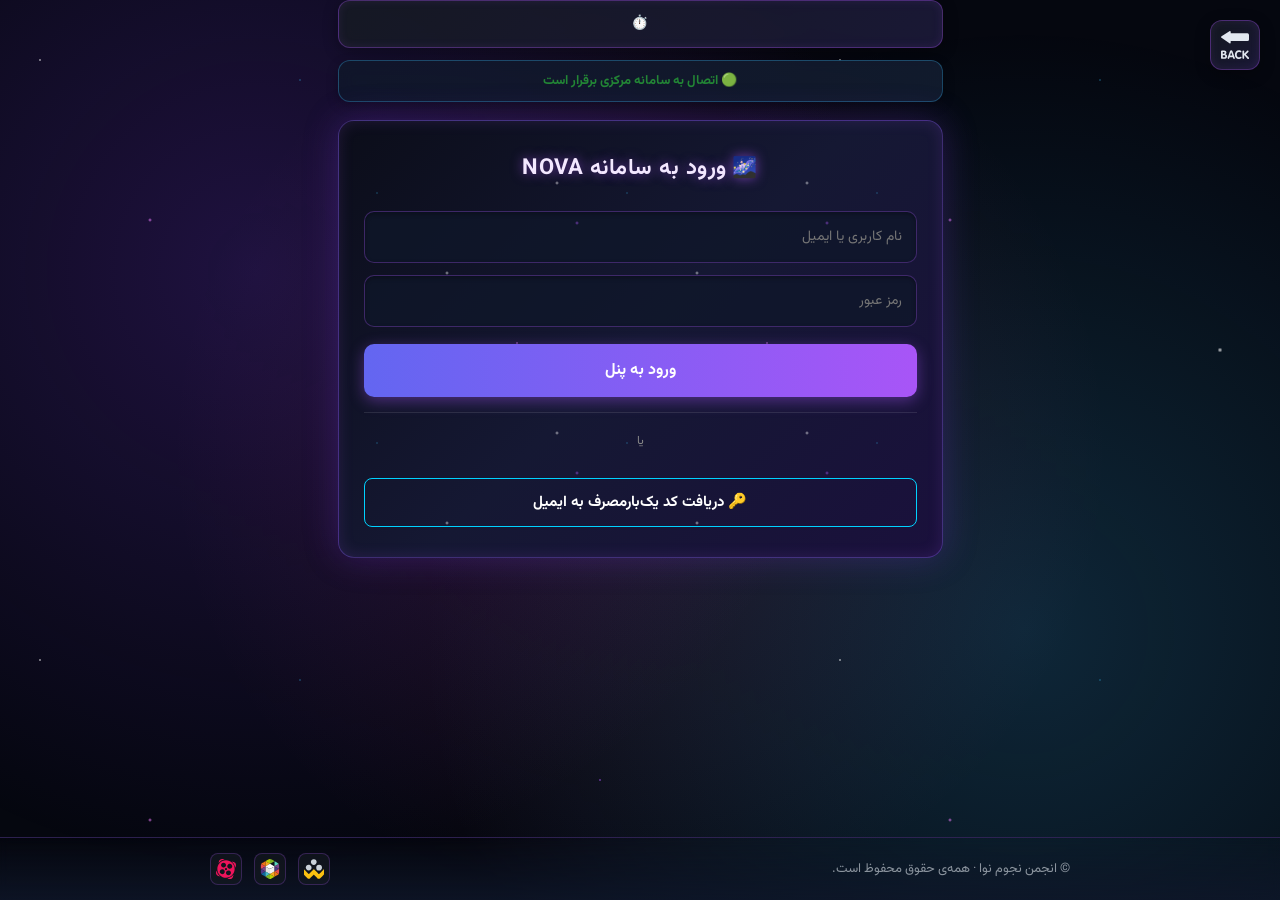
<file: login/login2.html>
<!DOCTYPE html>
<html dir="auto">

<head>
    <meta charset="UTF-8">
    <meta name="viewport" content="width=device-width, initial-scale=1.0">
    <script src="assets/js/supabase.js"></script>
    <link href="../assets/fonts/fonts.css" rel="stylesheet">
    <link rel="stylesheet" href="assets/css/all.min.css">
    <!-- <link rel="stylesheet" href="../assets/css/style.css"> -->
    <link rel="stylesheet" href="assets/css/style.css">
    <title>سرویس مدیریت اعضا</title>
</head>

<body>
    <div class="container">
        <div class="header-top-bar">
            <a href="../index.html" class="back-link-login" title="بازگشت">
                <svg viewBox="0 0 36 36" xmlns="http://www.w3.org/2000/svg">
                    <path fill="currentColor"
                        d="M34 3H12.475V1.128c0-1.046-.74-1.435-1.645-.865L.69 6.652c-.905.57-.922 1.527-.038 2.127l10.215 6.931c.884.602 1.607.235 1.607-.811V13H34a2 2 0 0 0 2-2V5a2 2 0 0 0-2-2zM.024 26.184c0-.727.5-1.137 1.197-1.137H4.13c1.576 0 2.849 1.061 2.849 2.667c0 1.061-.439 1.772-1.409 2.227v.03c1.288.183 2.303 1.258 2.303 2.576c0 2.137-1.424 3.288-3.516 3.288h-3.12c-.697 0-1.212-.439-1.212-1.151v-8.5zm2.273 3.135h1.182c.742 0 1.227-.439 1.227-1.196c0-.713-.561-1.076-1.227-1.076H2.297v2.272zm0 4.516h1.788c.818 0 1.424-.47 1.424-1.318c0-.712-.545-1.197-1.606-1.197H2.297v2.515zm9.217-7.713c.258-.696.85-1.257 1.621-1.257c.805 0 1.365.53 1.621 1.257l2.971 8.243c.092.242.121.454.121.561c0 .591-.484 1-1.045 1c-.637 0-.955-.333-1.107-.788l-.453-1.424H11.03l-.455 1.409c-.15.47-.469.803-1.09.803c-.607 0-1.122-.454-1.122-1.061c0-.242.076-.424.106-.5l3.045-8.243zm.168 5.501h2.879l-1.41-4.395h-.029l-1.44 4.395zm11.378-6.758c1.106 0 3.258.363 3.258 1.696c0 .546-.379 1.016-.94 1.016c-.621 0-1.046-.53-2.318-.53c-1.879 0-2.849 1.591-2.849 3.439c0 1.803.985 3.349 2.849 3.349c1.272 0 1.788-.637 2.409-.637c.682 0 1 .682 1 1.03c0 1.455-2.288 1.788-3.409 1.788c-3.076 0-5.212-2.439-5.212-5.576c0-3.151 2.121-5.575 5.212-5.575zm4.471 1.212c0-.621.455-1.121 1.137-1.121c.651 0 1.137.424 1.137 1.121v3.273l3.727-3.97c.167-.182.455-.424.879-.424c.576 0 1.121.439 1.121 1.091c0 .393-.242.712-.742 1.212l-2.863 2.818l3.5 3.651c.363.364.637.697.637 1.152c0 .712-.562 1.045-1.183 1.045c-.44 0-.727-.258-1.151-.712l-3.924-4.243v3.864c0 .591-.455 1.091-1.137 1.091c-.651 0-1.137-.424-1.137-1.091v-8.757z" />
                </svg>
            </a>
            <div id="live-clock" class="clock-box">⏱️</div>
        </div>
        <div id="connection-status" class="status-box" style="color: var(--accent-green);">🟢 اتصال به سامانه مرکزی
            برقرار است</div>

        <!-- بخش احراز هویت -->
        <div id="auth-panel" class="card">
            <h2>ورود به سامانه NOVA</h2>

            <!-- ورودی نام کاربری یا ایمیل -->
            <input type="text" id="login-username" placeholder="نام کاربری یا ایمیل">

            <!-- ورودی رمز عبور -->
            <input type="password" id="login-password" placeholder="رمز عبور">

            <!-- دکمه ورود با رمز -->
            <button id="btn-login" onclick="handleLogin()">ورود به پنل</button>

            <div
                style="margin: 15px 0; border-top: 1px solid rgba(255,255,255,0.1); position: relative; text-align: center;">
                <br>
                <span
                    style="background: inherit; padding: 0 10px; font-size: 12px; color: #888; position: relative; top: -10px;">یا</span>
            </div>

            <!-- دکمه دریافت کد یک‌بارمصرف -->
            <button id="btn-send-otp" onclick="handleSendOTP()"
                style="background-color: transparent; border: 1px solid var(--accent-color, #00d2ff); color: #fff;">
                🔑 دریافت کد یک‌بارمصرف به ایمیل
            </button>

            <!-- بخش ورود کد OTP (در ابتدا مخفی است) -->
            <div id="otp-verify-section" style="display: none; margin-top: 15px;">
                <input type="text" id="otp-code-input"
                    placeholder="کد ۶ رقمی را وارد کنید (حتما پوشه اسپم را بررسی کنید)"
                    style="text-align: center; letter-spacing: 4px;">
                <button id="btn-verify-otp" onclick="handleVerifyOTP()" style="background-color: #28a745; color: #fff;">
                    تأیید کد و ورود
                </button>
            </div>
        </div>

        <!-- داشبورد اصلی -->
        <div id="main-dashboard" class="hidden">
            <div class="card"
                style="display: flex; justify-content: space-between; align-items: center; padding: 12px 20px;">
                <span id="user-welcome" style="font-weight: bold;">در حال بارگذاری...</span>
                <button id="btn-logout"
                    style="width: auto; padding: 5px 10px; background-color: var(--accent-red); font-size: 12px;">خروج</button>
            </div>

            <!-- منوی تب‌ها اعضا -->
            <div id="member-tabs" class="tab-menu hidden">
                <button class="tab-btn active" id="tab-member-urgent">داشبرد فوری / رد شده</button>
                <button class="tab-btn" id="tab-member-current">تسک‌های جاری هفته</button>
                <button class="tab-btn" id="tab-member-archive">بایگانی کارهای گذشته</button>
                <button class="tab-btn" id="tab-member-profile">تغییر رمز عبور</button>
            </div>

            <!-- منوی تب‌ها مدیران -->
            <div id="admin-tabs" class="tab-menu hidden">
                <button class="tab-btn active" id="tab-admin-today">بررسی روز آخر</button>
                <button class="tab-btn" id="tab-admin-future">تسک‌های آینده</button>
                <button class="tab-btn" id="tab-admin-expired">اتمام مهلت / تمدید</button>
                <button class="tab-btn" id="tab-admin-search">جستجوی اعضا</button>
                <button class="tab-btn" id="tab-admin-manage">مدیریت اعضا و تسک‌ها</button>
            </div>

            <!-- زون‌های کاربر -->
            <div id="member-urgent-zone" class="zone card">
                <h3>تسک‌های تمدیدی، رد شده و امروز شما (جهت انجام روی عنوان تسک کلیک کنید)</h3>
                <div id="list-urgent"></div>
            </div>

            <div id="member-current-zone" class="zone card hidden">
                <h3>تسک‌های جاری این هفته (جهت انجام روی عنوان تسک کلیک کنید)</h3>
                <div id="list-current"></div>
            </div>
            <div id="member-archive-zone" class="zone card hidden">
                <h3>بایگانی کارهای گذشته و نهایی شده</h3>
                <div id="list-archive"></div>
            </div>

            <div id="member-profile-zone" class="zone card hidden">
                <h3>🔐 تغییر رمز عبور حساب کاربری</h3>
                <input type="password" id="member-new-pass" placeholder="رمز عبور جدید خود را وارد کنید...">
                <button id="btn-change-pass" style="background-color: var(--accent-green);">بروزرسانی رمز عبور</button>
            </div>

            <!-- زون‌های مدیریت -->
            <div id="admin-today-zone" class="zone card hidden">
                <h3>کارهای انجام شده جهت بررسی (روز آخر و تایید شده‌ها)</h3>
                <div id="list-admin-today"></div>
            </div>

            <div id="admin-future-zone" class="zone card hidden">
                <h3>مدیریت تسک‌های آینده اعضا</h3>
                <div id="list-admin-future"></div>
            </div>

            <div id="admin-expired-zone" class="zone card hidden">
                <h3>تسک‌های سوخته و تمدید سریع</h3>
                <div id="list-admin-expired"></div>
            </div>

            <div id="admin-search-zone" class="zone card hidden">
                <h3>پرونده و گزارش‌گیری فعالیت اعضا</h3>
                <input type="text" id="search-input" placeholder="نام کاربر مورد نظر را دقیق وارد کنید...">
                <div id="search-results"></div>
            </div>

            <div id="admin-manage-zone" class="zone card hidden">
                <div style="border-bottom: 1px solid var(--border-color); padding-bottom: 20px; margin-bottom: 20px;">
                    <h3>➕ تعریف حساب کاربری جدید</h3>
                    <input type="text" id="new-user-name" placeholder="نام کاربری جدید">
                    <input type="password" id="new-user-pass" placeholder="رمز عبور">
                    <input type="text" id="new-user-job" placeholder="عنوان شغلی / مسئولیت">
                    <select id="new-user-role">
                        <option value="member">عضو عادی</option>
                        <option value="admin">مدیر سیستم</option>
                    </select>
                    <button id="btn-create-user" style="background-color: var(--accent-green);">ثبت و ایجاد
                        حساب</button>
                </div>

                <div style="border-bottom: 1px solid var(--border-color); padding-bottom: 20px; margin-bottom: 20px;">
                    <h3>➕ تعریف و تخصیص تسک جدید (مولتی تسک متوالی)</h3>
                    <label style="font-size:12px; color:var(--text-muted);">انتخاب عضو انجمن:</label>
                    <select id="select-task-user">
                        <option value="">در حال بارگذاری لیست اعضا...</option>
                    </select>

                    <label style="font-size:12px; color:var(--text-muted);">عنوان تسک:</label>
                    <input type="text" id="single-task-title" placeholder="عنوان فعالیت ابلاغی را وارد کنید...">

                    <label style="font-size:12px; color:var(--text-muted);">نوع تسک:</label>
                    <select id="single-task-type">
                        <option value="ویدیو">ویدیو</option>
                        <option value="پادکست">پادکست</option>
                        <option value="پوستر">پوستر / اینفوگرافیک</option>
                        <option value="متن">متن</option>
                    </select>

                    <label style="font-size:12px; color:var(--text-muted);">مهلت نهایی تحویل (به صورت شمسی وارد
                        کنید):</label>
                    <input type="text" id="single-task-date" placeholder="مثال: 1405/04/11"
                        style="direction: ltr; text-align: right;">

                    <button id="btn-create-task" style="margin-top: 10px;">ابلاغ و ثبت تسک (نام کاربر حفظ
                        می‌شود)</button>
                </div>

                <div>
                    <h3>👥 مدیریت رمز عبور و لیست اطلاعات کل اعضا</h3>
                    <table class="user-manage-table">
                        <thead>
                            <tr>
                                <th>نام کاربری</th>
                                <th>نقش</th>
                                <th>عنوان شغلی / مسئولیت</th>
                                <th>عملیات ادمین</th>
                            </tr>
                        </thead>
                        <tbody id="admin-users-table-body">
                            <tr>
                                <td colspan="4">در حال دریافت لیست اطلاعات...</td>
                            </tr>
                        </tbody>
                    </table>
                </div>
            </div>
        </div>
    </div>

    <!-- این بخش فوتر را اضافه کنید -->
    <footer>
        <div class="wrap foot">
            <div>© انجمن نجوم نوا · همه‌ی حقوق محفوظ است.</div>
            <div class="soc">
                <a href="https://shad.ir/novaastro405" title="شاد">
                    <svg viewBox="0 0 362.8 357.9">
                        <defs>
                            <style>
                                .cls-1 { fill: #fcc110; }
                                .cls-2 { fill: currentColor; }
                            </style>
                        </defs>
                        <g id="Layer_2" data-name="Layer 2">
                            <g id="logo">
                                <g id="shad_logo_farsgraphic" data-name="shad logo farsgraphic">
                                    <path class="cls-1" d="M.1,234.5V187.6c0-.5-.4-1.2.4-1.5s1.1.4,1.5.8l16.8,16.9,38.2,38,27.9,28c2.6,2.7,2.6,2.7,5.3,0l26.7-26.5L145,215.2l31.6-31.3c1.4-2.3,2.7-1.6,4.1-.2l42.1,42.5c10,10.1,19.9,20.1,29.7,30.3,5,5.2,10.4,9.9,15.2,15.4,1.4,1.6,2.7,1.3,4-.1l12.7-12.6,13.7-13.9c7.6-7.7,15.1-15.4,22.7-23l27.1-27c4.1-4,8.2-8,12.2-12.1.5-.4.9-1,1.5-.6a1.8,1.8,0,0,1,1.1,1.3v2.3q0,45.3.1,90.8a4.6,4.6,0,0,1-1.6,3.6q-16.5,16.3-32.7,32.8l-29.7,30c-5.5,5.5-11.1,10.9-19,13.1a36,36,0,0,1-19.8.1c-7.3-1.9-12.7-6.5-17.8-11.7-9.8-10.1-19.8-20.1-29.7-30.1l-31.9-32.3c-2.1-2.1-2.4-2.2-4.4-.2l-43.9,43.9c-6.9,6.9-13.7,14-20.9,20.7-9.4,8.6-20.3,11.4-32.8,8.2-6.9-1.8-12.3-5.5-17.1-10.5s-10.8-10.8-16.2-16.1L25.7,308.7c-5.4-5.3-10.9-10.6-16.2-16.1-2.9-3-6.2-5.5-8.7-8.8a4.6,4.6,0,0,1-.8-2.5V234.5Z" />
                                    <path class="cls-2" d="M222,154.8a52.4,52.4,0,1,1,104.8.5c0,28.6-23.8,52.1-52.5,52A52.4,52.4,0,0,1,222,154.8Z" />
                                    <path class="cls-2" d="M229.4,52.5c.3,28-23.2,52.1-51,52.4-29.7.3-53.7-22.7-53.9-51.7S147.3.3,176.9,0A52.4,52.4,0,0,1,229.4,52.5Z" />
                                    <path class="cls-2" d="M124.6,189.6c-42.9,35.6-92.6,5.1-92.7-36.1,0-29.5,23.2-53.1,52.4-53.1C125.1,100.5,154.5,146,124.6,189.6Z" />
                                </g>
                            </g>
                        </g>
                    </svg>
                </a>
                <a href="https://rubika.ir/novaastro405" title="روبیکا">
                    <svg id="Layer_1" data-name="Layer 1" viewBox="0 0 495.37 543.04">
                        <path d="M246.07,0h1.76c.48,42.73-.25,128.44-.25,128.44-40.86-22.92-82-45.3-122.84-68.29q40.13-22.81,80.32-45.51c12.69-7.16,26.33-13.31,41-14.64Z" fill="#b8ce01" />
                        <path d="M247.73,0h3C266.62,1.43,281,9,294.67,16.68Q332.91,38.25,371.05,60c-41,22.73-82.45,45.82-123.51,68.48-.35-42.73.63-85.77.15-128.5Z" fill="#7db425" />
                        <path d="M124.77,60.11,247.61,128.4,123.92,200.66s-.06-45.85.08-68.71C123.89,108.21,124.77,60.11,124.77,60.11Z" fill="#f6a925" />
                        <path d="M371.19,60.35.19c-.1,42.59,0,85.18,0,127.77-.07,4.17-.11,12.77-.11,12.77L247.62,128.45S330.2,82.76,371.23,60Z" fill="#35ac9d" />
                        <path d="M371.44,60.21c27.28,15.51,54.37,31.36,81.47,47.17,13.11,7.36,27,15.52,34.16,29.39-38.38,21.25-115.68,64-115.68,64s-.06-8.61,0-12.78q0-63.89,0-127.77Z" fill="#59d6bd" />
                        <path d="M46.5,105c25.65-15,78.19-44.88,78.19-44.88L124,200.66S47,158.21,8.71,137C17.05,122.13,32.11,113.12,46.5,105Z" fill="#ef7414" />
                        <path d="M247.5,128.44l123.81,72.3s-39.84,22-59.62,32.64c-21.14,12-64.09,35.82-64.09,35.82L123.94,200.66Z" fill="#fff" />
                        <path d="M0,193C.11,174.17-.23,154.15,8.66,137,47,158.21,123.92,200.66,123.92,200.66,82.55,224.58,41.38,248.86,0,272.81,0,246.21,0,219.62,0,193Z" fill="#e74b50" />
                        <path d="M487.07,136.77c7.54,14.1,8.64,30.5,8.22,46.19v90.11L371.41,200.76S448.69,158,487.07,136.77Z" fill="#794387" />
                        <path d="M123.92,200.66c.19-.08,123.66,68.54,123.66,68.54s0,71.69.07,106.76c.2,11.29-.07,34.11-.07,34.11-41.27-22.78-82.32-45.76-123.6-68.54l-.07-.31V200.66Z" fill="#e4e4e4" />
                        <path d="M0,272.81c41.35-24,82.52-48.23,123.89-72.15q-.06,70.29,0,140.56c-6.35-2.65-12.13-6.43-18.19-9.64C70.5,312.21,35.38,292.39,0,273.21v-.4Z" fill="#794387" />
                        <path d="M371.39,200.76v86.18c-.13,18.27.46,36.47,0,54.73-41.21,22.4-123.82,68.4-123.82,68.4s.27-22.82.07-34.11c0-35.07-.07-106.76-.07-106.76Z" fill="#f1f1f1" />
                        <path d="M371.39,200.76s123.88,72.14,123.88,72.31c-41.17,22.82-123.87,68.6-123.87,68.6h0c.46-18.26-.13-36.46,0-54.73V200.76Z" fill="#4c3683" />
                        <path d="M0,273.21c35.36,19.21,70.43,39,105.7,58.4,6.06,3.21,11.84,7,18.19,9.64l.07.31Q67,374.79,10,408.05C6,402,4,394.86,2.53,387.8.14,376,0,364,0,352v-78.8Z" fill="#4c3683" />
                        <path d="M495.27,273.07c.06,27.65,0,55.3,0,82.95.4,17.73-.12,36.62-9.57,52.25-34.2-20-114.33-66.6-114.33-66.6S454.1,295.89,495.27,273.07Z" fill="#e74b50" />
                        <path d="M10,408Q67,374.72,124,341.53c-.25,46.83.08,93.67-.16,140.49q-40.35-22.75-80.49-45.86C30.82,428.76,18,420.53,10,408Z" fill="#0f68a0" />
                        <path d="M124,341.53c41.28,22.78,82.33,45.76,123.6,68.54-41.2,24-123.7,72-123.76,71.95.24-46.82-.09-93.66.16-140.49Z" fill="#49bdca" />
                        <path d="M371.2,341.76l.2-.09c.12,46.84-.25,93.69.19,140.53l-.31.15c-32.66-19.51-65.71-38.4-98.52-57.68-8.26-4.7-25.18-14.6-25.18-14.6S330,364.21,371.2,341.76Z" fill="#f6a925" />
                        <path d="M371.4,341.67h0c3.65,2.49,80.13,46.62,114.33,66.6-4.86,8.3-12.56,14.39-20.32,19.84-12.52,8.42-25.88,15.47-38.9,23.05-18.31,10.35-36.5,20.91-54.92,31-.44-46.84-.07-93.69-.19-140.53Z" fill="#ef7414" />
                        <path d="M247.58,410.07V543c-10.25-1.51-21.42-3.87-30.5-9.08C186,516.66,154.81,499.5,123.82,482,165,458,206.38,434.12,247.58,410.07Z" fill="#7db425" />
                        <path d="M247.58,410.07s16.92,9.9,25.18,14.6c32.81,19.28,65.86,38.17,98.52,57.68q-47.79,26.44-95.57,53A62.47,62.47,0,0,1,249.84,543h-2.26Z" fill="#b8ce01" />
                    </svg>
                </a>
                <a href="https://www.aparat.com/nova_astro_405" title="آپارات">
                    <svg fill="#ED145B" role="img" viewBox="0 0 24 24" xmlns="http://www.w3.org/2000/svg">
                        <path d="M12.0014 1.5938C2.7317 1.5906-1.9119 12.7965 4.641 19.3515c2.975 2.976 7.4496 3.8669 11.3374 2.257 3.8877-1.61 6.4228-5.4036 6.4228-9.6116 0-5.7441-4.6555-10.4012-10.3997-10.4031zM6.11 6.783c.5011-2.5982 3.8927-3.2936 5.376-1.1028 1.4834 2.1907-.4216 5.0816-3.02 4.5822-1.6118-.3098-2.6668-1.868-2.356-3.4794zm4.322 8.9882c-.5045 2.5971-3.8965 3.288-5.377 1.0959-1.4807-2.1922.427-5.0807 3.0247-4.5789 1.612.3114 2.6655 1.8714 2.3524 3.483zm1.2605-2.405c-1.1528-.2231-1.4625-1.7273-.4917-2.3877.9708-.6604 2.256.18 2.0401 1.3343-.1347.7198-.8294 1.1924-1.5484 1.0533zm6.197 3.8375c-.501 2.5981-3.8927 3.2935-5.376 1.1028-1.4834-2.1908.4217-5.0817 3.0201-4.5822 1.6117.3097 2.6667 1.8679 2.356 3.4794zm-1.9662-5.5018c-2.5981-.501-3.2935-3.8962-1.1027-5.3795 2.1907-1.4834 5.0816.4216 4.5822 3.02-.3082 1.6132-1.8668 2.6701-3.4795 2.3595zm-2.3348 11.5618l2.2646.611c1.9827.5263 4.0167-.6542 4.5433-2.6368l.639-2.4016a11.3828 11.3828 0 0 1-7.4469 4.4274zM21.232 3.5985l-2.363-.6284a11.3757 11.3757 0 0 1 4.3538 7.619l.6495-2.4578c.5194-1.9804-.6615-4.0076-2.6403-4.5328zM.6713 13.8086l-.5407 2.04c-.5263 1.9826.6542 4.0166 2.6368 4.5432l2.1066.5618a11.3792 11.3792 0 0 1-4.2027-7.145zM10.3583.702L8.1498.1261C6.166-.4024 4.1296.7785 3.603 2.763l-.5512 2.082A11.3757 11.3757 0 0 1 10.3583.702Z" />
                    </svg>
                </a>
            </div>
        </div>
    </footer>

    <script src="assets/js/index2.js"></script>
</body>

</html>
</file>
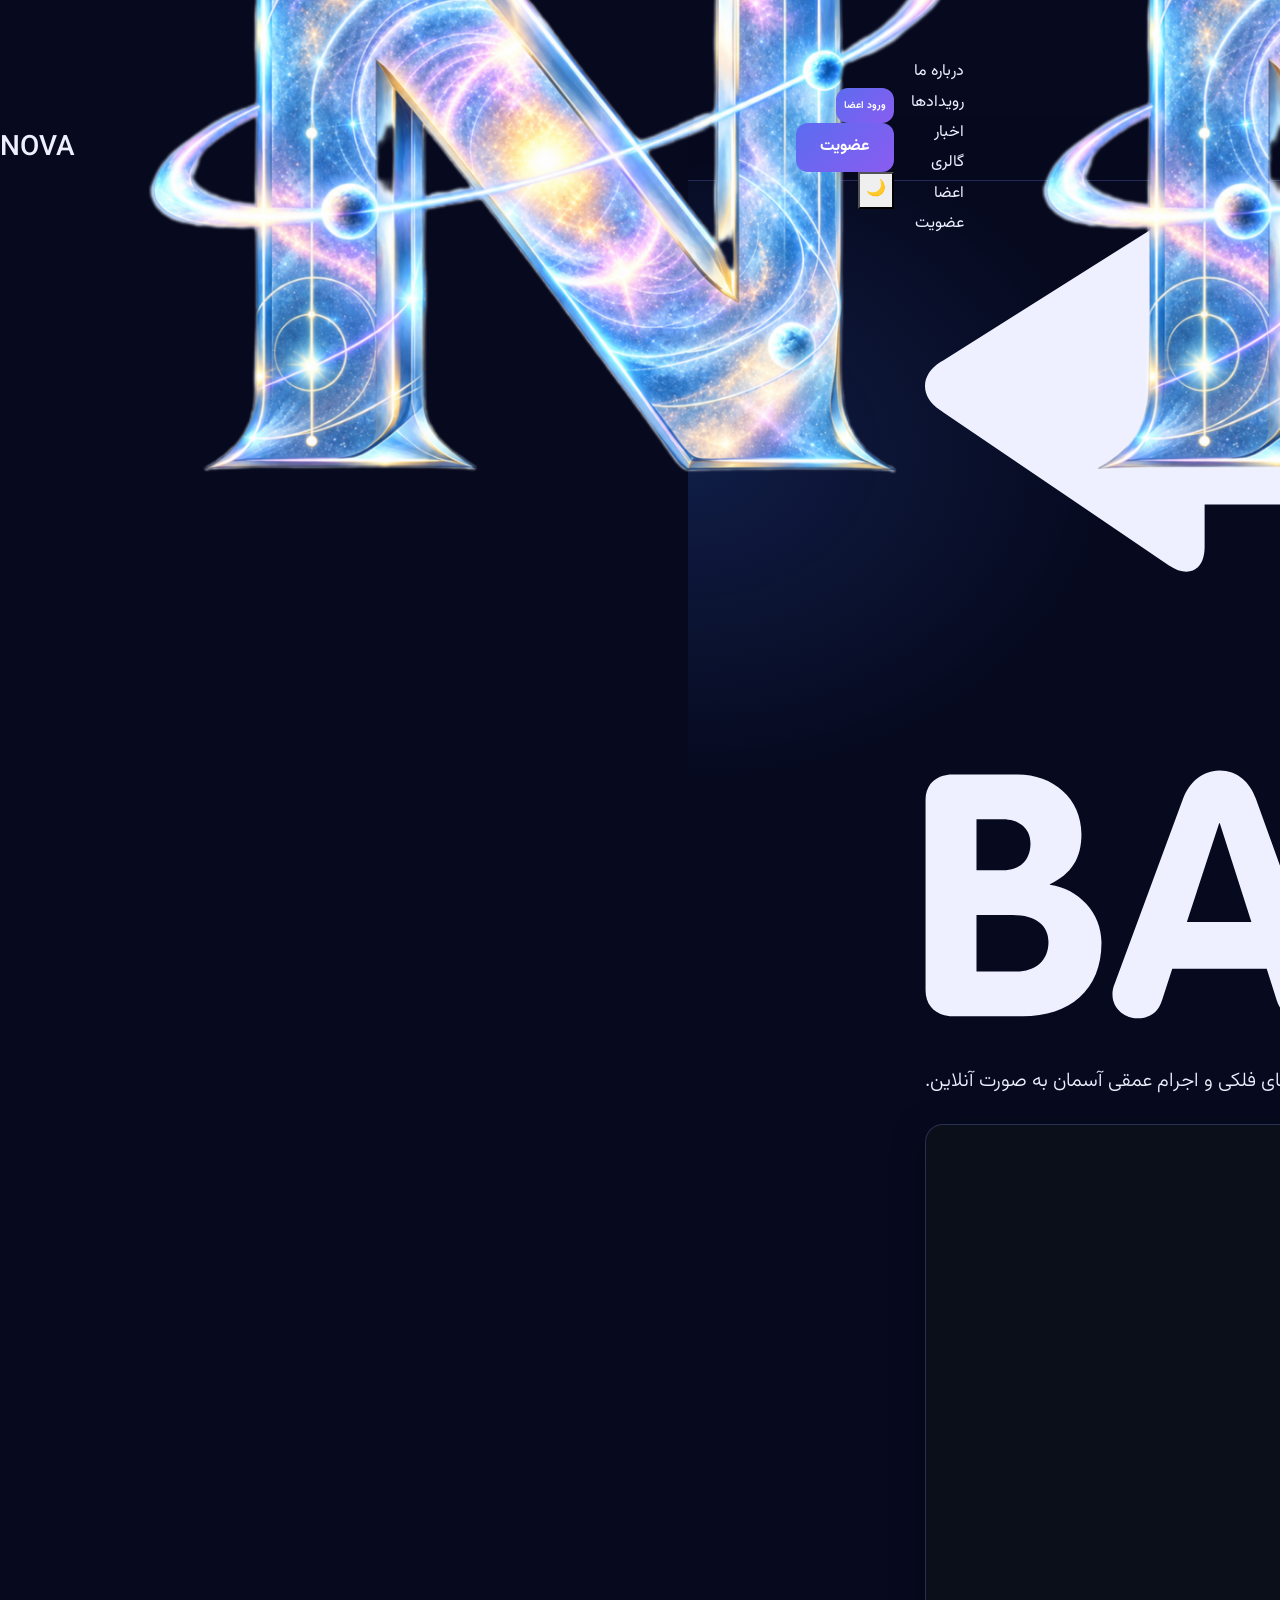
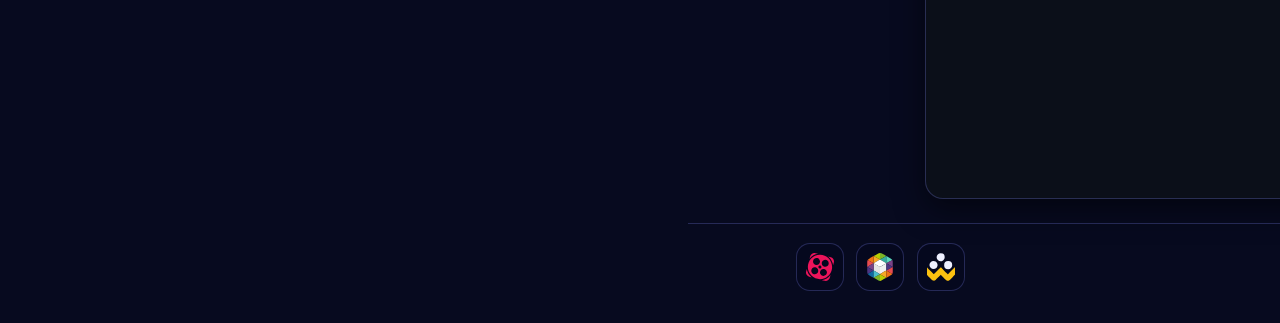
<file: observatory/observatory.html>
<!DOCTYPE html>
<html lang="fa" dir="rtl">
<head>
    <meta charset="UTF-8">
    <meta name="viewport" content="width=device-width, initial-scale=1.0">
    <title>رصدخانه مجازی و آسمان‌نمای نوا</title>
        <link rel="stylesheet" href="../assets/BootStrap/css/bootstrap.min.css">
    <link rel="stylesheet" href="../assets/fonts/fonts.css">
    <link rel="stylesheet" href="../assets/css/style.css">
    <link rel="stylesheet" href="../assets/css/observatory.css">
    <link rel="apple-touch-icon" sizes="180x180" href="../assets/favicon/apple-touch-icon.png">
    <link rel="icon" type="image/png" sizes="32x32" href="../assets/favicon/favicon-32x32.png">
    <link rel="icon" type="image/png" sizes="16x16" href="../assets/favicon/favicon-16x16.png">
    <link rel="manifest" href="../assets/favicon/site.webmanifest">
</head>
<body>

    <canvas id="sky" aria-hidden="true"></canvas>

    <!-- ۱. لایه تیره پس‌زمینه موبایل -->
    <div class="nav-overlay" id="navOverlay"></div>

    <!-- ۲. منوی کشویی Off-Canvas مخصوص موبایل (خارج از header جهت حل مشکل بلور) -->
    <nav id="nav" class="mobile-nav">
        <div class="nav-header-mobile">
            <span class="nav-title-mobile Pacifico-font">NOVA</span>
            <button class="nav-close-btn" id="navCloseBtn" type="button" aria-label="بستن منو">&times;</button>
        </div>
        <a href="../index.html#about">درباره ما</a>
        <a href="../index.html#events">رویدادها</a>
        <a href="../index.html#news">اخبار</a>
        <a href="../index.html#gallery">گالری</a>
        <a href="../index.html#team">اعضا</a>
        <a href="../index.html#join">عضویت</a>
        <div class="nav-mobile-logins">
            <a href="../login/login2.html" class="btn btn-login-mobile">ورود اعضا</a>
        </div>
    </nav>

    <!-- ۳. هدر اصلی سایت -->
    <header>
        <div class="wrap bar">
            <!-- دکمه همبرگری موبایل -->
            <button class="menu" type="button" aria-expanded="false" aria-controls="nav" aria-label="باز کردن منو">
                <svg xmlns="http://www.w3.org/2000/svg" width="24" height="24" viewBox="0 0 24 24" fill="none">
                    <path d="M2 6C2 5.44772 2.44772 5 3 5H21C21.5523 5 22 5.44772 22 6C22 6.55228 21.5523 7 21 7H3C2.44772 7 2 6.55228 2 6Z" fill="#ffffff"/>
                    <path d="M2 12.0322C2 11.4799 2.44772 11.0322 3 11.0322H21C21.5523 11.0322 22 11.4799 22 12.0322C22 12.5845 21.5523 13.0322 21 13.0322H3C2.44772 13.0322 2 12.5845 2 12.0322Z" fill="#ffffff"/>
                    <path d="M3 17.0645C2.44772 17.0645 2 17.5122 2 18.0645C2 18.6167 2.44772 19.0645 3 19.0645H21C21.5523 19.0645 22 18.6167 22 18.0645C22 17.5122 21.5523 17.0645 21 17.0645H3Z" fill="#ffffff"/>
                </svg>
            </button>
            <!-- سمت راست: لوگو -->
            <a class="brand" href="../index.html#top" aria-label="انجمن نجوم نوا">
                <img src="../assets/icons/nova-light.png" alt="logo" class="nova-logo light">
                <img src="../assets/icons/nova-light.png" alt="logo" class="nova-logo dark">
                <h3 class="Pacifico-font typographi">NOVA</h3>
            </a>

            <!-- وسط: لینک‌های منوی دسکتاپ (دقیقاً داخل کادر بنفش) -->
            <div class="desktop-nav">
                <a href="../index.html#about">درباره ما</a>
                <a href="../index.html#events">رویدادها</a>
                <a href="../index.html#news">اخبار</a>
                <a href="../index.html#gallery">گالری</a>
                <a href="../index.html#team">اعضا</a>
                <a href="../index.html#join">عضویت</a>
            </div>

            <!-- سمت چپ: دکمه‌های ورود/عضویت + تغییر تم + همبرگری موبایل -->
            <div class="header-left-actions">
                <div class="logins">
                    <a href="../login/login2.html" class="btn p-2 login-desktop-btn" style="font-size: 10px;">ورود اعضا</a>
                    <a class="btn" href="../index.html#join">عضویت</a>
                </div>

                <button class="theme-switch" id="themeToggleBtn" type="button" aria-label="تغییر تم">
                    <span class="theme-switch-track">
                        <span class="theme-switch-thumb">
                            <span id="themeIcon">🌙</span>
                        </span>
                    </span>
                </button>
            </div>
        </div>
    </header>


    <main class="wrap detail-page" style="padding-top: 2rem;">
        <!-- دکمه بازگشت -->
        <a href="../index.html#observatory-widget" class="back-link-login" title="بازگشت">
            <svg viewBox="0 0 36 36" xmlns="http://www.w3.org/2000/svg">
                <path fill="currentColor"
                    d="M34 3H12.475V1.128c0-1.046-.74-1.435-1.645-.865L.69 6.652c-.905.57-.922 1.527-.038 2.127l10.215 6.931c.884.602 1.607.235 1.607-.811V13H34a2 2 0 0 0 2-2V5a2 2 0 0 0-2-2zM.024 26.184c0-.727.5-1.137 1.197-1.137H4.13c1.576 0 2.849 1.061 2.849 2.667c0 1.061-.439 1.772-1.409 2.227v.03c1.288.183 2.303 1.258 2.303 2.576c0 2.137-1.424 3.288-3.516 3.288h-3.12c-.697 0-1.212-.439-1.212-1.151v-8.5zm2.273 3.135h1.182c.742 0 1.227-.439 1.227-1.196c0-.713-.561-1.076-1.227-1.076H2.297v2.272zm0 4.516h1.788c.818 0 1.424-.47 1.424-1.318c0-.712-.545-1.197-1.606-1.197H2.297v2.515zm9.217-7.713c.258-.696.85-1.257 1.621-1.257c.805 0 1.365.53 1.621 1.257l2.971 8.243c.092.242.121.454.121.561c0 .591-.484 1-1.045 1c-.637 0-.955-.333-1.107-.788l-.453-1.424H11.03l-.455 1.409c-.15.47-.469.803-1.09.803c-.607 0-1.122-.454-1.122-1.061c0-.242.076-.424.106-.5l3.045-8.243zm.168 5.501h2.879l-1.41-4.395h-.029l-1.44 4.395zm11.378-6.758c1.106 0 3.258.363 3.258 1.696c0 .546-.379 1.016-.94 1.016-.621 0-1.046-.53-2.318-.53c-1.879 0-2.849 1.591-2.849 3.439c0 1.803.985 3.349 2.849 3.349c1.272 0 1.788-.637 2.409-.637c.682 0 1 .682 1 1.03c0 1.455-2.288 1.788-3.409 1.788c-3.076 0-5.212-2.439-5.212-5.576c0-3.151 2.121-5.575 5.212-5.575zm4.471 1.212c0-.621.455-1.121 1.137-1.121c.651 0 1.137.424 1.137 1.121v3.273l3.727-3.97c.167-.182.455-.424.879-.424c.576 0 1.121.439 1.121 1.091c0 .393-.242.712-.742 1.212l-2.863 2.818l3.5 3.651c.363.364.637.697.637 1.152c0 .712-.562 1.045-1.183 1.045c-.44 0-.727-.258-1.151-.712l-3.924-4.243v3.864c0 .591-.455 1.091-1.137 1.091c-.651 0-1.137-.424-1.137-1.091v-8.757z" />
            </svg>
        </a>


        <div class="rv" style="margin-bottom: 1rem;">
            <h2>رصدخانه دیجیتال و آسمان‌نما</h2>
            <p class="lead">نقشه زنده و سه‌بعدی آسمان شب؛ کاوش سیارات، صورت‌های فلکی و اجرام عمقی آسمان به صورت آنلاین.</p>
        </div>

        <!-- باکس نمایش استلاریوم وب با مختصات پیش‌فرض (یا مختصات بیرجند) -->
        <div class="stellarium-container rv">
            <iframe src="https://stellarium-web.org/?home=32.8649,59.2264,2متر&fov=60" allowfullscreen></iframe>
        </div>
    </main>

    <footer>
        <div class="wrap foot">
            <div class="text">© انجمن نجوم نوا · همه‌ی حقوق محفوظ است.</div>
            <div class="soc">
                <a href="https://shad.ir/novaastro405"><svg xmlns="http://www.w3.org/2000/svg"
                        viewBox="0 0 362.8 357.9">
                        <defs>
                            <style>
                                .cls-1 {
                                    fill: #fcc110;
                                }

                                .cls-2 {
                                    fill: currentColor;
                                }
                            </style>
                        </defs>
                        <g id="Layer_2" data-name="Layer 2">
                            <g id="logo">
                                <g id="shad_logo_farsgraphic" data-name="shad logo farsgraphic">
                                    <path class="cls-1"
                                        d="M.1,234.5V187.6c0-.5-.4-1.2.4-1.5s1.1.4,1.5.8l16.8,16.9,38.2,38,27.9,28c2.6,2.7,2.6,2.7,5.3,0l26.7-26.5L145,215.2l31.6-31.3c1.4-2.3,2.7-1.6,4.1-.2l42.1,42.5c10,10.1,19.9,20.1,29.7,30.3,5,5.2,10.4,9.9,15.2,15.4,1.4,1.6,2.7,1.3,4-.1l12.7-12.6,13.7-13.9c7.6-7.7,15.1-15.4,22.7-23l27.1-27c4.1-4,8.2-8,12.2-12.1.5-.4.9-1,1.5-.6a1.8,1.8,0,0,1,1.1,1.3v2.3q0,45.3.1,90.8a4.6,4.6,0,0,1-1.6,3.6q-16.5,16.3-32.7,32.8l-29.7,30c-5.5,5.5-11.1,10.9-19,13.1a36,36,0,0,1-19.8.1c-7.3-1.9-12.7-6.5-17.8-11.7-9.8-10.1-19.8-20.1-29.7-30.1l-31.9-32.3c-2.1-2.1-2.4-2.2-4.4-.2l-43.9,43.9c-6.9,6.9-13.7,14-20.9,20.7-9.4,8.6-20.3,11.4-32.8,8.2-6.9-1.8-12.3-5.5-17.1-10.5s-10.8-10.8-16.2-16.1L25.7,308.7c-5.4-5.3-10.9-10.6-16.2-16.1-2.9-3-6.2-5.5-8.7-8.8a4.6,4.6,0,0,1-.8-2.5V234.5Z" />
                                    <path class="cls-2"
                                        d="M222,154.8a52.4,52.4,0,1,1,104.8.5c0,28.6-23.8,52.1-52.5,52A52.4,52.4,0,0,1,222,154.8Z" />
                                    <path class="cls-2"
                                        d="M229.4,52.5c.3,28-23.2,52.1-51,52.4-29.7.3-53.7-22.7-53.9-51.7S147.3.3,176.9,0A52.4,52.4,0,0,1,229.4,52.5Z" />
                                    <path class="cls-2"
                                        d="M124.6,189.6c-42.9,35.6-92.6,5.1-92.7-36.1,0-29.5,23.2-53.1,52.4-53.1C125.1,100.5,154.5,146,124.6,189.6Z" />
                                </g>
                            </g>
                        </g>
                    </svg></a><a href="https://rubika.ir/novaastro405"><svg xmlns="http://www.w3.org/2000/svg"
                        id="Layer_1" data-name="Layer 1" viewBox="0 0 495.37 543.04">
                        <path
                            d="M246.07,0h1.76c.48,42.73-.25,128.44-.25,128.44-40.86-22.92-82-45.3-122.84-68.29q40.13-22.81,80.32-45.51c12.69-7.16,26.33-13.31,41-14.64Z"
                            fill="#b8ce01" />
                        <path
                            d="M247.73,0h3C266.62,1.43,281,9,294.67,16.68Q332.91,38.25,371.05,60c-41,22.73-82.45,45.82-123.51,68.48-.35-42.73.63-85.77.15-128.5Z"
                            fill="#7db425" />
                        <path
                            d="M124.77,60.11,247.61,128.4,123.92,200.66s-.06-45.85.08-68.71C123.89,108.21,124.77,60.11,124.77,60.11Z"
                            fill="#f6a925" />
                        <path
                            d="M371.19,60l.35.19c-.1,42.59,0,85.18,0,127.77-.07,4.17-.11,12.77-.11,12.77L247.62,128.45S330.2,82.76,371.23,60Z"
                            fill="#35ac9d" />
                        <path
                            d="M371.44,60.21c27.28,15.51,54.37,31.36,81.47,47.17,13.11,7.36,27,15.52,34.16,29.39-38.38,21.25-115.68,64-115.68,64s-.06-8.61,0-12.78q0-63.89,0-127.77Z"
                            fill="#59d6bd" />
                        <path
                            d="M46.5,105c25.65-15,78.19-44.88,78.19-44.88L124,200.66S47,158.21,8.71,137C17.05,122.13,32.11,113.12,46.5,105Z"
                            fill="#ef7414" />
                        <path
                            d="M247.5,128.44l123.81,72.3s-39.84,22-59.62,32.64c-21.14,12-64.09,35.82-64.09,35.82L123.94,200.66Z"
                            fill="#fff" />
                        <path
                            d="M0,193C.11,174.17-.23,154.15,8.66,137,47,158.21,123.92,200.66,123.92,200.66,82.55,224.58,41.38,248.86,0,272.81,0,246.21,0,219.62,0,193Z"
                            fill="#e74b50" />
                        <path
                            d="M487.07,136.77c7.54,14.1,8.64,30.5,8.22,46.19v90.11L371.41,200.76S448.69,158,487.07,136.77Z"
                            fill="#794387" />
                        <path
                            d="M123.92,200.66c.19-.08,123.66,68.54,123.66,68.54s0,71.69.07,106.76c.2,11.29-.07,34.11-.07,34.11-41.27-22.78-82.32-45.76-123.6-68.54l-.07-.31V200.66Z"
                            fill="#e4e4e4" />
                        <path
                            d="M0,272.81c41.35-24,82.52-48.23,123.89-72.15q-.06,70.29,0,140.56c-6.35-2.65-12.13-6.43-18.19-9.64C70.5,312.21,35.38,292.39,0,273.21v-.4Z"
                            fill="#794387" />
                        <path
                            d="M371.39,200.76v86.18c-.13,18.27.46,36.47,0,54.73-41.21,22.4-123.82,68.4-123.82,68.4s.27-22.82.07-34.11c0-35.07-.07-106.76-.07-106.76Z"
                            fill="#f1f1f1" />
                        <path
                            d="M371.39,200.76s123.88,72.14,123.88,72.31c-41.17,22.82-123.87,68.6-123.87,68.6h0c.46-18.26-.13-36.46,0-54.73V200.76Z"
                            fill="#4c3683" />
                        <path
                            d="M0,273.21c35.36,19.21,70.43,39,105.7,58.4,6.06,3.21,11.84,7,18.19,9.64l.07.31Q67,374.79,10,408.05C6,402,4,394.86,2.53,387.8.14,376,0,364,0,352v-78.8Z"
                            fill="#4c3683" />
                        <path
                            d="M495.27,273.07c.06,27.65,0,55.3,0,82.95.4,17.73-.12,36.62-9.57,52.25-34.2-20-114.33-66.6-114.33-66.6S454.1,295.89,495.27,273.07Z"
                            fill="#e74b50" />
                        <path
                            d="M10,408Q67,374.72,124,341.53c-.25,46.83.08,93.67-.16,140.49q-40.35-22.75-80.49-45.86C30.82,428.76,18,420.53,10,408Z"
                            fill="#0f68a0" />
                        <path
                            d="M124,341.53c41.28,22.78,82.33,45.76,123.6,68.54-41.2,24-123.7,72-123.76,71.95.24-46.82-.09-93.66.16-140.49Z"
                            fill="#49bdca" />
                        <path
                            d="M371.2,341.76l.2-.09c.12,46.84-.25,93.69.19,140.53l-.31.15c-32.66-19.51-65.71-38.4-98.52-57.68-8.26-4.7-25.18-14.6-25.18-14.6S330,364.21,371.2,341.76Z"
                            fill="#f6a925" />
                        <path
                            d="M371.4,341.67h0c3.65,2.49,80.13,46.62,114.33,66.6-4.86,8.3-12.56,14.39-20.32,19.84-12.52,8.42-25.88,15.47-38.9,23.05-18.31,10.35-36.5,20.91-54.92,31-.44-46.84-.07-93.69-.19-140.53Z"
                            fill="#ef7414" />
                        <path
                            d="M247.58,410.07V543c-10.25-1.51-21.42-3.87-30.5-9.08C186,516.66,154.81,499.5,123.82,482,165,458,206.38,434.12,247.58,410.07Z"
                            fill="#7db425" />
                        <path
                            d="M247.58,410.07s16.92,9.9,25.18,14.6c32.81,19.28,65.86,38.17,98.52,57.68q-47.79,26.44-95.57,53A62.47,62.47,0,0,1,249.84,543h-2.26Z"
                            fill="#b8ce01" />
                        <path d="M602.83,233.66" fill="#f1f1f1" />
                    </svg></a><a href="https://www.aparat.com/nova_astro_405"><svg fill="#ED145B" role="img"
                        viewBox="0 0 24 24" xmlns="http://www.w3.org/2000/svg">
                        <title>Aparat</title>
                        <path
                            d="M12.0014 1.5938C2.7317 1.5906-1.9119 12.7965 4.641 19.3515c2.975 2.976 7.4496 3.8669 11.3374 2.257 3.8877-1.61 6.4228-5.4036 6.4228-9.6116 0-5.7441-4.6555-10.4012-10.3997-10.4031zM6.11 6.783c.5011-2.5982 3.8927-3.2936 5.376-1.1028 1.4834 2.1907-.4216 5.0816-3.02 4.5822-1.6118-.3098-2.6668-1.868-2.356-3.4794zm4.322 8.9882c-.5045 2.5971-3.8965 3.288-5.377 1.0959-1.4807-2.1922.427-5.0807 3.0247-4.5789 1.612.3114 2.6655 1.8714 2.3524 3.483zm1.2605-2.405c-1.1528-.2231-1.4625-1.7273-.4917-2.3877.9708-.6604 2.256.18 2.0401 1.3343-.1347.7198-.8294 1.1924-1.5484 1.0533zm6.197 3.8375c-.501 2.5981-3.8927 3.2935-5.376 1.1028-1.4834-2.1908.4217-5.0817 3.0201-4.5822 1.6117.3097 2.6667 1.8679 2.356 3.4794zm-1.9662-5.5018c-2.5981-.501-3.2935-3.8962-1.1027-5.3795 2.1907-1.4834 5.0816.4216 4.5822 3.02-.3082 1.6132-1.8668 2.6701-3.4795 2.3595zm-2.3348 11.5618l2.2646.611c1.9827.5263 4.0167-.6542 4.5433-2.6368l.639-2.4016a11.3828 11.3828 0 0 1-7.4469 4.4274zM21.232 3.5985l-2.363-.6284a11.3757 11.3757 0 0 1 4.3538 7.619l.6495-2.4578c.5194-1.9804-.6615-4.0076-2.6403-4.5328zM.6713 13.8086l-.5407 2.04c-.5263 1.9826.6542 4.0166 2.6368 4.5432l2.1066.5618a11.3792 11.3792 0 0 1-4.2027-7.145zM10.3583.702L8.1498.1261C6.166-.4024 4.1296.7785 3.603 2.763l-.5512 2.082A11.3757 11.3757 0 0 1 10.3583.702Z" />
                    </svg></a>
            </div>
        </div>
    </footer>
    <script src="../assets/js/index.js"></script>
</body>
</html>
</file>
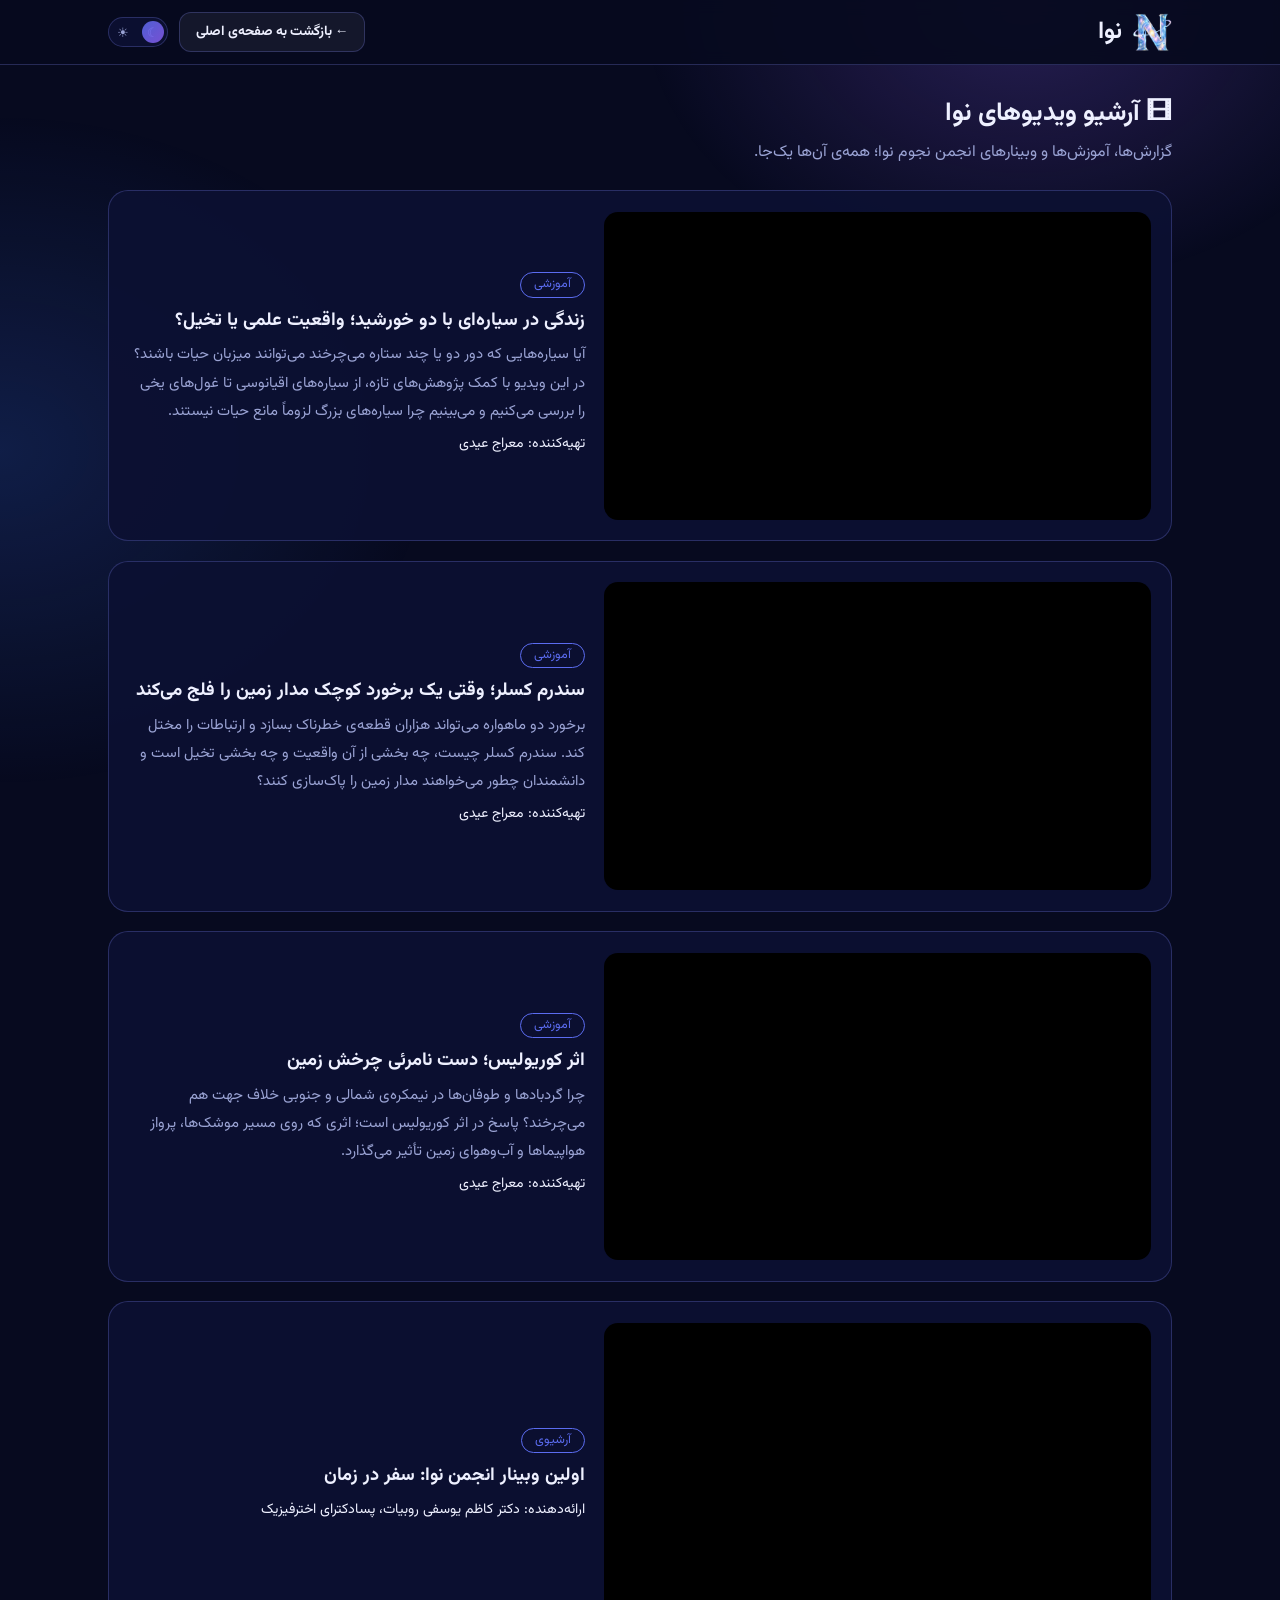
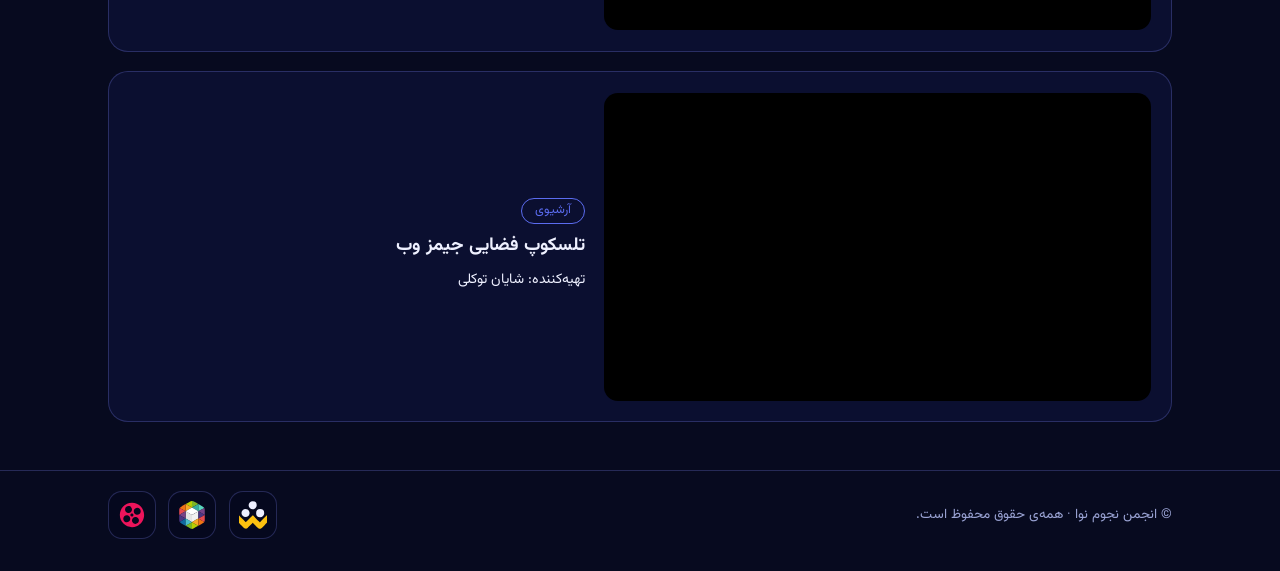
<file: videos/videos.html>
<!DOCTYPE html>
<html lang="fa" dir="rtl" data-bs-theme="dark">
<head>
<meta charset="utf-8">
<meta name="viewport" content="width=device-width, initial-scale=1, viewport-fit=cover">
<title>آرشیو ویدیوها | انجمن نجوم نوا</title>
<link rel="stylesheet" href="../assets/fonts/fonts.css">
<link rel="stylesheet" href="../assets/css/style.css?v=8">
<script>try{document.documentElement.dataset.bsTheme=localStorage.getItem('nova-theme')||'dark'}catch(e){}</script>
</head>
<body>
<header>
  <div class="wrap bar">
    <a class="brand" href="../index.html"><img src="../assets/icons/nova-light.png" alt="لوگوی نوا" width="42" height="42"><span><b>نوا</b><small>آرشیو ویدیوها</small></span></a>
    <a class="btn ghost small" href="../index.html#videos">← بازگشت به صفحه‌ی اصلی</a>
    <button class="tg" id="themeBtn" type="button" aria-label="تغییر حالت شب و روز"><span>☀</span><span>☾</span></button>
  </div>
</header>

<main class="wrap vpage">
  <div class="vhead">
    <h1>🎞 آرشیو ویدیوهای نوا</h1>
    <p>گزارش‌ها، آموزش‌ها و وبینارهای انجمن نجوم نوا؛ همه‌ی آن‌ها یک‌جا.</p>
  </div>
  <div class="vlist" id="vlist"><noscript><p>برای دیدن ویدیوها جاوااسکریپت را فعال کنید یا به <a href="https://www.aparat.com/nova_astro_405">کانال آپارات</a> بروید.</p></noscript></div>
</main>

<footer>
  <div class="wrap foot">
    <span>© انجمن نجوم نوا · همه‌ی حقوق محفوظ است.</span>
    <div class="soc" data-social></div>
  </div>
</footer>

<script src="../assets/js/videos-data.js?v=8"></script>
<script src="../assets/js/social.js?v=8"></script>
<script>
(function () {
  var root = document.documentElement;
  document.getElementById('themeBtn').onclick = function () {
    var t = root.dataset.bsTheme === 'dark' ? 'light' : 'dark';
    root.dataset.bsTheme = t;
    try { localStorage.setItem('nova-theme', t); } catch (e) {}
  };
  var box = document.getElementById('vlist');
  (window.NOVA_VIDEOS || []).forEach(function (v) {
    var row = document.createElement('article');
    row.className = 'panel vrow'; row.id = v.id;
    var player = document.createElement('div'); player.className = 'vplayer';
    var fr = document.createElement('iframe');
    fr.src = 'https://www.aparat.com/video/video/embed/videohash/' + encodeURIComponent(v.id) + '/vt/frame';
    fr.title = v.title; fr.loading = 'lazy'; fr.allowFullscreen = true;
    player.appendChild(fr);
    var info = document.createElement('div'); info.className = 'vinfo';
    var tag = document.createElement('span'); tag.className = 'vtag'; tag.textContent = v.tag;
    var h = document.createElement('h2'); h.textContent = v.title;
    info.append(tag, h);
    if (v.desc) { var p = document.createElement('p'); p.textContent = v.desc; info.appendChild(p); }
    var by = document.createElement('p'); by.className = 'vby';
    by.textContent = v.role + ': ' + v.who; info.appendChild(by);
    row.append(player, info); box.appendChild(row);
  });
  if (location.hash) {
    var t = document.getElementById(location.hash.slice(1));
    if (t) setTimeout(function () { t.scrollIntoView({ behavior: 'smooth', block: 'start' }); }, 100);
  }
})();
</script>
</body>
</html>
</file>
<file: assets/fonts/fonts.css>
/* فونت وزیرمتن از Google Fonts */
@import url("https://fonts.googleapis.com/css2?family=Vazirmatn:wght@400;500;700;800&display=swap");
</file>
<file: assets/css/style.css>
:root,[data-bs-theme="dark"]{--bg:#070a1f;--ink:#eef0ff;--mut:#9aa3d4;--line:rgba(130,140,255,.25);--card:rgba(13,17,50,.92);--in:rgba(6,8,30,.8);--a1:#5b6cf0;--a2:#8a5cf0;--glow:rgba(110,120,255,.3)}
[data-bs-theme="light"]{--bg:#eef1fb;--ink:#15183a;--mut:#51597f;--line:rgba(70,80,170,.25);--card:rgba(255,255,255,.94);--in:#fff;--glow:rgba(90,100,220,.22)}
*,*::before,*::after{box-sizing:border-box}
html{scroll-behavior:smooth;scroll-padding-top:5rem}
body{margin:0;background:var(--bg);color:var(--ink);line-height:1.9;overflow-x:hidden;font-family:"Vazirmatn",Tahoma,sans-serif;min-height:100vh;display:flex;flex-direction:column}
main{flex:1}
body::before{content:"";position:fixed;inset:0;z-index:-2;background:radial-gradient(40rem 30rem at 80% 0%,rgba(138,92,240,.25),transparent 60%),radial-gradient(45rem 35rem at 0% 50%,rgba(60,120,255,.18),transparent 60%)}
#sky{position:fixed;inset:0;width:100%;height:100%;z-index:-1;pointer-events:none}
.sh{position:fixed;top:6%;right:8%;width:110px;height:2px;background:linear-gradient(90deg,#fff,transparent);opacity:0;z-index:-1;animation:shoot 9s linear infinite;pointer-events:none}
.sh.b{top:22%;right:40%;animation-delay:4.5s;animation-duration:12s}
[data-bs-theme="light"] .sh{display:none}
@keyframes shoot{0%{opacity:0;transform:rotate(-30deg)}3%{opacity:1}14%,100%{opacity:0;transform:translate3d(-55vw,32vh,0) rotate(-30deg)}}
a{color:inherit;text-decoration:none}
img{max-width:100%;display:block}
:focus-visible{outline:2px solid var(--a1);outline-offset:3px;border-radius:6px}
.wrap{max-width:1100px;margin:0 auto;padding:0 1.1rem}
h1,h2,h3{margin:0;line-height:1.4}
h2{font-size:1.3rem;margin:0 0 .8rem}
.mut{color:var(--mut)}
.btn{display:inline-block;border:0;cursor:pointer;font:inherit;font-weight:700;color:#fff;padding:.6rem 1.5rem;border-radius:12px;background:linear-gradient(135deg,var(--a1),var(--a2));transition:transform .2s,box-shadow .2s}
.btn:hover{transform:translateY(-2px);box-shadow:0 0 20px var(--glow)}
.btn.ghost{background:rgba(255,255,255,.06);border:1px solid var(--line);color:var(--ink)}

/* header: همبرگر فقط موبایل */
header{position:sticky;top:0;z-index:30;background:color-mix(in srgb,var(--bg) 92%,transparent);border-bottom:1px solid var(--line);backdrop-filter:blur(8px)}
.bar{display:flex;align-items:center;gap:.7rem;height:4rem}
.menu{display:none;flex-shrink:0;width:44px;height:44px;place-items:center;color:var(--ink);background:var(--card);border:1px solid var(--line);border-radius:12px;cursor:pointer}
.brand{display:flex;align-items:center;gap:.5rem;min-width:0}
.brand b{display:block;font-size:1.5rem;line-height:1.1}
.brand small{display:none;color:var(--mut);font-size:.72rem}
.dnav{display:flex;flex:1;justify-content:center;gap:.1rem;min-width:0;overflow-x:auto;scrollbar-width:none}
.dnav::-webkit-scrollbar{display:none}
.dnav a{flex-shrink:0;font-size:.8rem;padding:.3rem .55rem;border-radius:10px;color:var(--mut);white-space:nowrap}
.dnav a:hover{background:var(--glow);color:var(--ink)}
.lg{flex-shrink:0;padding:.35rem 1.1rem;font-size:.82rem;white-space:nowrap}
.tg{position:relative;flex-shrink:0;display:flex;justify-content:space-between;align-items:center;direction:ltr;width:60px;height:30px;padding:0 8px;border-radius:99px;border:1px solid var(--line);background:var(--card);color:var(--mut);cursor:pointer;font-size:13px}
.tg::after{content:"";position:absolute;top:3px;left:33px;width:22px;height:22px;border-radius:50%;background:linear-gradient(135deg,var(--a1),var(--a2));transition:left .25s;opacity:.85}
[data-bs-theme="light"] .tg::after{left:4px}
nav#menu{display:none}
@media (max-width:720px){
  .menu{display:grid}.dnav,.lg{display:none}
  .brand{margin-inline-end:auto}.brand small{display:block}
  nav#menu{position:absolute;top:100%;right:.6rem;left:.6rem;max-height:calc(100vh - 5rem);overflow-y:auto;flex-direction:column;padding:.4rem;background:var(--card);border:1px solid var(--line);border-radius:16px;box-shadow:0 14px 40px rgba(0,0,0,.5)}
  nav#menu.open{display:flex}
  nav#menu a,nav#menu button{text-align:start;font:inherit;color:var(--ink);background:none;border:0;padding:.65rem .9rem;border-radius:10px;cursor:pointer}
  nav#menu a:hover,nav#menu button:hover{background:var(--glow)}
}

/* hero */
.hero{position:relative;display:flex;align-items:center;min-height:68vh;padding:3rem 0;background:linear-gradient(270deg,rgba(7,10,31,.55),rgba(7,10,31,.05) 65%),linear-gradient(0deg,var(--bg),transparent 28%),url(../img/3.jpg) center/cover #0a1030}
.hero-in{position:relative;z-index:1;width:100%}
.hero-brand{display:flex;align-items:center;gap:.8rem}
.hero-brand img{width:64px;height:64px}
.hero-brand b{font-size:clamp(3rem,9vw,5.4rem);line-height:1.1;font-weight:800;color:#fff;text-shadow:0 0 28px rgba(110,120,255,.8)}
.hero h1{font-size:clamp(1.25rem,3vw,1.8rem);color:#fff;margin-top:.3rem;text-shadow:0 2px 10px rgba(0,0,0,.5)}
.hero p{margin:.3rem 0 0;color:#dfe4ff;font-size:1.05rem}
.cta{display:flex;gap:.8rem;flex-wrap:wrap;margin-top:1.4rem}
.down{position:absolute;left:50%;bottom:-1.3rem;margin-left:-22px;width:44px;height:44px;display:grid;place-items:center;border-radius:50%;background:var(--card);border:1px solid var(--a1);z-index:2}

/* panels */
.stack{display:grid;gap:1.2rem;padding-block:2rem 3rem}
.panel{background:var(--card);border:1px solid var(--line);border-radius:20px;padding:1.3rem}
.js .rv{opacity:0;transform:translateY(20px);transition:opacity .6s,transform .6s}
.js .rv.on{opacity:1;transform:none}
.ph{display:flex;justify-content:space-between;align-items:center;gap:1rem;margin-bottom:.8rem}
.ph h2{margin:0}
.more{color:var(--a1);font-size:.9rem}
.gal{display:grid;grid-template-columns:repeat(5,1fr);gap:.7rem}
.g{padding:0;border:1px solid var(--line);border-radius:12px;overflow:hidden;cursor:zoom-in;background:var(--in);aspect-ratio:4/3}
.g img{width:100%;height:100%;object-fit:cover;transition:transform .4s}
.g:hover img{transform:scale(1.06)}
.facts{display:grid;grid-template-columns:repeat(4,1fr);gap:1rem}
.facts article{padding:1rem;border:1px solid var(--line);border-radius:14px;background:var(--in)}
.facts b{color:var(--a1)}
.facts p{margin:.3rem 0 0;font-size:.9rem;color:var(--mut)}
.vids{display:grid;grid-template-columns:repeat(3,1fr);gap:1rem}
.vc{padding:0;text-align:start;font:inherit;color:inherit;background:var(--in);border:1px solid var(--line);border-radius:14px;overflow:hidden;cursor:pointer}
.vc .th{position:relative;aspect-ratio:16/9;background:linear-gradient(135deg,#10163f,#2a1a5e)}
.vc .th::after{content:"▶";position:absolute;inset:0;margin:auto;width:52px;height:52px;display:grid;place-items:center;border-radius:50%;background:rgba(0,0,0,.6);color:#fff}
.vc h3{font-size:1rem;padding:.7rem .9rem}
.vc.soon{opacity:.55;cursor:default;border-style:dashed}
.duo{display:grid;grid-template-columns:1.35fr 1fr;gap:1.2rem}
.duo>.panel{min-width:0}
#about p{margin:0 0 1rem}
.goals{list-style:none;margin:0;padding:0;color:var(--mut)}
.goals li{position:relative;padding-right:1.8rem;margin-bottom:.5rem}
.goals li::before{content:"★";position:absolute;right:0;color:var(--a2)}
form h2{margin-bottom:.2rem}
.row{display:grid;grid-template-columns:1fr 1fr;gap:.8rem}
label{display:block;font-size:.88rem;color:var(--mut);margin-bottom:.7rem}
input{width:100%;margin-top:.2rem;padding:.6rem .8rem;font:inherit;color:var(--ink);background:var(--in);border:1px solid var(--line);border-radius:10px}
input:focus{outline:none;border-color:var(--a1);box-shadow:0 0 0 3px var(--glow)}
input[aria-invalid="true"]{border-color:#ff6b81}
.err{display:block;color:#ff6b81;font-size:.8rem}
form .btn{width:100%}
.ok{display:none;margin-top:.8rem;padding:.7rem 1rem;border-radius:10px;background:var(--glow)}
.team{display:grid;grid-template-columns:repeat(3,1fr);gap:1rem}
.mem{text-align:center;padding:1.2rem;border:1px solid var(--line);border-radius:16px;background:var(--in)}
.mem img{width:100px;height:100px;margin:0 auto .6rem;border-radius:50%;object-fit:cover;box-shadow:0 0 20px var(--glow)}
.mem h3{font-size:1.05rem}
.mem small{color:var(--a1)}
.tl{list-style:none;margin:0;padding:0 1.6rem 0 0;border-right:2px solid var(--line);display:grid;gap:1.2rem;counter-reset:s}
.tl li{position:relative}
.tl li::before{counter-increment:s;content:counter(s);position:absolute;right:-2.5rem;top:.2rem;width:1.7rem;height:1.7rem;display:grid;place-items:center;border-radius:50%;background:#3b4df0;color:#fff;font-size:.85rem;font-weight:700}
.tl b{display:block}
.tl span{color:var(--mut);font-size:.93rem}
@media (min-width:721px){
  .tl{padding:2.8rem 0 0;border:0;grid-template-columns:repeat(4,1fr);text-align:center;position:relative}
  .tl::before{content:"";position:absolute;top:1.1rem;inset-inline:12%;height:2px;background:linear-gradient(90deg,transparent,var(--a1),transparent)}
  .tl li::before{right:auto;left:50%;top:-2.8rem;margin-left:-.85rem}
}
.contact{display:flex;justify-content:space-between;align-items:center;gap:1.2rem 2rem;flex-wrap:wrap}
.contact ul{list-style:none;margin:0;padding:0;color:var(--mut);font-size:.93rem}
.contact a:hover{color:var(--a1)}
.tagline{margin:0;color:var(--mut)}
footer{text-align:center;padding:1.2rem 0 2rem;color:var(--mut);font-size:.85rem;border-top:1px solid var(--line)}
.top{position:fixed;left:1rem;bottom:calc(1rem + env(safe-area-inset-bottom,0px));width:46px;height:46px;border-radius:50%;border:1px solid var(--line);background:var(--card);color:var(--ink);font-size:1.2rem;cursor:pointer;opacity:0;pointer-events:none;transition:opacity .3s;z-index:25}
.top.show{opacity:1;pointer-events:auto}

/* dialogs */
dialog{color:var(--ink);background:var(--bg);border:1px solid var(--line);border-radius:18px;padding:1.3rem;width:min(92vw,860px);max-height:90vh;overflow:auto}
dialog::backdrop{background:rgba(0,0,0,.75)}
dialog .x{position:absolute;top:.4rem;left:.6rem;background:none;border:0;color:var(--ink);font-size:2rem;line-height:1;cursor:pointer}
#lb{width:auto;max-width:92vw;padding:.6rem}
#lb img{max-height:78vh;border-radius:12px}
#lb p{margin:.5rem 0 0;text-align:center;color:var(--mut)}
.vf{aspect-ratio:16/9}
.vf iframe{width:100%;height:100%;border:0;border-radius:12px}
#loginDlg{width:min(92vw,380px)}
.tabs{display:flex;gap:.5rem;flex-wrap:wrap;margin-bottom:1rem}
.tabs button{font:inherit;color:var(--ink);background:var(--in);border:1px solid var(--line);border-radius:10px;padding:.4rem .9rem;cursor:pointer}
.tabs button.on{background:var(--a1);color:#fff}
#vAdd{align-items:end}
#vAdd[hidden]{display:none}
#dashList{list-style:none;margin:1rem 0 0;padding:0}
.req{display:grid;grid-template-columns:1.3fr .8fr 1.4fr 1fr auto;gap:.3rem .8rem;align-items:center;padding:.7rem .9rem;margin-bottom:.5rem;border:1px solid var(--line);border-radius:12px;background:var(--in)}
.req small{grid-column:1/-1;color:var(--mut)}
.del{font:inherit;color:#fff;background:#d6455d;border:0;border-radius:8px;padding:.2rem .8rem;cursor:pointer}

@media (max-width:900px){.duo{grid-template-columns:1fr}.facts{grid-template-columns:1fr 1fr}}
@media (max-width:720px){
  .hero{min-height:56vh}
  .gal{grid-template-columns:repeat(2,1fr)}
  .vids,.team,.facts{grid-template-columns:1fr}
  .row{grid-template-columns:1fr;gap:0}
  .contact{flex-direction:column;align-items:flex-start}
  .req{grid-template-columns:1fr 1fr}
}
@media (prefers-reduced-motion:reduce){*{animation:none!important;transition:none!important}.js .rv{opacity:1;transform:none}html{scroll-behavior:auto}}

/* ===== نسخه ۸ ===== */
.hintc{font-size:.8rem}
.dnav a.act,nav#menu a.act{background:var(--glow);color:var(--ink)}
.small{padding:.35rem 1rem;font-size:.85rem;margin-inline-start:auto}

/* گالری: پنجره‌ی عکس + توضیحات */
#lb{width:min(94vw,920px);max-width:none;padding:0;overflow:hidden}
.lbx{display:grid;grid-template-columns:1.5fr 1fr}
#lb .lbx img{width:100%;height:100%;max-height:80vh;border-radius:0;object-fit:cover}
.lbd{padding:1.6rem 1.4rem;align-self:center}
.lbd h3{font-size:1.25rem;margin-bottom:.6rem;color:var(--a1)}
#lb .lbd p{margin:0;text-align:start;color:var(--ink);line-height:2}
#lb .x{z-index:2;background:rgba(0,0,0,.55);color:#fff;border-radius:50%;width:2.2rem;height:2.2rem;display:grid;place-items:center;font-size:1.5rem}

/* دانستنی‌ها با عکس */
.facts{grid-template-columns:repeat(3,1fr)}
.facts article{padding:0;overflow:hidden}
.fi{aspect-ratio:16/9;background:center/cover no-repeat}
.sunimg{background:radial-gradient(circle at 50% 55%,#fff3b0 0,#ffb830 20%,#ff7a18 36%,rgba(255,122,24,0) 62%),#0b0a1c}
.ft{padding:.9rem 1rem 1rem}
.facts b{display:block;margin-bottom:.2rem}

/* ویدیوهای صفحه‌ی اصلی */
.vc{display:block}
.vc .th{background-size:cover;background-position:center}
.vc .th::before{content:"";position:absolute;inset:0;background:linear-gradient(0deg,rgba(0,0,0,.5),transparent)}
.vc h3{padding-bottom:.2rem}
.vc small{display:block;padding:0 .9rem .8rem;color:var(--mut)}
.vc:hover{border-color:var(--a1)}
.vall{text-align:center;margin:1.1rem 0 0}
#about .quote{padding:.8rem 1rem;border-right:3px solid var(--a2);background:var(--in);border-radius:10px;color:var(--mut)}

/* فوتر */
.foot{display:flex;justify-content:space-between;align-items:center;flex-wrap:wrap;gap:1rem}
.soc{display:flex;gap:.8rem}
.soc a{width:48px;height:48px;display:grid;place-items:center;border-radius:14px;border:1px solid var(--line);background:var(--in);transition:transform .2s}
.soc a:hover{transform:translateY(-3px);border-color:var(--a1)}
.soc svg{width:28px;height:28px;color:var(--ink)}

/* صفحه‌ی آرشیو ویدیوها */
.vpage{padding-block:2rem 3rem}
.vhead h1{font-size:1.6rem}
.vhead p{color:var(--mut);margin:.3rem 0 0}
.vlist{display:grid;gap:1.2rem;margin-top:1.4rem}
.vrow{display:grid;grid-template-columns:1.2fr 1fr;gap:1.2rem;align-items:center;scroll-margin-top:6rem}
.vrow:target{border-color:var(--a1);box-shadow:0 0 24px var(--glow)}
.vplayer{aspect-ratio:16/9;border-radius:14px;overflow:hidden;background:#000}
.vplayer iframe{width:100%;height:100%;border:0}
.vtag{display:inline-block;font-size:.78rem;padding:0 .8rem;border-radius:99px;border:1px solid var(--a1);color:var(--a1)}
.vinfo h2{font-size:1.15rem;margin:.5rem 0}
.vinfo p{color:var(--mut);font-size:.93rem;margin:.3rem 0}
.vinfo .vby{color:var(--ink);font-size:.88rem}

@media (max-width:900px){.facts{grid-template-columns:1fr 1fr}}
@media (max-width:720px){.facts{grid-template-columns:1fr}.lbx{grid-template-columns:1fr}.vrow{grid-template-columns:1fr}.hintc{display:none}.foot{justify-content:center}}

/* ===== نسخه ۹ ===== */
.g{position:relative}
.cap{position:absolute;inset:auto 0 0;padding:.9rem .5rem .4rem;font-size:.8rem;color:#fff;text-align:center;background:linear-gradient(0deg,rgba(0,0,0,.75),transparent)}
.venusimg{background:radial-gradient(circle at 40% 40%,#fff0c8,#e9b866 40%,#b9772f 75%),#1a0f08}
.vfeat{display:grid;grid-template-columns:1.2fr 1fr;gap:1.2rem;align-items:center;padding:.8rem;border:1px solid var(--line);border-radius:16px;background:var(--in);transition:border-color .2s}
.vfeat:hover{border-color:var(--a1)}
.vfimg{position:relative;aspect-ratio:16/9;border-radius:12px;background:center/cover}
.vfimg::before{content:"";position:absolute;inset:0;border-radius:12px;background:linear-gradient(0deg,rgba(0,0,0,.45),transparent)}
.vfimg b{position:absolute;inset:0;margin:auto;width:60px;height:60px;display:grid;place-items:center;border-radius:50%;background:rgba(0,0,0,.65);color:#fff;border:2px solid #fff}
.vfx h3{font-size:1.2rem;margin:.5rem 0}
.vfx p{color:var(--mut);font-size:.93rem;margin:0 0 .9rem}
.vtag{display:inline-block;font-size:.78rem;padding:0 .8rem;border-radius:99px;border:1px solid var(--a1);color:var(--a1)}
.chips{display:flex;gap:.6rem;flex-wrap:wrap;margin-top:.8rem}
.chips a{padding:.2rem 1rem;border:1px solid var(--line);border-radius:99px;background:var(--in)}
.chips a:hover{border-color:var(--a1)}
.sec{margin-top:2rem;scroll-margin-top:5rem}
.sklist{display:grid;gap:1rem}
.sk{display:grid;grid-template-columns:1fr 1.3fr;gap:1.2rem;align-items:center;scroll-margin-top:5rem}
.sk img{width:100%;aspect-ratio:4/3;object-fit:cover;border-radius:12px}
.sk h3{color:var(--a1);margin-bottom:.4rem}
.sk p{margin:0;color:var(--mut)}
.fgrid{display:grid;grid-template-columns:repeat(3,1fr);gap:1rem}
.fcard{position:relative;padding-top:1.6rem}
.fcard b{position:absolute;top:-.7rem;right:1rem;width:2rem;height:2rem;display:grid;place-items:center;border-radius:50%;background:linear-gradient(135deg,var(--a1),var(--a2));color:#fff}
.fcard h3{font-size:1.02rem;margin-bottom:.3rem}
.fcard p{margin:0;color:var(--mut);font-size:.92rem}
@media (max-width:900px){.fgrid{grid-template-columns:1fr 1fr}}
@media (max-width:720px){.vfeat,.sk{grid-template-columns:1fr}.fgrid{grid-template-columns:1fr}}

/* ===== نسخه ۱۰ ===== */
.vfeat,.vrow{grid-template-columns:minmax(0,1.2fr) minmax(0,1fr)}
.vfimg,.vplayer{aspect-ratio:auto;height:0;padding-bottom:56.25%;position:relative}
.vplayer iframe{position:absolute;inset:0;width:100%;height:100%}
#addMem[hidden]{display:none}
#addMem{margin-bottom:1rem;align-items:end}
#memOut{display:none;grid-column:1/-1;word-break:break-all;font-size:.8rem;background:var(--in);border:1px solid var(--line);padding:.6rem;border-radius:8px}
@media (max-width:720px){
  .vfeat,.vrow{grid-template-columns:minmax(0,1fr)}
  .lg{display:inline-block;padding:.3rem .7rem;font-size:.75rem}
  .gal .g:last-child:nth-child(odd){grid-column:1/-1;aspect-ratio:16/9}
  #lb{max-height:92vh;overflow-y:auto}
  #lb .lbx img{height:auto;max-height:42vh;aspect-ratio:4/3}
}
@media (max-width:480px){.lg span,.brand small{display:none}}

/* ===== نسخه ۱۱ ===== */
.appr{grid-column:1/-1;display:flex;gap:.5rem;flex-wrap:wrap;align-items:center;padding-top:.3rem}
.appr[hidden]{display:none}
.appr input{flex:1 1 150px;width:auto;margin:0}
.appr input[type=checkbox]{flex:0 0 auto;width:auto}
.appr .chk{margin:0;display:flex;align-items:center;gap:.3rem;font-size:.85rem}
.appr .btn{padding:.4rem 1.2rem}
#dashMsg{margin:0 0 .8rem}
</file>
<file: assets/css/article.css>
/* استایل‌های صفحات جزئیات */
.detail-page {
    padding-top: 3rem;
    padding-bottom: 5rem;
}

.back-link {
    display: inline-block;
    margin-bottom: 1.5rem;
    color: var(--pink);
    font-size: 0.95rem;
    transition: transform 0.2s;
}

.back-link:hover {
    transform: translateX(5px);
}

.detail-card {
    padding: 2.5rem;
}

.detail-header {
    border-bottom: 1px solid var(--line);
    padding-bottom: 1.5rem;
    margin-bottom: 2rem;
}

.detail-header h1 {
    font-size: clamp(1.8rem, 4vw, 2.5rem);
    margin: 0.5rem 0 1rem;
    color: var(--ink);
}

.event-meta {
    display: grid;
    grid-template-columns: repeat(auto-fit, minmax(200px, 1fr));
    gap: 1rem;
    background: var(--bg-meta);
    padding: 1rem 1.25rem;
    border-radius: 12px;
    border: 1px solid var(--line);
    font-size: 0.95rem;
    color: var(--ink);
}

.article-author {
    color: var(--mut);
    font-size: 0.9rem;
}

.detail-content h3 {
    margin-top: 1.8rem;
    margin-bottom: 0.8rem;
    font-size: 1.3rem;
    color: var(--cy2);
}

.detail-list {
    padding-right: 1.2rem;
    color: var(--mut);
}

.detail-list li {
    margin-bottom: 0.5rem;
}

.detail-box {
    margin-top: 2rem;
    padding: 1rem 1.25rem;
    background: var(--bg-box-vio);
    border-right: 4px solid var(--vio);
    border-radius: 8px;
    font-size: 0.95rem;
    color: var(--ink);
}

.article-quote {
    margin: 2rem 0;
    padding: 1.2rem 1.5rem;
    background: rgba(79, 216, 232, 0.08);
    border-right: 4px solid var(--pink);
    border-radius: 8px;
    font-style: italic;
    color: var(--ink);
}

.detail-action {
    margin-top: 2.5rem;
    padding-top: 1.5rem;
    border-top: 1px solid var(--line);
}

@media (max-width: 600px) {
    .detail-card {
        padding: 1.25rem;
    }
}
</file>
<file: assets/css/event.css>
/* استایل‌های صفحات جزئیات */
.detail-page {
    padding-top: 3rem;
    padding-bottom: 5rem;
}

.back-link {
    display: inline-block;
    margin-bottom: 1.5rem;
    color: var(--pink);
    font-size: 0.95rem;
    transition: transform 0.2s;
}

.back-link:hover {
    transform: translateX(5px);
}

.detail-card {
    padding: 2.5rem;
}

.detail-header {
    border-bottom: 1px solid var(--line);
    padding-bottom: 1.5rem;
    margin-bottom: 2rem;
}

.detail-header h1 {
    font-size: clamp(1.8rem, 4vw, 2.5rem);
    margin: 0.5rem 0 1rem;
    color: var(--ink);
}

.event-meta {
    display: grid;
    grid-template-columns: repeat(auto-fit, minmax(200px, 1fr));
    gap: 1rem;
    background: var(--bg-meta);
    padding: 1rem 1.25rem;
    border-radius: 12px;
    border: 1px solid var(--line);
    font-size: 0.95rem;
    color: var(--ink);
}

.article-author {
    color: var(--mut);
    font-size: 0.9rem;
}

.detail-content h3 {
    margin-top: 1.8rem;
    margin-bottom: 0.8rem;
    font-size: 1.3rem;
    color: var(--cy2);
}

.detail-list {
    padding-right: 1.2rem;
    color: var(--mut);
}

.detail-list li {
    margin-bottom: 0.5rem;
}

.detail-box {
    margin-top: 2rem;
    padding: 1rem 1.25rem;
    background: var(--bg-box-vio);
    border-right: 4px solid var(--vio);
    border-radius: 8px;
    font-size: 0.95rem;
    color: var(--ink);
}

.article-quote {
    margin: 2rem 0;
    padding: 1.2rem 1.5rem;
    background: rgba(79, 216, 232, 0.08);
    border-right: 4px solid var(--pink);
    border-radius: 8px;
    font-style: italic;
    color: var(--ink);
}

.detail-action {
    margin-top: 2.5rem;
    padding-top: 1.5rem;
    border-top: 1px solid var(--line);
}

@media (max-width: 600px) {
    .detail-card {
        padding: 1.25rem;
    }
}

/* استایل‌های پنل ثبت‌نام رویداد */
.reg-modal-overlay {
    position: fixed;
    top: 0;
    left: 0;
    width: 100vw;
    height: 100vh;
    background: rgba(0, 0, 0, 0.6);
    z-index: 99998;
    display: none;
    backdrop-filter: blur(4px);
}

.reg-modal-overlay.active {
    display: block;
}

.reg-modal {
    position: fixed;
    top: 50%;
    left: 50%;
    transform: translate(-50%, -50%) scale(0.9);
    width: 90%;
    max-width: 450px;
    background: var(--card);
    border: 1px solid var(--line);
    border-radius: 18px;
    padding: 2rem;
    z-index: 99999;
    box-shadow: 0 15px 50px rgba(0, 0, 0, 0.6);
    opacity: 0;
    visibility: hidden;
    transition: all 0.3s cubic-bezier(0.4, 0, 0.2, 1);
}

.reg-modal.active {
    opacity: 1;
    visibility: visible;
    transform: translate(-50%, -50%) scale(1);
}

.reg-modal-header {
    display: flex;
    justify-content: space-between;
    align-items: center;
    margin-bottom: 1.5rem;
    border-bottom: 1px solid var(--line);
    padding-bottom: 0.8rem;
}

.reg-modal-header h3 {
    font-size: 1.2rem;
    color: var(--ink);
}

.reg-close-btn {
    background: none;
    border: none;
    color: var(--ink);
    font-size: 2rem;
    line-height: 1;
    cursor: pointer;
    padding: 0;
}
</file>
<file: assets/css/gallery.css>
/* استایل‌های گالری کامل */
.full-gallery {
    display: grid;
    grid-template-columns: repeat(auto-fill, minmax(280px, 1fr));
    gap: 1.5rem;
}

.gallery-card {
    padding: 0;
    overflow: hidden;
    display: flex;
    flex-direction: column;
}

.gallery-img-wrap {
    height: 200px;
    position: relative;
    overflow: hidden;
}

.gallery-img-wrap i,
.gallery-img-wrap img {
    width: 100%;
    height: 100%;
    object-fit: cover;
    display: block;
    position: absolute;
    inset: 0;
    transition: transform 0.5s ease;
}

.gallery-card:hover .gallery-img-wrap i,
.gallery-card:hover .gallery-img-wrap img {
    transform: scale(1.08);
}

.gallery-card-body {
    padding: 1.25rem;
    display: flex;
    flex-direction: column;
    flex-grow: 1;
}

.gallery-card-body h3 {
    font-size: 1.1rem;
    margin: 0.4rem 0;
}

.gallery-card-body p {
    font-size: 0.9rem;
    color: var(--mut);
    margin-bottom: 1rem;
    flex-grow: 1;
}

.gallery-meta {
    color: var(--cy2);
    font-size: 0.8rem;
    border-top: 1px solid var(--line);
    padding-top: 0.6rem;
    display: block;
}

.zoom img{
    transform: scale(1.4);
    transition: transform 1s ease;
}

.zoom:hover img{
    transform: scale(1.6) !important;
}
</file>
<file: login/assets/css/style.css>
:root {
        --bg-color: #0d1117;
        --panel-bg: #161b22;
        --accent-blue: #58a6ff;
        --accent-red: #da3633;
        --accent-green: #238636;
        --text-main: #c9d1d9;
        --text-muted: #8b949e;
        --border-color: #30363d;
    }

    * {
        box-sizing: border-box;
        margin: 0;
        padding: 0;
        font-family: 'Vazirmatn', sans-serif;
    }

    body {
        background-color: var(--bg-color);
        color: var(--text-main);
        padding: 15px;
        position: relative;
        min-height: 100vh;
    }

    .container {
        max-width: 700px;
        margin: 0 auto;
        direction: rtl;
        padding-bottom: 40px;
    }

    .card {
        background-color: var(--panel-bg);
        border: 1px solid var(--border-color);
        border-radius: 12px;
        padding: 20px;
        margin-bottom: 15px;
        position: relative;
    }

    h2,
    h3,
    h4 {
        margin-bottom: 15px;
        color: #fff;
    }

    input,
    textarea,
    select {
        width: 100%;
        padding: 12px;
        background-color: var(--bg-color);
        border: 1px solid var(--border-color);
        border-radius: 8px;
        color: #fff;
        margin-bottom: 12px;
        font-size: 14px;
    }

    button {
        width: 100%;
        padding: 12px;
        background-color: var(--accent-blue);
        border: none;
        border-radius: 8px;
        color: #fff;
        font-weight: bold;
        cursor: pointer;
        font-size: 15px;
    }

    button:hover {
        opacity: 0.9;
    }

    .file-upload-wrapper {
        position: relative;
        margin-bottom: 12px;
    }

    .file-upload-btn {
        background-color: #21262d;
        border: 1px dashed var(--border-color);
        color: var(--text-muted);
        padding: 10px;
        border-radius: 8px;
        text-align: center;
        cursor: pointer;
        font-size: 13px;
        display: block;
    }

    .file-upload-btn:hover {
        border-color: var(--accent-blue);
        color: #fff;
    }

    .dot {
        width: 12px;
        height: 12px;
        border-radius: 50%;
        display: inline-block;
        position: absolute;
        top: 20px;
        left: 20px;
    }

    .dot-blue {
        background-color: var(--accent-blue);
        box-shadow: 0 0 8px var(--accent-blue);
    }

    .dot-red {
        background-color: var(--accent-red);
        box-shadow: 0 0 8px var(--accent-red);
    }

    .tab-menu {
        display: flex;
        gap: 10px;
        margin-bottom: 15px;
        overflow-x: auto;
        padding-bottom: 5px;
    }

    .tab-btn {
        background-color: var(--panel-bg);
        color: var(--text-muted);
        padding: 8px 15px;
        border-radius: 20px;
        border: 1px solid var(--border-color);
        white-space: nowrap;
        width: auto;
        font-size: 13px;
        cursor: pointer;
    }

    .tab-btn.active {
        background-color: var(--accent-blue);
        color: #fff;
        border-color: var(--accent-blue);
    }

    .hidden {
        display: none !important;
    }

    .task-item {
        border-bottom: 1px solid var(--border-color);
        padding: 15px 0;
        position: relative;
    }

    .task-item:last-child {
        border-bottom: none;
    }

    /* استایل کلیک روی تسک‌ها برای باز شدن کشویی */
    .task-header-click {
        cursor: pointer;
        padding: 5px;
        border-radius: 6px;
        transition: background 0.2s;
    }

    .task-header-click:hover {
        background: #21262d;
    }

    .task-body-fold {
        padding: 10px 5px 5px 5px;
        margin-top: 10px;
        border-top: 1px dashed var(--border-color);
    }

    .btn-group {
        display: flex;
        gap: 8px;
        margin-top: 10px;
        flex-wrap: wrap;
    }

    .btn-small {
        padding: 6px 12px;
        font-size: 12px;
        width: auto;
    }

    .msg-box {
        background: rgba(218, 54, 51, 0.1);
        border: 1px solid var(--accent-red);
        padding: 10px;
        border-radius: 8px;
        margin-top: 10px;
        font-size: 13px;
        color: #ff7b72;
    }

    .warn-box {
        background: rgba(88, 166, 255, 0.05);
        border: 1px solid var(--border-color);
        padding: 10px;
        border-radius: 8px;
        margin-bottom: 12px;
        font-size: 13px;
    }

    .status-box {
        background: #1f232b;
        padding: 10px;
        border-radius: 8px;
        margin-bottom: 15px;
        border: 1px solid #444;
        font-size: 13px;
        color: #ff9e2c;
        text-align: center;
        font-weight: bold;
    }

    .clock-box {
        background: #161b22;
        border: 1px solid var(--border-color);
        color: #fff;
        padding: 8px;
        border-radius: 8px;
        font-size: 13px;
        text-align: center;
        margin-bottom: 15px;
        letter-spacing: 0.5px;
    }

    .user-manage-table {
        width: 100%;
        border-collapse: collapse;
        margin-top: 10px;
        font-size: 13px;
    }

    .user-manage-table th,
    .user-manage-table td {
        border: 1px solid var(--border-color);
        padding: 10px;
        text-align: center;
    }

    .user-manage-table th {
        background-color: #21262d;
        color: #fff;
    }

    .admin-username-badge {
        background-color: #ff9e2c;
        color: #000;
        padding: 2px 6px;
        border-radius: 4px;
        font-weight: bold;
        font-size: 12px;
        display: inline-block;
        margin-left: 5px;
    }

    .task-badge {
        display: inline-block;
        background: #30363d;
        color: #fff;
        padding: 2px 8px;
        border-radius: 4px;
        font-size: 11px;
        margin-right: 5px;
    }

    .edit-task-box {
        background: #1f242c;
        padding: 12px;
        border-radius: 8px;
        border: 1px dashed var(--accent-blue);
        margin-top: 10px;
    }

    .selectable-caption {
        font-size: 13px;
        white-space: pre-wrap;
        margin-top: 5px;
        color: #fff;
        background: #0d1117;
        padding: 10px;
        border-radius: 5px;
        border: 1px solid #30363d;
        user-select: all;
        -webkit-user-select: all;
    }

/* =========================================================
   🌌 ۱. پس‌زمینه زنده نجومی، ستاره‌ای و سحابی کل سایت
   ========================================================= */
body {
    background-color: #05070f !important;
    position: relative;
    overflow-x: hidden;
}

/* لایه سحابی و عمق کیهانی متحرک */
body::before {
    content: '';
    position: fixed;
    top: 0;
    left: 0;
    width: 100vw;
    height: 100vh;
    background: 
        radial-gradient(circle at 20% 30%, rgba(124, 58, 237, 0.22) 0%, transparent 50%),
        radial-gradient(circle at 80% 70%, rgba(56, 189, 248, 0.18) 0%, transparent 50%),
        radial-gradient(circle at 50% 50%, rgba(236, 72, 153, 0.12) 0%, transparent 60%);
    z-index: -2;
    pointer-events: none;
    animation: nebulaPulse 10s ease-in-out infinite alternate;
}

/* لایه میدان ستاره‌ای پوینده (Starfield) */
body::after {
    content: '';
    position: fixed;
    top: 0;
    left: 0;
    width: 100vw;
    height: 100vh;
    background-image: 
        radial-gradient(1.5px 1.5px at 40px 60px, #ffffff, rgba(0,0,0,0)),
        radial-gradient(2px 2px at 150px 220px, #e879f9, rgba(0,0,0,0)),
        radial-gradient(1px 1px at 300px 80px, #38bdf8, rgba(0,0,0,0)),
        radial-gradient(2.5px 2.5px at 420px 350px, #ffffff, rgba(0,0,0,0)),
        radial-gradient(1.5px 1.5px at 600px 180px, #a855f7, rgba(0,0,0,0)),
        radial-gradient(2px 2px at 750px 480px, #ffffff, rgba(0,0,0,0)),
        radial-gradient(1px 1px at 900px 250px, #38bdf8, rgba(0,0,0,0));
    background-size: 800px 600px;
    z-index: -1;
    pointer-events: none;
    opacity: 0.8;
}

@keyframes nebulaPulse {
    0% { transform: scale(1); opacity: 0.8; }
    100% { transform: scale(1.15); opacity: 1; }
}


/* =========================================================
   ⏱️ ۲. استایل کیهانی ساعت زنده و وضعیت اتصال
   ========================================================= */
.clock-box {
    background: linear-gradient(135deg, rgba(22, 27, 34, 0.85) 0%, rgba(30, 27, 60, 0.85) 100%);
    border: 1px solid rgba(168, 85, 247, 0.35);
    color: #e2e8f0;
    padding: 12px 16px;
    border-radius: 12px;
    font-size: 14px;
    text-align: center;
    margin-bottom: 12px;
    letter-spacing: 0.5px;
    box-shadow: 0 4px 15px rgba(0, 0, 0, 0.3), inset 0 0 10px rgba(168, 85, 247, 0.1);
    backdrop-filter: blur(8px);
    line-height: 1.6;
    word-break: break-word;
}

.status-box {
    background: linear-gradient(135deg, rgba(15, 23, 42, 0.85) 0%, rgba(20, 30, 50, 0.85) 100%);
    border: 1px solid rgba(56, 189, 248, 0.3);
    padding: 10px 15px;
    border-radius: 12px;
    margin-bottom: 18px;
    font-size: 13px;
    color: #38bdf8;
    text-align: center;
    font-weight: bold;
    box-shadow: 0 4px 12px rgba(0, 0, 0, 0.25);
    backdrop-filter: blur(8px);
    display: flex;
    align-items: center;
    justify-content: center;
    gap: 8px;
    word-break: break-word;
}

/* تنظیم Body برای چسباندن فوتر به انتهای صفحه */
html, body {
    height: 100%;
    margin: 0;
    padding: 0;
}

body {
    display: flex;
    flex-direction: column;
    min-height: 100vh;
}

/* کارت‌ها و محتوای وسط صفحه را کش می‌آورد تا فوتر به پایین برود */
.container {
    flex: 1;
}

/* استایل فوتر چسبیده به انتهای صفحه */
footer {
    width: 100%;
    margin-top: auto; /* این خط فوتر را به پایین‌ترین نقطه هدایت می‌کند */
    padding: 15px 0;
    border-top: 1px solid rgba(168, 85, 247, 0.2);
    background: linear-gradient(180deg, rgba(5, 7, 15, 0) 0%, rgba(15, 23, 42, 0.8) 100%);
    backdrop-filter: blur(5px);
}

footer .foot {
    max-width: 900px;
    margin: 0 auto;
    padding: 0 20px;
    display: flex;
    justify-content: space-between;
    align-items: center;
    font-size: 13px;
    color: #8b949e;
}

footer .soc {
    display: flex;
    align-items: center;
    gap: 12px;
}

footer .soc a {
    display: inline-flex;
    align-items: center;
    justify-content: center;
    width: 32px;
    height: 32px;
    padding: 5px;
    background: rgba(22, 27, 34, 0.6);
    border: 1px solid rgba(168, 85, 247, 0.25);
    border-radius: 8px;
    color: #c9d1d9;
    transition: all 0.3s ease;
}

footer .soc a:hover {
    border-color: #c084fc;
    transform: translateY(-2px);
    box-shadow: 0 0 12px rgba(192, 132, 252, 0.3);
}

footer .soc svg {
    width: 100%;
    height: 100%;
    display: block;
}

@media screen and (max-width: 600px) {
    footer .foot {
        flex-direction: column;
        gap: 12px;
        text-align: center;
    }
}
/* =========================================================
    🔙 استایل دکمه بازگشت (back-link-login)
   ========================================================= */
.header-top-bar {
    display: block;
    position: relative;
}

.back-link-login {
    position: fixed;
    top: 20px;
    right: 20px;
    display: inline-flex;
    align-items: center;
    justify-content: center;
    padding: 10px;
    background: linear-gradient(135deg, rgba(22, 27, 34, 0.85) 0%, rgba(30, 27, 60, 0.85) 100%);
    border: 1px solid rgba(168, 85, 247, 0.35);
    border-radius: 12px;
    color: #e2e8f0;
    box-shadow: 0 4px 15px rgba(0, 0, 0, 0.3), inset 0 0 10px rgba(168, 85, 247, 0.1);
    backdrop-filter: blur(8px);
    transition: all 0.3s ease;
    z-index: 1000;
    text-decoration: none;
}

.back-link-login:hover {
    border-color: #c084fc;
    color: #38bdf8;
    box-shadow: 0 0 15px rgba(192, 132, 252, 0.4);
    transform: translateY(-2px);
}

.back-link-login svg {
    width: 28px;
    height: 28px;
    display: block;
}

/* =========================================================
   ✨ ۳. تم نجومی و فضایی ویژه بخش ورود (auth-panel)
   ========================================================= */
#auth-panel {
    background: linear-gradient(135deg, #0b0d19 0%, #151833 50%, #1a103c 100%);
    border: 1px solid rgba(138, 92, 246, 0.4);
    box-shadow: 0 0 35px rgba(124, 58, 237, 0.25), inset 0 0 15px rgba(168, 85, 247, 0.15);
    border-radius: 16px;
    padding: 30px 25px;
    backdrop-filter: blur(10px);
    position: relative;
    overflow: hidden;
}

#auth-panel::before {
    content: '';
    position: absolute;
    top: -50%;
    left: -50%;
    width: 200%;
    height: 200%;
    background-image: 
        radial-gradient(2px 2px at 20px 30px, #ffffff, rgba(0,0,0,0)),
        radial-gradient(2px 2px at 40px 70px, #a855f7, rgba(0,0,0,0)),
        radial-gradient(1px 1px at 90px 40px, #38bdf8, rgba(0,0,0,0)),
        radial-gradient(2px 2px at 160px 120px, #ffffff, rgba(0,0,0,0)),
        radial-gradient(1.5px 1.5px at 230px 190px, #e879f9, rgba(0,0,0,0));
    background-repeat: repeat;
    background-size: 250px 250px;
    opacity: 0.6;
    pointer-events: none;
}

#auth-panel h2 {
    color: #f3e8ff;
    text-align: center;
    font-size: 22px;
    margin-bottom: 25px;
    text-shadow: 0 0 12px rgba(168, 85, 247, 0.6);
    letter-spacing: 0.5px;
    position: relative;
}

#auth-panel h2::before {
    content: '🌌 ';
    font-size: 20px;
}

#auth-panel input {
    background-color: rgba(15, 23, 42, 0.75);
    border: 1px solid rgba(168, 85, 247, 0.3);
    color: #f1f5f9;
    border-radius: 10px;
    padding: 14px;
    font-size: 14px;
    box-shadow: inset 0 2px 4px rgba(0, 0, 0, 0.3);
}

#auth-panel input:focus {
    border-color: #c084fc;
    box-shadow: 0 0 15px rgba(192, 132, 252, 0.4);
    background-color: rgba(15, 23, 42, 0.9);
}

#auth-panel button#btn-login {
    background: linear-gradient(90deg, #6366f1 0%, #a855f7 50%, #ec4899 100%);
    background-size: 200% auto;
    border: none;
    border-radius: 10px;
    color: #ffffff;
    font-weight: bold;
    padding: 14px;
    font-size: 16px;
    box-shadow: 0 4px 15px rgba(168, 85, 247, 0.4);
    transition: 0.4s ease;
    margin-top: 5px;
}

#auth-panel button#btn-login:hover {
    background-position: right center;
    box-shadow: 0 6px 20px rgba(236, 72, 153, 0.6);
    transform: translateY(-1px);
}


/* =========================================================
   📱 ۴. پوشش ریز به ریز تمام جزئیات ریسپانسیو (Responsive Rules)
   ========================================================= */

/* بهبود اسکرول منوی تب‌ها در همه سیستم‌ها */
.tab-menu {
    display: flex;
    gap: 8px;
    margin-bottom: 15px;
    overflow-x: auto;
    padding-bottom: 8px;
    -webkit-overflow-scrolling: touch;
    scrollbar-width: thin;
}

.tab-btn {
    flex-shrink: 0;
}

/* تنظیمات ریسپانسیو مخصوص موبایل و تبلت‌های کوچک */
@media screen and (max-width: 600px) {
    body {
        padding: 8px 6px;
    }

    .container {
        padding-bottom: 25px;
        width: 100%;
    }

    .card {
        padding: 14px 12px;
        border-radius: 10px;
        margin-bottom: 12px;
    }

    /* تایپوگرافی موبایل */
    h2 { font-size: 17px; }
    h3 { font-size: 15px; margin-bottom: 12px; }
    h4 { font-size: 13.5px; line-height: 1.5; }

    /* ساعت و باکس ارتباط */
    .clock-box {
        font-size: 12px;
        padding: 10px 8px;
    }

    .status-box {
        font-size: 12px;
        padding: 8px;
    }

    /* هدر داشبورد (خوش‌آمدگویی و دکمه خروج) */
    #main-dashboard > .card:first-child {
        flex-direction: column;
        gap: 10px;
        align-items: stretch !important;
        text-align: center;
    }

    #main-dashboard > .card:first-child #btn-logout {
        width: 100% !important;
        padding: 8px !important;
    }

    /* دکمه‌ها و فرم‌ها */
    input, textarea, select, button {
        font-size: 13px;
        padding: 10px;
    }

    .btn-group {
        flex-direction: column;
        gap: 6px;
    }

    .btn-small {
        width: 100% !important;
        padding: 8px !important;
        text-align: center;
    }

    /* بخش تمدید مهلت در کارت ادمین */
    [id^="admin-card-"] div[style*="border-top"] {
        display: flex;
        flex-direction: column;
        gap: 8px;
    }

    [id^="admin-card-"] div[style*="border-top"] input {
        width: 100% !important;
    }

    [id^="admin-card-"] div[style*="border-top"] button {
        width: 100% !important;
    }

    /* باکس ویرایش تسک توسط ادمین */
    .edit-task-box div[style*="display:flex"] {
        flex-direction: column;
        gap: 6px;
    }

    .edit-task-box div[style*="display:flex"] button {
        width: 100% !important;
    }

    /* کپشن و متون قابل کپی */
    .selectable-caption {
        font-size: 12px;
        padding: 8px;
        max-height: 200px;
        overflow-y: auto;
    }

    .msg-box, .warn-box {
        font-size: 12px;
        padding: 8px 10px;
    }

    /* تبدیل هوشمند جدول مدیریت کاربران به کارت‌های مجزا در موبایل */
    .user-manage-table, 
    .user-manage-table tbody, 
    .user-manage-table tr, 
    .user-manage-table td {
        display: block;
        width: 100%;
    }

    .user-manage-table thead {
        display: none; /* مخفی کردن هدر سنگین جدول */
    }

    .user-manage-table tr {
        margin-bottom: 12px;
        border: 1px solid var(--border-color);
        border-radius: 10px;
        background: rgba(22, 27, 34, 0.9);
        padding: 10px;
        box-shadow: 0 2px 8px rgba(0, 0, 0, 0.2);
    }

    .user-manage-table td {
        border: none;
        border-bottom: 1px solid rgba(48, 54, 61, 0.6);
        text-align: right;
        padding: 8px 4px;
        display: flex;
        justify-content: space-between;
        align-items: center;
        flex-wrap: wrap;
        gap: 6px;
    }

    .user-manage-table td:last-child {
        border-bottom: none;
        padding-top: 10px;
    }

    .user-manage-table td button {
        width: 100% !important;
    }

    /* چیدمان افقی ساعت و دکمه بازگشت در موبایل */
    .header-top-bar {
        display: flex;
        align-items: center;
        gap: 10px;
        margin-bottom: 12px;
    }

    .header-top-bar .clock-box {
        flex: 1;
        margin-bottom: 0;
        font-size: 12px;
        padding: 8px 10px;
    }

    .back-link-login {
        position: static;
        padding: 8px;
        border-radius: 10px;
        flex-shrink: 0;
    }

    .back-link-login svg {
        width: 20px;
        height: 20px;
    }
}
</file>
<file: assets/css/observatory.css>
.stellarium-container {
    width: 100%;
    height: 75vh;
    border: 1px solid var(--line);
    border-radius: 18px;
    overflow: hidden;
    background: #0b0f19;
    box-shadow: 0 10px 30px rgba(0,0,0,0.5);
    margin: 1.5rem 0;
}
.stellarium-container iframe {
    width: 100%;
    height: 100%;
    border: none;
}
</file>
